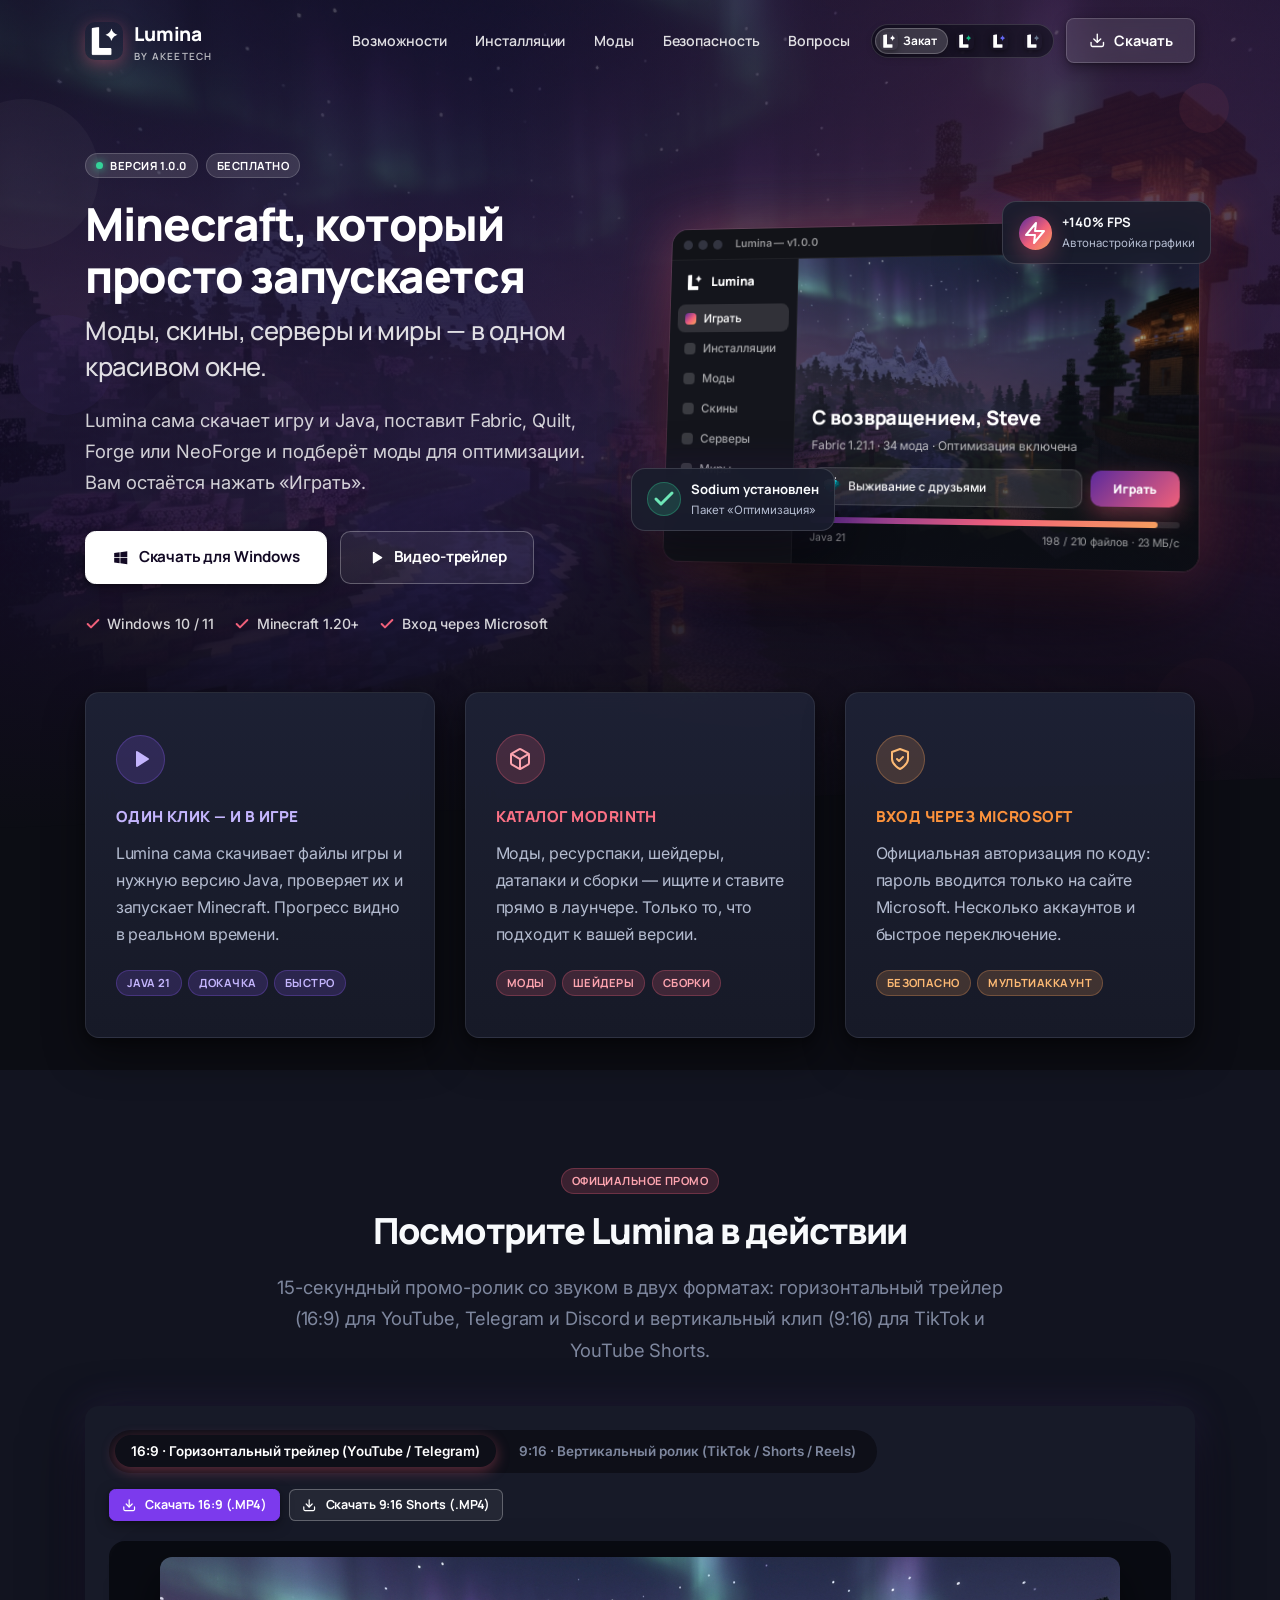
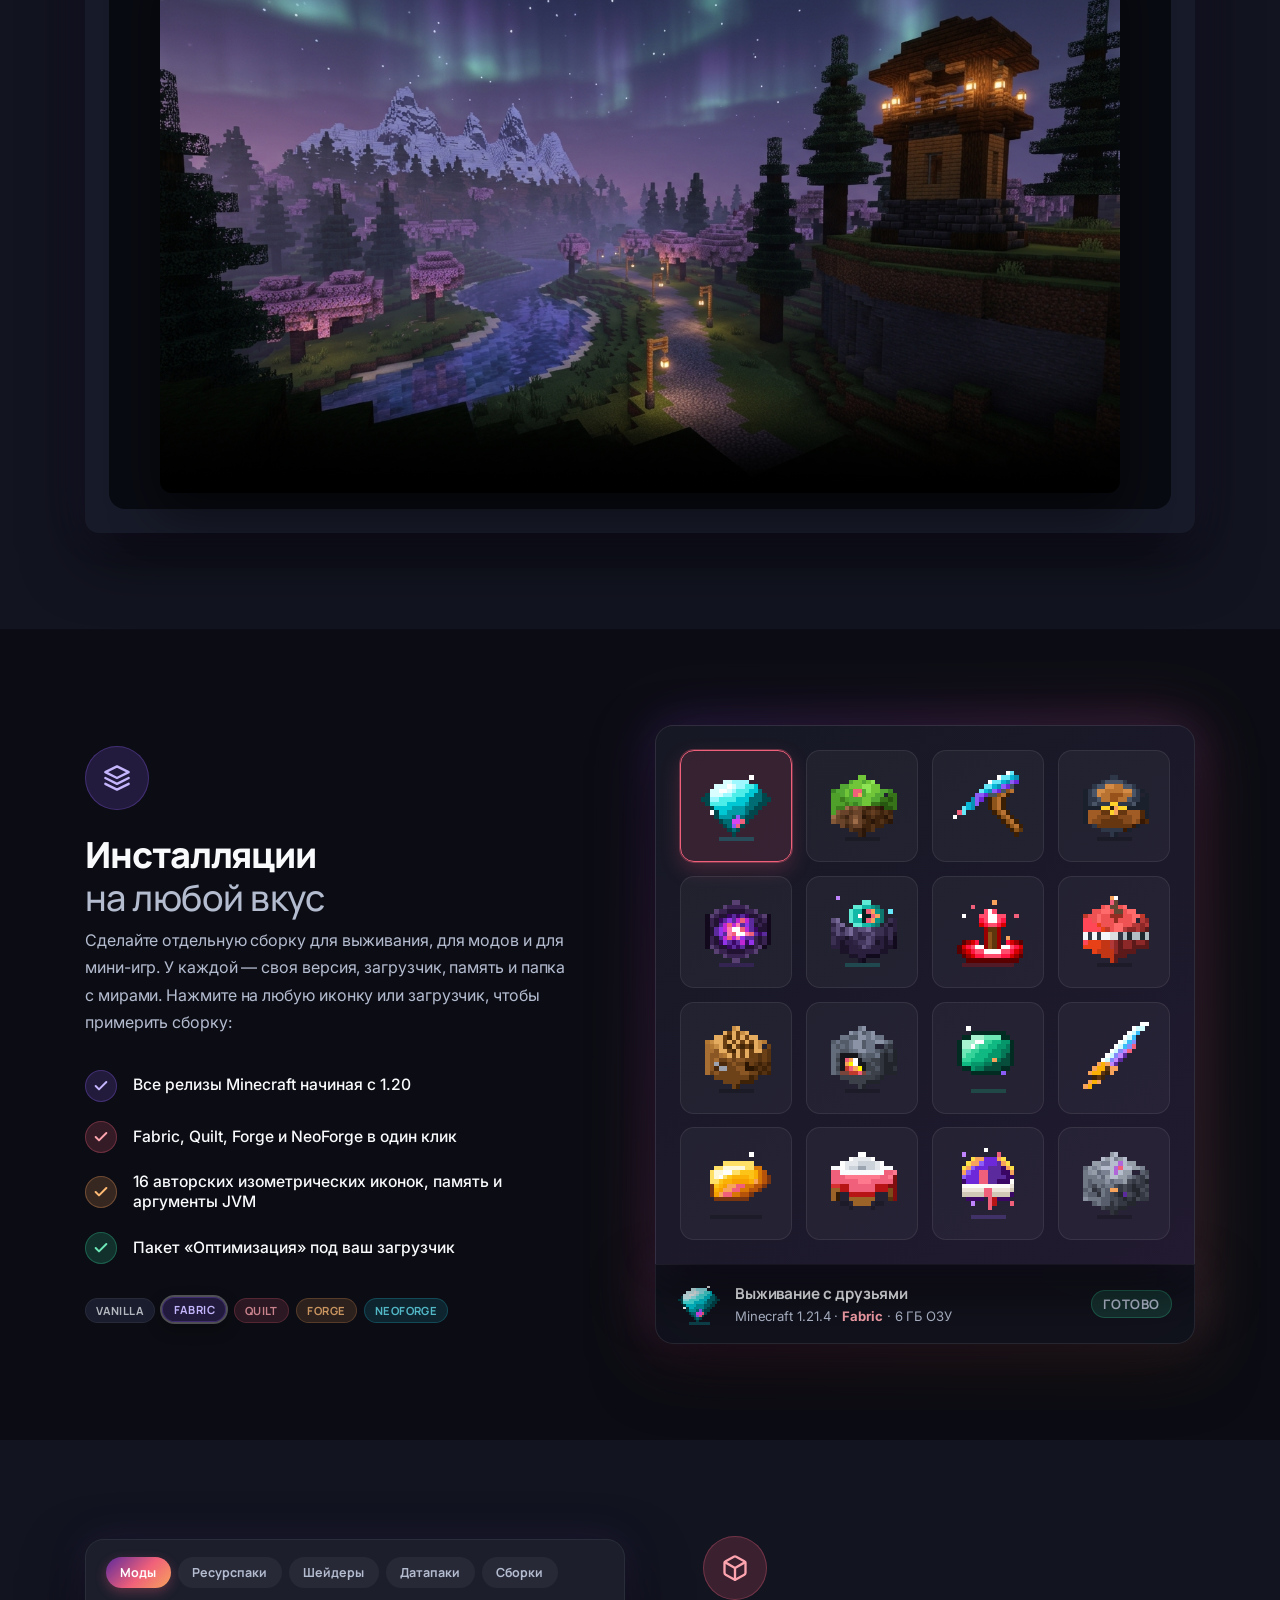
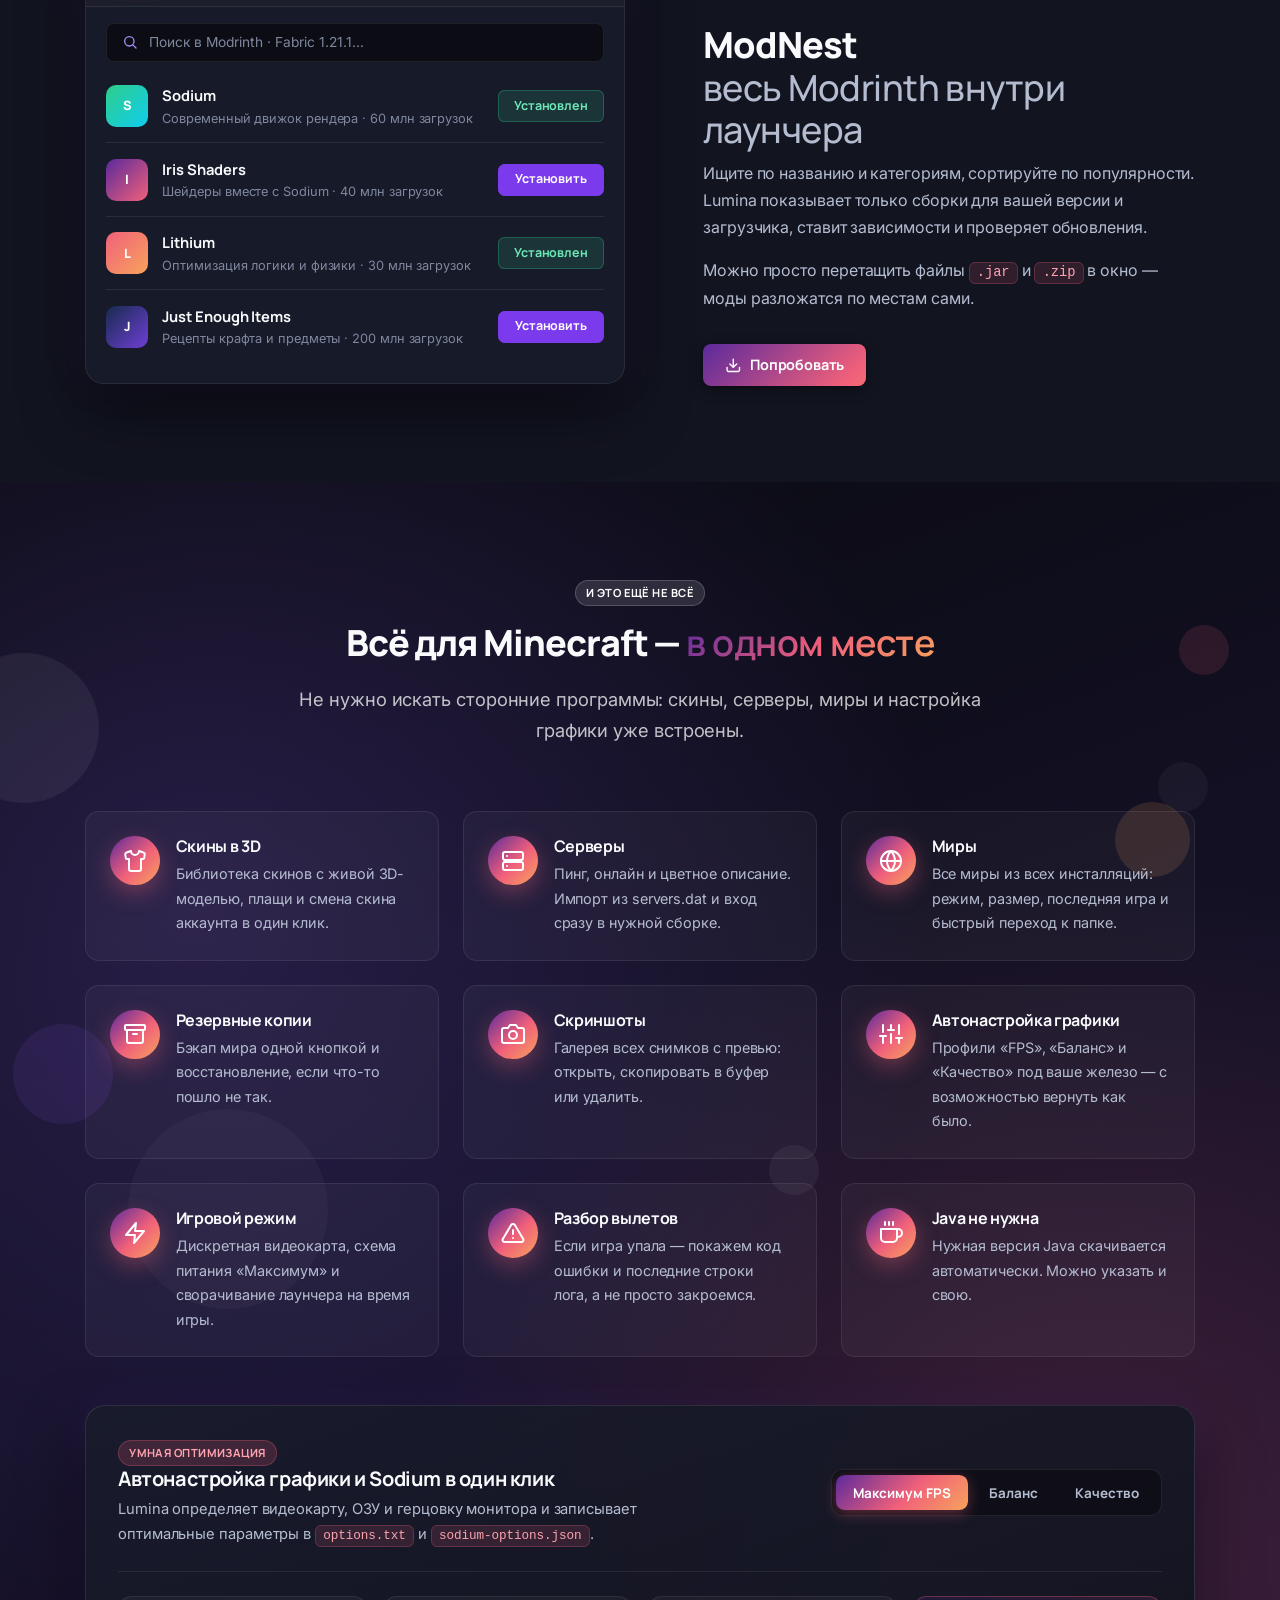
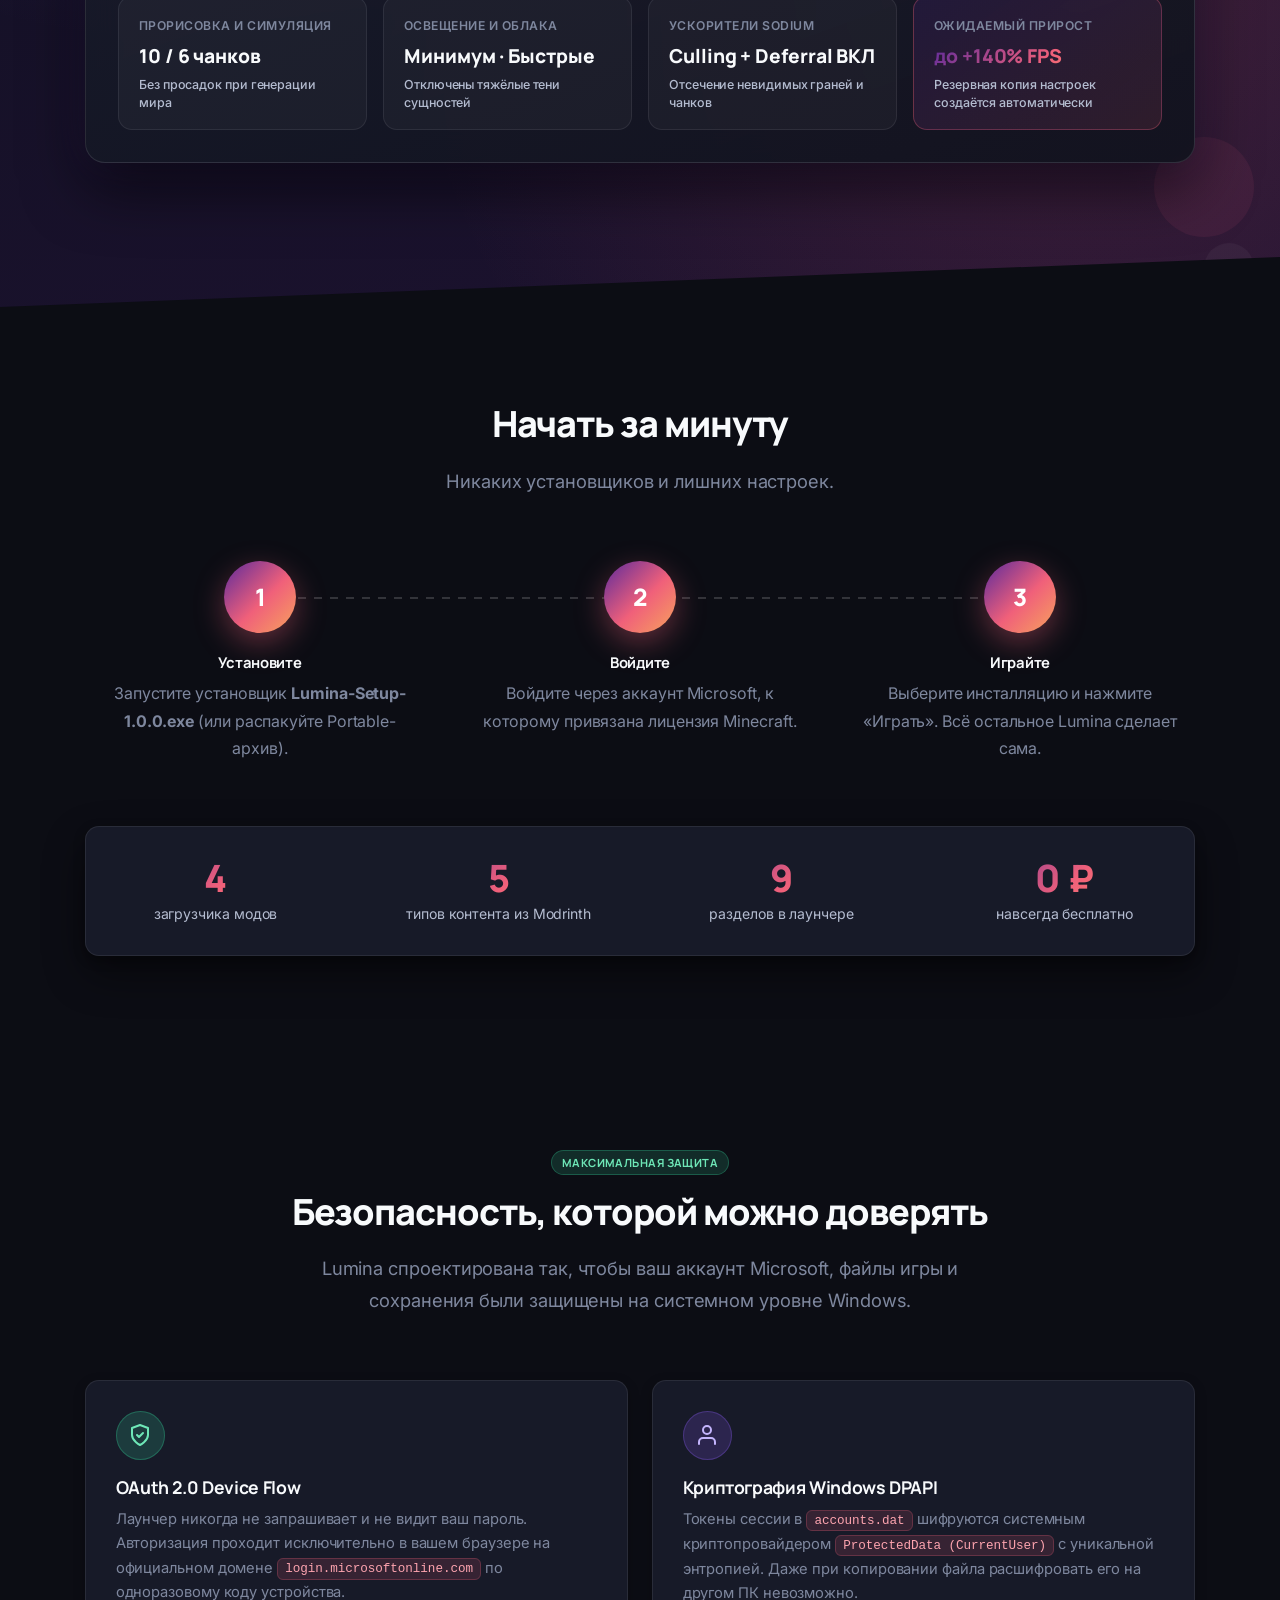
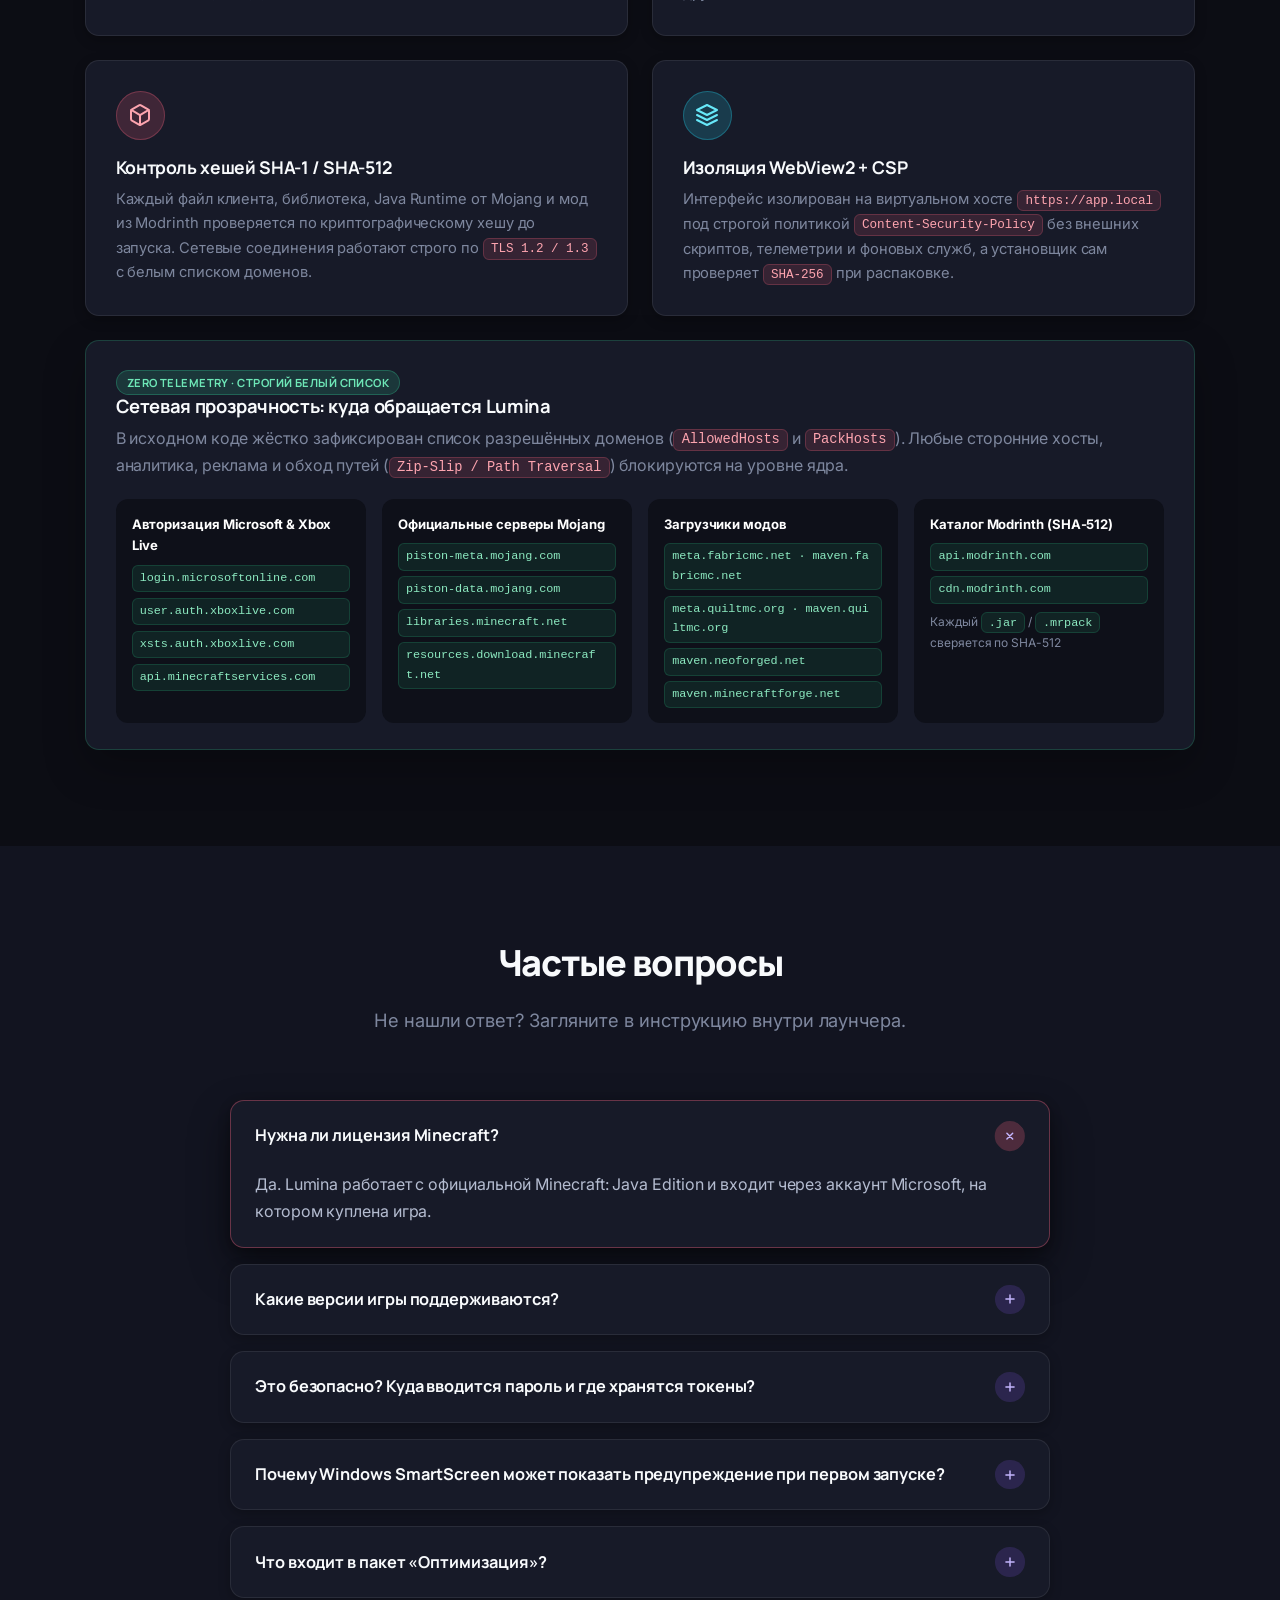
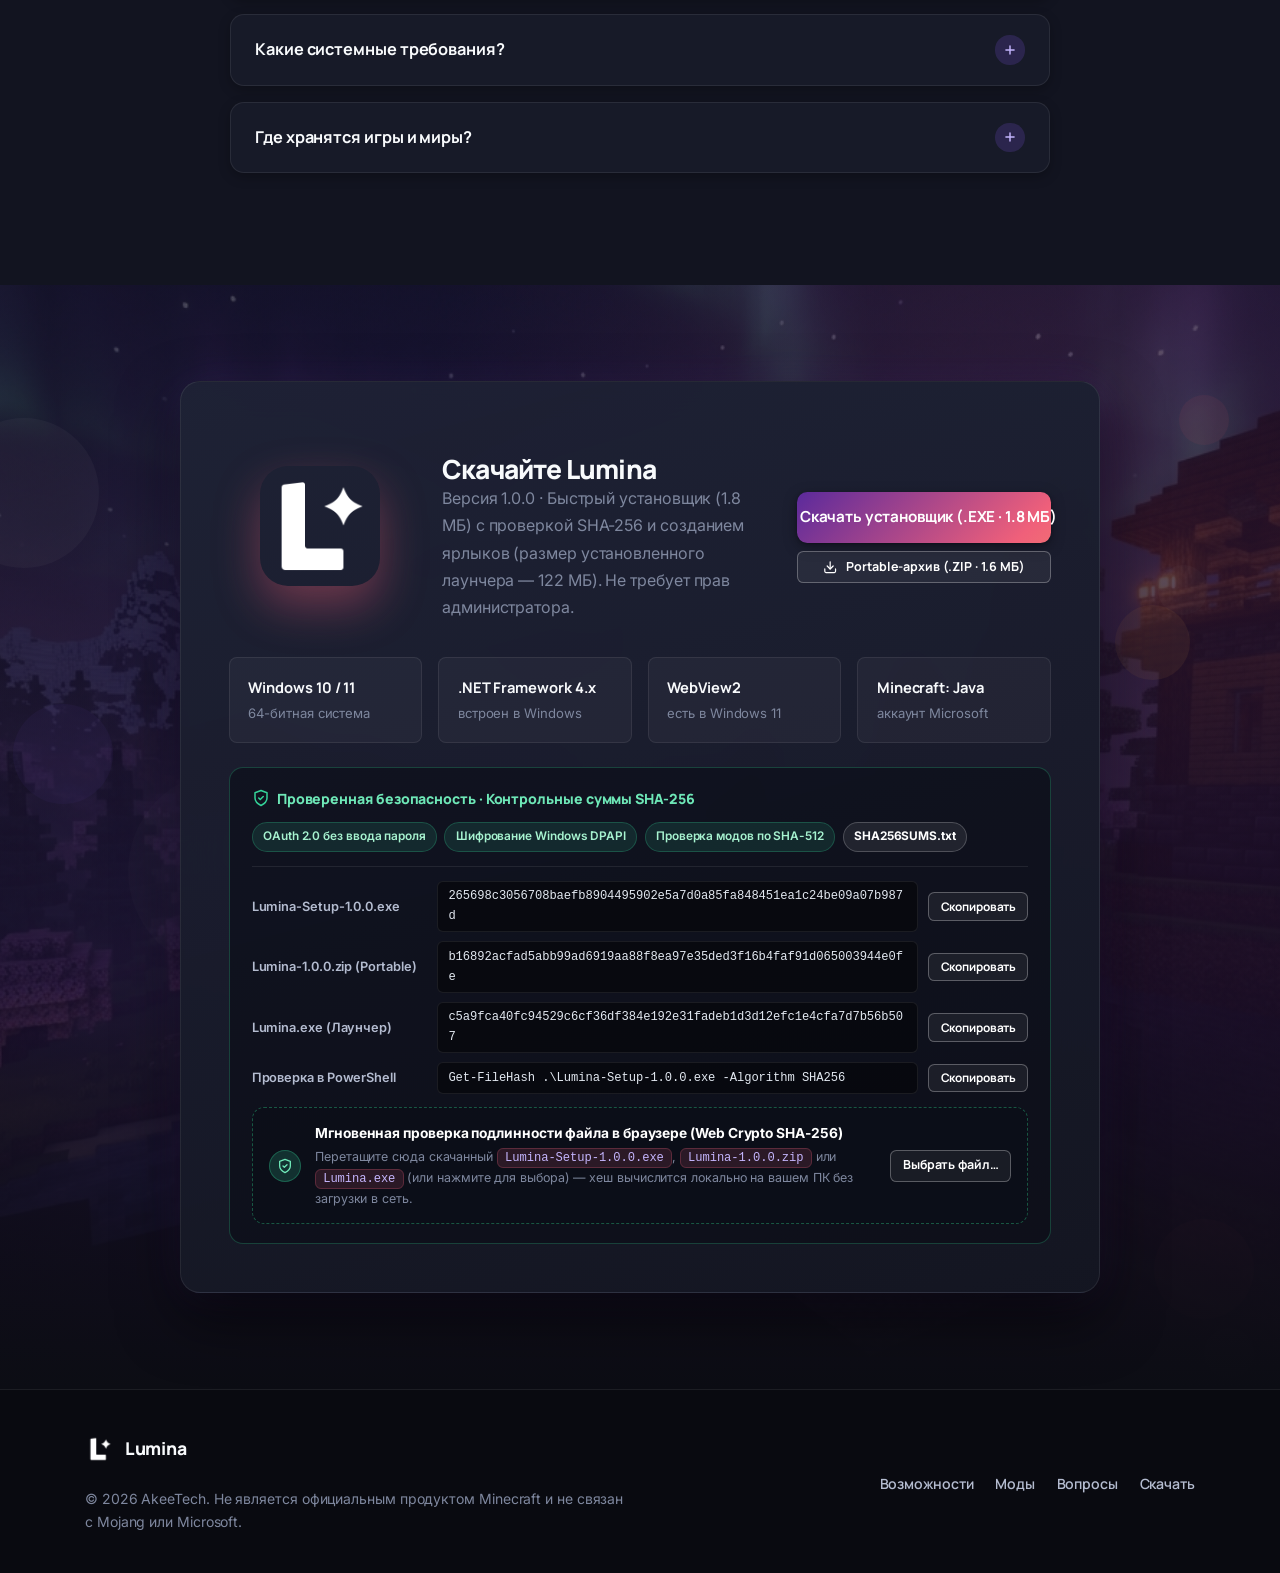
<file: index.html>
<!DOCTYPE html>
<html lang="ru">
<head>
  <meta charset="utf-8">
  <meta name="viewport" content="width=device-width, initial-scale=1, shrink-to-fit=no">
  <title>Lumina — лаунчер Minecraft от AkeeTech</title>
  <meta name="description" content="Lumina — быстрый и красивый лаунчер Minecraft: Java Edition для Windows. Fabric, Quilt, Forge, NeoForge, моды из Modrinth, скины, серверы и миры в одном окне.">
  <meta name="theme-color" content="#0c0d14">
  <meta property="og:title" content="Lumina — лаунчер Minecraft">
  <meta property="og:description" content="Моды, скины, серверы и миры — в одном окне. Бесплатно для Windows.">
  <meta property="og:image" content="assets/img/lumina-512.png">
  <link rel="icon" id="site-favicon" href="assets/img/lumina-512.png" type="image/png">
  <link rel="apple-touch-icon" id="site-apple-icon" href="assets/img/lumina-512.png">
  <!-- Manrope (заголовки) и Inter (текст) с поддержкой кириллицы -->
  <link rel="preconnect" href="https://fonts.googleapis.com">
  <link rel="preconnect" href="https://fonts.gstatic.com" crossorigin>
  <link href="https://fonts.googleapis.com/css2?family=Inter:wght@400;500;600;700&family=Manrope:wght@600;700;800&display=swap" rel="stylesheet">
  <script src="assets/js/theme-init.js"></script>
  <link rel="stylesheet" href="assets/css/argon-lumina.css">
</head>
<body>

  <!-- SVG-иконки -->
  <svg width="0" height="0" style="position:absolute" aria-hidden="true">
    <defs>
      <symbol id="i-download" viewBox="0 0 24 24" fill="none" stroke="currentColor" stroke-width="2" stroke-linecap="round" stroke-linejoin="round"><path d="M21 15v4a2 2 0 0 1-2 2H5a2 2 0 0 1-2-2v-4"/><path d="m7 10 5 5 5-5"/><path d="M12 15V3"/></symbol>
      <symbol id="i-play" viewBox="0 0 24 24" fill="currentColor"><path d="M8 5.14v13.72a1 1 0 0 0 1.5.86l11-6.86a1 1 0 0 0 0-1.72l-11-6.86A1 1 0 0 0 8 5.14Z"/></symbol>
      <symbol id="i-box" viewBox="0 0 24 24" fill="none" stroke="currentColor" stroke-width="2" stroke-linecap="round" stroke-linejoin="round"><path d="M21 16V8a2 2 0 0 0-1-1.73l-7-4a2 2 0 0 0-2 0l-7 4A2 2 0 0 0 3 8v8a2 2 0 0 0 1 1.73l7 4a2 2 0 0 0 2 0l7-4A2 2 0 0 0 21 16z"/><path d="M3.27 6.96 12 12.01l8.73-5.05M12 22.08V12"/></symbol>
      <symbol id="i-shield" viewBox="0 0 24 24" fill="none" stroke="currentColor" stroke-width="2" stroke-linecap="round" stroke-linejoin="round"><path d="M12 22s8-4 8-10V5l-8-3-8 3v7c0 6 8 10 8 10z"/><path d="m9 12 2 2 4-4"/></symbol>
      <symbol id="i-layers" viewBox="0 0 24 24" fill="none" stroke="currentColor" stroke-width="2" stroke-linecap="round" stroke-linejoin="round"><path d="m12 2 10 5-10 5L2 7l10-5z"/><path d="m2 17 10 5 10-5M2 12l10 5 10-5"/></symbol>
      <symbol id="i-search" viewBox="0 0 24 24" fill="none" stroke="currentColor" stroke-width="2" stroke-linecap="round"><circle cx="11" cy="11" r="7"/><path d="m21 21-4.35-4.35"/></symbol>
      <symbol id="i-user" viewBox="0 0 24 24" fill="none" stroke="currentColor" stroke-width="2" stroke-linecap="round" stroke-linejoin="round"><path d="M20 21v-2a4 4 0 0 0-4-4H8a4 4 0 0 0-4 4v2"/><circle cx="12" cy="7" r="4"/></symbol>
      <symbol id="i-server" viewBox="0 0 24 24" fill="none" stroke="currentColor" stroke-width="2" stroke-linecap="round" stroke-linejoin="round"><rect x="2" y="3" width="20" height="8" rx="2"/><rect x="2" y="13" width="20" height="8" rx="2"/><path d="M6 7h.01M6 17h.01"/></symbol>
      <symbol id="i-globe" viewBox="0 0 24 24" fill="none" stroke="currentColor" stroke-width="2" stroke-linecap="round" stroke-linejoin="round"><circle cx="12" cy="12" r="10"/><path d="M2 12h20M12 2a15.3 15.3 0 0 1 4 10 15.3 15.3 0 0 1-4 10 15.3 15.3 0 0 1-4-10 15.3 15.3 0 0 1 4-10z"/></symbol>
      <symbol id="i-archive" viewBox="0 0 24 24" fill="none" stroke="currentColor" stroke-width="2" stroke-linecap="round" stroke-linejoin="round"><rect x="2" y="3" width="20" height="5" rx="1"/><path d="M4 8v11a2 2 0 0 0 2 2h12a2 2 0 0 0 2-2V8M10 12h4"/></symbol>
      <symbol id="i-camera" viewBox="0 0 24 24" fill="none" stroke="currentColor" stroke-width="2" stroke-linecap="round" stroke-linejoin="round"><path d="M23 19a2 2 0 0 1-2 2H3a2 2 0 0 1-2-2V8a2 2 0 0 1 2-2h4l2-3h6l2 3h4a2 2 0 0 1 2 2z"/><circle cx="12" cy="13" r="4"/></symbol>
      <symbol id="i-sliders" viewBox="0 0 24 24" fill="none" stroke="currentColor" stroke-width="2" stroke-linecap="round"><path d="M4 21v-7M4 10V3M12 21v-9M12 8V3M20 21v-5M20 12V3M1 14h6M9 8h6M17 16h6"/></symbol>
      <symbol id="i-zap" viewBox="0 0 24 24" fill="none" stroke="currentColor" stroke-width="2" stroke-linecap="round" stroke-linejoin="round"><path d="M13 2 3 14h9l-1 8 10-12h-9l1-8z"/></symbol>
      <symbol id="i-alert" viewBox="0 0 24 24" fill="none" stroke="currentColor" stroke-width="2" stroke-linecap="round" stroke-linejoin="round"><path d="M10.29 3.86 1.82 18a2 2 0 0 0 1.71 3h16.94a2 2 0 0 0 1.71-3L13.71 3.86a2 2 0 0 0-3.42 0z"/><path d="M12 9v4M12 17h.01"/></symbol>
      <symbol id="i-coffee" viewBox="0 0 24 24" fill="none" stroke="currentColor" stroke-width="2" stroke-linecap="round" stroke-linejoin="round"><path d="M18 8h1a4 4 0 0 1 0 8h-1M2 8h16v9a4 4 0 0 1-4 4H6a4 4 0 0 1-4-4V8zM6 1v3M10 1v3M14 1v3"/></symbol>
      <symbol id="i-shirt" viewBox="0 0 24 24" fill="none" stroke="currentColor" stroke-width="2" stroke-linecap="round" stroke-linejoin="round"><path d="M20.38 3.46 16 2a4 4 0 0 1-8 0L3.62 3.46a2 2 0 0 0-1.34 2.23l.58 3.47a1 1 0 0 0 .99.84H6v10c0 1.1.9 2 2 2h8a2 2 0 0 0 2-2V10h2.15a1 1 0 0 0 .99-.84l.58-3.47a2 2 0 0 0-1.34-2.23z"/></symbol>
      <symbol id="i-check" viewBox="0 0 24 24" fill="none" stroke="currentColor" stroke-width="3" stroke-linecap="round" stroke-linejoin="round"><path d="M20 6 9 17l-5-5"/></symbol>
      <symbol id="i-windows" viewBox="0 0 24 24" fill="currentColor"><path d="M3 5.5 10.5 4.5v7H3zM11.5 4.4 21 3v8.5h-9.5zM3 12.5h7.5v7L3 18.5zM11.5 12.5H21V21l-9.5-1.4z"/></symbol>
      <symbol id="i-gift" viewBox="0 0 24 24" fill="none" stroke="currentColor" stroke-width="2" stroke-linecap="round" stroke-linejoin="round"><path d="M20 12v10H4V12M2 7h20v5H2zM12 22V7M12 7H7.5a2.5 2.5 0 0 1 0-5C11 2 12 7 12 7zM12 7h4.5a2.5 2.5 0 0 0 0-5C13 2 12 7 12 7z"/></symbol>
      <symbol id="i-menu" viewBox="0 0 24 24" fill="none" stroke="currentColor" stroke-width="2" stroke-linecap="round"><path d="M4 7h16M4 12h16M4 17h16"/></symbol>
      <symbol id="i-sparkle" viewBox="0 0 24 24" fill="currentColor"><path d="M12 2C12 7.5 7.5 12 2 12c5.5 0 10 4.5 10 10 0-5.5 4.5-10 10-10-5.5 0-10-4.5-10-10Z"/></symbol>
    </defs>
  </svg>

  <!-- ===================== Навигация ===================== -->
  <nav class="navbar" id="navbar">
    <div class="container">
      <a class="navbar-brand" href="#top">
        <img src="assets/img/lumina-512.png" data-theme-logo alt="Lumina">
        <span>Lumina<small>by AkeeTech</small></span>
      </a>
      <button class="navbar-toggler" id="nav-toggle" aria-label="Меню" aria-expanded="false">
        <svg><use href="#i-menu"/></svg>
      </button>
      <div class="navbar-collapse">
        <ul class="navbar-nav">
          <li><a class="nav-link" href="#features">Возможности</a></li>
          <li><a class="nav-link" href="#instances">Инсталляции</a></li>
          <li><a class="nav-link" href="#modnest">Моды</a></li>
          <li><a class="nav-link" href="#security">Безопасность</a></li>
          <li><a class="nav-link" href="#faq">Вопросы</a></li>
          <li class="theme-switcher-item">
            <div class="theme-switcher" role="group" aria-label="Выбор темы">
              <button type="button" class="theme-btn active" data-set-theme="lumina" title="Классика (Закат)">
                <img src="assets/img/lumina-512.png" alt="">
                <span>Закат</span>
              </button>
              <button type="button" class="theme-btn" data-set-theme="emerald" title="Зелёный градиент">
                <img src="assets/img/lumina-emerald.png" alt="">
                <span>Зелёный</span>
              </button>
              <button type="button" class="theme-btn" data-set-theme="indigo" title="Индиго">
                <img src="assets/img/lumina-indigo.png" alt="">
                <span>Индиго</span>
              </button>
              <button type="button" class="theme-btn" data-set-theme="dark" title="Тёмный градиент">
                <img src="assets/img/lumina-dark.png" alt="">
                <span>Тёмный</span>
              </button>
            </div>
          </li>
          <li><a class="btn btn-neutral btn-icon" href="#download"><svg><use href="#i-download"/></svg>Скачать</a></li>
        </ul>
      </div>
    </div>
  </nav>

  <main id="top">

    <!-- ===================== Герой ===================== -->
    <section class="section section-shaped hero">
      <div class="shape shape-lumina">
        <span class="span-150"></span><span class="span-50"></span><span class="span-50"></span>
        <span class="span-75"></span><span class="span-100"></span><span class="span-75"></span>
        <span class="span-50"></span><span class="span-100"></span><span class="span-50"></span>
      </div>
      <div class="container">
        <div class="row align-items-center">
          <div class="col-lg-6">
            <div class="hero-badges">
              <span class="badge badge-pill badge-white badge-dot">Версия 1.0.0</span>
              <span class="badge badge-pill badge-white">Бесплатно</span>
            </div>
            <h1 class="display-2">Minecraft, который просто запускается
              <span>Моды, скины, серверы и миры — в одном красивом окне.</span>
            </h1>
            <p class="lead">Lumina сама скачает игру и Java, поставит Fabric, Quilt, Forge или NeoForge и подберёт моды для оптимизации. Вам остаётся нажать «Играть».</p>
            <div class="hero-actions">
              <a href="#download" class="btn btn-white btn-lg btn-icon"><svg><use href="#i-windows"/></svg>Скачать для Windows</a>
              <a href="#trailer" class="btn btn-outline-white btn-lg btn-icon"><svg><use href="#i-play"/></svg>Видео-трейлер</a>
            </div>
            <div class="hero-meta">
              <span><svg><use href="#i-check"/></svg>Windows 10 / 11</span>
              <span><svg><use href="#i-check"/></svg>Minecraft 1.20+</span>
              <span><svg><use href="#i-check"/></svg>Вход через Microsoft</span>
            </div>
          </div>
          <div class="col-lg-6">
            <div class="mockup-wrap reveal">
              <div class="mockup" id="hero-mockup">
                <div class="mockup-bar"><i></i><i></i><i></i><b>Lumina — v1.0.0</b></div>
                <div class="mockup-body">
                  <div class="mockup-side">
                    <div class="m-logo"><img src="assets/img/lumina-512.png" data-theme-logo alt="">Lumina</div>
                    <button type="button" class="m-item active" data-m-view="play"><i></i>Играть</button>
                    <button type="button" class="m-item" data-m-view="instances"><i></i>Инсталляции</button>
                    <button type="button" class="m-item" data-m-view="mods"><i></i>Моды</button>
                    <button type="button" class="m-item" data-m-view="skins"><i></i>Скины</button>
                    <button type="button" class="m-item" data-m-view="servers"><i></i>Серверы</button>
                    <button type="button" class="m-item" data-m-view="worlds"><i></i>Миры</button>
                    <button type="button" class="m-item" data-m-view="settings"><i></i>Настройки</button>
                  </div>
                  <div class="mockup-main" id="m-screen">
                    <div class="m-view active" data-m-panel="play">
                      <div class="m-title">С возвращением, Steve</div>
                      <div class="m-sub" id="m-sub">Fabric 1.21.1 · 34 мода · Оптимизация включена</div>
                      <div class="m-row">
                        <button type="button" class="m-select" id="m-instance-cycle" title="Нажмите, чтобы переключить сборку">
                          <img id="m-inst-icon" src="assets/img/icons/diamond.svg" alt="">
                          <span id="m-inst-name">Выживание с друзьями</span>
                        </button>
                        <button type="button" class="m-play" id="m-play-btn">Играть</button>
                      </div>
                      <div class="m-progress"><span id="m-bar"></span></div>
                      <div class="m-progress-text"><span id="m-label">Ресурсы игры</span><span id="m-text">0 / 3900 файлов</span></div>
                    </div>
                    <div class="m-view" data-m-panel="instances">
                      <div class="m-title">Инсталляции</div>
                      <div class="m-sub">3 сборки · кликните для быстрого запуска</div>
                      <div class="m-mini-list">
                        <div class="m-mini-row"><img src="assets/img/icons/diamond.svg" alt=""><div><b>Выживание с друзьями</b><small>Fabric 1.21.1 · 6 ГБ ОЗУ</small></div><span class="m-tag">Готово</span></div>
                        <div class="m-mini-row"><img src="assets/img/icons/nether.svg" alt=""><div><b>Тест шейдеров</b><small>Iris + Sodium 1.21.1 · 8 ГБ ОЗУ</small></div><span class="m-tag">34 мода</span></div>
                        <div class="m-mini-row"><img src="assets/img/icons/crafting.svg" alt=""><div><b>Техно-сборка Create</b><small>NeoForge 1.20.4 · 8 ГБ ОЗУ</small></div><span class="m-tag">68 модов</span></div>
                      </div>
                    </div>
                    <div class="m-view" data-m-panel="mods">
                      <div class="m-title">ModNest · Каталог</div>
                      <div class="m-sub">Подборка под Fabric 1.21.1 · Пакет «Оптимизация» активен</div>
                      <div class="m-mini-list">
                        <div class="m-mini-row"><span class="m-dot ok"></span><div><b>Sodium + Lithium</b><small>Ускорение рендера и тиков</small></div><span class="m-tag ok">Вкл</span></div>
                        <div class="m-mini-row"><span class="m-dot ok"></span><div><b>Iris Shaders</b><small>Поддержка шейдеров</small></div><span class="m-tag ok">Вкл</span></div>
                        <div class="m-mini-row"><span class="m-dot"></span><div><b>FerriteCore + ImmediatelyFast</b><small>Экономия ОЗУ до 45%</small></div><span class="m-tag ok">Вкл</span></div>
                      </div>
                    </div>
                    <div class="m-view" data-m-panel="skins">
                      <div class="m-title">Библиотека скинов</div>
                      <div class="m-sub">3D-предпросмотр, модели Classic / Slim и плащи</div>
                      <div class="m-mini-list">
                        <div class="m-mini-row"><img src="assets/img/icons/emerald.svg" alt=""><div><b>Steve · Основной скин</b><small>Классические руки (4px) · Плащ Migrator</small></div><span class="m-tag ok">Надет</span></div>
                        <div class="m-mini-row"><img src="assets/img/icons/gold.svg" alt=""><div><b>Рыцарь Незера</b><small>Тонкие руки (3px) · В библиотеке</small></div><span class="m-tag">Выбрать</span></div>
                      </div>
                    </div>
                    <div class="m-view" data-m-panel="servers">
                      <div class="m-title">Серверы</div>
                      <div class="m-sub">Живой пинг и вход сразу с нужной сборкой</div>
                      <div class="m-mini-list">
                        <div class="m-mini-row"><img src="assets/img/icons/grass.svg" alt=""><div><b>Hypixel Network</b><small>mc.hypixel.net · 42 810 игроков</small></div><span class="m-tag ok">38 мс</span></div>
                        <div class="m-mini-row"><img src="assets/img/icons/sword.svg" alt=""><div><b>Наш приватный SMP</b><small>smp.akee.tech · 12 / 30 игроков</small></div><span class="m-tag ok">14 мс</span></div>
                      </div>
                    </div>
                    <div class="m-view" data-m-panel="worlds">
                      <div class="m-title">Миры и бэкапы</div>
                      <div class="m-sub">Все сохранения и скриншоты в одном окне</div>
                      <div class="m-mini-list">
                        <div class="m-mini-row"><img src="assets/img/icons/grass.svg" alt=""><div><b>Основной мир 1.21</b><small>Выживание · 412 МБ · Бэкап сегодня</small></div><span class="m-tag ok">Бэкап</span></div>
                        <div class="m-mini-row"><img src="assets/img/icons/redstone.svg" alt=""><div><b>Тест механизмов</b><small>Творческий · 86 МБ</small></div><span class="m-tag">Папка</span></div>
                      </div>
                    </div>
                    <div class="m-view" data-m-panel="settings">
                      <div class="m-title">Настройки и Игровой режим</div>
                      <div class="m-sub">Автовыбор Java 21 · Высокий приоритет GPU</div>
                      <div class="m-mini-list">
                        <div class="m-mini-row"><img src="assets/img/icons/furnace.svg" alt=""><div><b>Память JVM: 6144 МБ</b><small>Рекомендовано для 16 ГБ ОЗУ</small></div><span class="m-tag ok">Авто</span></div>
                        <div class="m-mini-row"><img src="assets/img/icons/tnt.svg" alt=""><div><b>Игровой режим</b><small>Дискретная GPU + питание «Максимум»</small></div><span class="m-tag ok">Активен</span></div>
                      </div>
                    </div>
                  </div>
                </div>
              </div>
              <div class="floating-chip chip-1">
                <span class="icon icon-shape icon-shape-success"><svg><use href="#i-check"/></svg></span>
                <div>Sodium установлен<small>Пакет «Оптимизация»</small></div>
              </div>
              <div class="floating-chip chip-2">
                <span class="icon icon-shape icon-shape-gradient"><svg><use href="#i-zap"/></svg></span>
                <div>+140% FPS<small>Автонастройка графики</small></div>
              </div>
            </div>
          </div>
        </div>
      </div>
      <div class="separator separator-bottom separator-skew">
        <svg x="0" y="0" viewBox="0 0 2560 100" preserveAspectRatio="none" xmlns="http://www.w3.org/2000/svg"><polygon class="fill-white" points="2560 0 2560 100 0 100"/></svg>
      </div>
    </section>

    <!-- ===================== Три главные карточки ===================== -->
    <section class="section section-lg section-features" id="features">
      <div class="container">
        <div class="row justify-content-center">
          <div class="col-lg-12">
            <div class="row row-grid row-cards">
              <div class="col-lg-4 reveal">
                <div class="card card-lift--hover shadow border-0 feature-card h-100">
                  <div class="card-body">
                    <div class="icon icon-shape icon-shape-primary"><svg><use href="#i-play"/></svg></div>
                    <h6 class="text-primary">Один клик — и в игре</h6>
                    <p>Lumina сама скачивает файлы игры и нужную версию Java, проверяет их и запускает Minecraft. Прогресс видно в реальном времени.</p>
                    <div class="badges">
                      <span class="badge badge-pill badge-primary">Java 21</span>
                      <span class="badge badge-pill badge-primary">Докачка</span>
                      <span class="badge badge-pill badge-primary">Быстро</span>
                    </div>
                  </div>
                </div>
              </div>
              <div class="col-lg-4 reveal" data-delay="1">
                <div class="card card-lift--hover shadow border-0 feature-card h-100">
                  <div class="card-body">
                    <div class="icon icon-shape icon-shape-coral"><svg><use href="#i-box"/></svg></div>
                    <h6 class="h6-coral">Каталог Modrinth</h6>
                    <p>Моды, ресурспаки, шейдеры, датапаки и сборки — ищите и ставите прямо в лаунчере. Только то, что подходит к вашей версии.</p>
                    <div class="badges">
                      <span class="badge badge-pill badge-coral">Моды</span>
                      <span class="badge badge-pill badge-coral">Шейдеры</span>
                      <span class="badge badge-pill badge-coral">Сборки</span>
                    </div>
                  </div>
                </div>
              </div>
              <div class="col-lg-4 reveal" data-delay="2">
                <div class="card card-lift--hover shadow border-0 feature-card h-100">
                  <div class="card-body">
                    <div class="icon icon-shape icon-shape-orange"><svg><use href="#i-shield"/></svg></div>
                    <h6 class="h6-orange">Вход через Microsoft</h6>
                    <p>Официальная авторизация по коду: пароль вводится только на сайте Microsoft. Несколько аккаунтов и быстрое переключение.</p>
                    <div class="badges">
                      <span class="badge badge-pill badge-orange">Безопасно</span>
                      <span class="badge badge-pill badge-orange">Мультиаккаунт</span>
                    </div>
                  </div>
                </div>
              </div>
            </div>
          </div>
        </div>
      </div>
    </section>

    <!-- ===================== Видео-трейлер и рекламные ролики ===================== -->
    <section class="section section-lg bg-secondary" id="trailer">
      <div class="container">
        <div class="row justify-content-center text-center mb-4">
          <div class="col-lg-8 reveal">
            <span class="badge badge-pill badge-coral mb-3">Официальное промо</span>
            <h2 class="display-3">Посмотрите Lumina в действии</h2>
            <p class="lead text-muted">15-секундный промо-ролик со звуком в двух форматах: горизонтальный трейлер (16:9) для YouTube, Telegram и Discord и вертикальный клип (9:16) для TikTok и YouTube Shorts.</p>
          </div>
        </div>
        <div class="trailer-showcase reveal" id="trailer-showcase">
          <div class="trailer-toolbar">
            <div class="trailer-tabs" role="tablist" aria-label="Формат промо-видео">
              <button type="button" class="trailer-tab active" data-video-mode="wide">16:9 · Горизонтальный трейлер (YouTube / Telegram)</button>
              <button type="button" class="trailer-tab" data-video-mode="vertical">9:16 · Вертикальный ролик (TikTok / Shorts / Reels)</button>
            </div>
            <div class="trailer-downloads">
              <a href="assets/video/Lumina-Promo-16x9.mp4" download class="btn btn-sm btn-primary btn-icon"><svg><use href="#i-download"/></svg>Скачать 16:9 (.MP4)</a>
              <a href="assets/video/Lumina-Shorts-9x16.mp4" download class="btn btn-sm btn-outline-white btn-icon"><svg><use href="#i-download"/></svg>Скачать 9:16 Shorts (.MP4)</a>
            </div>
          </div>
          <div class="trailer-stage">
            <div class="trailer-frame active" data-video-panel="wide">
              <video id="video-wide" src="assets/video/Lumina-Promo-16x9.mp4" poster="assets/img/minecraft-hero.jpg" controls playsinline preload="metadata"></video>
            </div>
            <div class="trailer-frame trailer-frame-vertical" data-video-panel="vertical">
              <video id="video-vertical" src="assets/video/Lumina-Shorts-9x16.mp4" poster="assets/img/minecraft-hero.jpg" controls playsinline preload="metadata"></video>
            </div>
          </div>
        </div>
      </div>
    </section>

    <!-- ===================== Инсталляции ===================== -->
    <section class="section section-lg" id="instances">
      <div class="container">
        <div class="row row-grid align-items-center">
          <div class="col-md-6 order-md-2 reveal">
            <div class="icons-board-wrap">
              <div class="icons-board" id="icons-board">
                <button type="button" class="tile active" data-icon="assets/img/icons/diamond.svg" data-title="Выживание с друзьями"><img src="assets/img/icons/diamond.svg" alt="Алмаз"></button>
                <button type="button" class="tile" data-icon="assets/img/icons/grass.svg" data-title="Классический мир"><img src="assets/img/icons/grass.svg" alt="Трава"></button>
                <button type="button" class="tile" data-icon="assets/img/icons/pickaxe.svg" data-title="Шахтёрский поход"><img src="assets/img/icons/pickaxe.svg" alt="Кирка"></button>
                <button type="button" class="tile" data-icon="assets/img/icons/chest.svg" data-title="Склад сокровищ"><img src="assets/img/icons/chest.svg" alt="Сундук"></button>
                <button type="button" class="tile" data-icon="assets/img/icons/nether.svg" data-title="Экспедиция в Незер"><img src="assets/img/icons/nether.svg" alt="Незер"></button>
                <button type="button" class="tile" data-icon="assets/img/icons/end.svg" data-title="Поход в Энд"><img src="assets/img/icons/end.svg" alt="Энд"></button>
                <button type="button" class="tile" data-icon="assets/img/icons/redstone.svg" data-title="Лаборатория редстоуна"><img src="assets/img/icons/redstone.svg" alt="Редстоун"></button>
                <button type="button" class="tile" data-icon="assets/img/icons/tnt.svg" data-title="Полигон испытаний"><img src="assets/img/icons/tnt.svg" alt="TNT"></button>
                <button type="button" class="tile" data-icon="assets/img/icons/crafting.svg" data-title="Техно-сборка Create"><img src="assets/img/icons/crafting.svg" alt="Верстак"></button>
                <button type="button" class="tile" data-icon="assets/img/icons/furnace.svg" data-title="Индустриальный мир"><img src="assets/img/icons/furnace.svg" alt="Печь"></button>
                <button type="button" class="tile" data-icon="assets/img/icons/emerald.svg" data-title="Торговая империя"><img src="assets/img/icons/emerald.svg" alt="Изумруд"></button>
                <button type="button" class="tile" data-icon="assets/img/icons/sword.svg" data-title="PvP и мини-игры"><img src="assets/img/icons/sword.svg" alt="Меч"></button>
                <button type="button" class="tile" data-icon="assets/img/icons/gold.svg" data-title="Золотая лихорадка"><img src="assets/img/icons/gold.svg" alt="Золото"></button>
                <button type="button" class="tile" data-icon="assets/img/icons/bed.svg" data-title="Уютный сервер"><img src="assets/img/icons/bed.svg" alt="Кровать"></button>
                <button type="button" class="tile" data-icon="assets/img/icons/book.svg" data-title="Магия и чары"><img src="assets/img/icons/book.svg" alt="Книга"></button>
                <button type="button" class="tile" data-icon="assets/img/icons/stone.svg" data-title="Хардкор на камне"><img src="assets/img/icons/stone.svg" alt="Камень"></button>
              </div>
              <div class="inst-preview-card" id="inst-preview-card">
                <img id="ip-icon" src="assets/img/icons/diamond.svg" alt="">
                <div class="ip-meta">
                  <strong id="ip-title">Выживание с друзьями</strong>
                  <span id="ip-sub">Minecraft 1.21.4 · <b id="ip-loader">Fabric</b> · 6 ГБ ОЗУ</span>
                </div>
                <span class="badge badge-pill badge-success badge-dot">Готово</span>
              </div>
            </div>
          </div>
          <div class="col-md-6 order-md-1 reveal" data-delay="1">
            <div class="pr-md-5">
              <div class="icon icon-lg icon-shape icon-shape-primary shadow-sm mb-4"><svg><use href="#i-layers"/></svg></div>
              <h3 class="display-3">Инсталляции<span>на любой вкус</span></h3>
              <p>Сделайте отдельную сборку для выживания, для модов и для мини-игр. У каждой — своя версия, загрузчик, память и папка с мирами. Нажмите на любую иконку или загрузчик, чтобы примерить сборку:</p>
              <ul class="list-unstyled check-list mt-4">
                <li><span class="icon icon-sm icon-shape icon-shape-primary"><svg><use href="#i-check"/></svg></span><h6>Все релизы Minecraft начиная с 1.20</h6></li>
                <li><span class="icon icon-sm icon-shape icon-shape-coral"><svg><use href="#i-check"/></svg></span><h6>Fabric, Quilt, Forge и NeoForge в один клик</h6></li>
                <li><span class="icon icon-sm icon-shape icon-shape-orange"><svg><use href="#i-check"/></svg></span><h6>16 авторских изометрических иконок, память и аргументы JVM</h6></li>
                <li><span class="icon icon-sm icon-shape icon-shape-success"><svg><use href="#i-check"/></svg></span><h6>Пакет «Оптимизация» под ваш загрузчик</h6></li>
              </ul>
              <div class="mt-4 loader-pills" id="loader-pills">
                <button type="button" class="badge badge-pill badge-default loader-pill" data-loader="Vanilla">Vanilla</button>
                <button type="button" class="badge badge-pill badge-primary loader-pill active" data-loader="Fabric">Fabric</button>
                <button type="button" class="badge badge-pill badge-coral loader-pill" data-loader="Quilt">Quilt</button>
                <button type="button" class="badge badge-pill badge-orange loader-pill" data-loader="Forge">Forge</button>
                <button type="button" class="badge badge-pill badge-info loader-pill" data-loader="NeoForge">NeoForge</button>
              </div>
            </div>
          </div>
        </div>
      </div>
    </section>

    <!-- ===================== ModNest ===================== -->
    <section class="section section-lg bg-secondary" id="modnest">
      <div class="container">
        <div class="row row-grid align-items-center">
          <div class="col-md-6 reveal">
            <div class="catalog" id="modnest-demo">
              <div class="catalog-head" role="tablist" aria-label="Категории ModNest">
                <button type="button" class="catalog-tab active" data-cat="mods">Моды</button>
                <button type="button" class="catalog-tab" data-cat="resourcepacks">Ресурспаки</button>
                <button type="button" class="catalog-tab" data-cat="shaders">Шейдеры</button>
                <button type="button" class="catalog-tab" data-cat="datapacks">Датапаки</button>
                <button type="button" class="catalog-tab" data-cat="modpacks">Сборки</button>
              </div>
              <label class="catalog-search">
                <svg><use href="#i-search"/></svg>
                <input type="search" id="catalog-filter" placeholder="Поиск в Modrinth · Fabric 1.21.1…" autocomplete="off">
              </label>
              <ul class="catalog-list" id="catalog-list">
                <li class="catalog-item">
                  <span class="ci-icon" style="background:linear-gradient(135deg,#2dce89,#11cdef)">S</span>
                  <span class="ci-text"><strong>Sodium</strong><span>Современный движок рендера · 60 млн загрузок</span></span>
                  <button type="button" class="btn btn-sm btn-installed" data-installed="true">Установлен</button>
                </li>
                <li class="catalog-item">
                  <span class="ci-icon" style="background:linear-gradient(135deg,#5b2a9c,#f0607a)">I</span>
                  <span class="ci-text"><strong>Iris Shaders</strong><span>Шейдеры вместе с Sodium · 40 млн загрузок</span></span>
                  <button type="button" class="btn btn-sm btn-primary" data-installed="false">Установить</button>
                </li>
                <li class="catalog-item">
                  <span class="ci-icon" style="background:linear-gradient(135deg,#f0607a,#f7a35c)">L</span>
                  <span class="ci-text"><strong>Lithium</strong><span>Оптимизация логики сервера · 30 млн загрузок</span></span>
                  <button type="button" class="btn btn-sm btn-installed" data-installed="true">Установлен</button>
                </li>
                <li class="catalog-item">
                  <span class="ci-icon" style="background:linear-gradient(135deg,#172b4d,#6f3fd6)">J</span>
                  <span class="ci-text"><strong>Just Enough Items</strong><span>Рецепты и предметы · 200 млн загрузок</span></span>
                  <button type="button" class="btn btn-sm btn-primary" data-installed="false">Установить</button>
                </li>
              </ul>
            </div>
          </div>
          <div class="col-md-6 reveal" data-delay="1">
            <div class="pl-md-5">
              <div class="icon icon-lg icon-shape icon-shape-coral shadow-sm mb-4"><svg><use href="#i-box"/></svg></div>
              <h3 class="display-3">ModNest<span>весь Modrinth внутри лаунчера</span></h3>
              <p>Ищите по названию и категориям, сортируйте по популярности. Lumina показывает только сборки для вашей версии и загрузчика, ставит зависимости и проверяет обновления.</p>
              <p>Можно просто перетащить файлы <code>.jar</code> и <code>.zip</code> в окно — моды разложатся по местам сами.</p>
              <a href="#download" class="btn btn-gradient btn-icon mt-3"><svg><use href="#i-download"/></svg>Попробовать</a>
            </div>
          </div>
        </div>
      </div>
    </section>

    <!-- ===================== Тёмная секция: всё остальное ===================== -->
    <section class="section section-lg section-shaped section-dark" id="more">
      <div class="shape shape-dark">
        <span class="span-150"></span><span class="span-50"></span><span class="span-50"></span>
        <span class="span-75"></span><span class="span-100"></span><span class="span-75"></span>
        <span class="span-50"></span><span class="span-100"></span><span class="span-50"></span>
      </div>
      <div class="container" style="padding-bottom:3rem">
        <div class="row justify-content-center text-center">
          <div class="col-lg-8 reveal">
            <span class="badge badge-pill badge-white mb-3">И это ещё не всё</span>
            <h2 class="display-3">Всё для Minecraft — <span class="text-gradient" style="display:inline;font-weight:600">в одном месте</span></h2>
            <p class="lead text-white-50">Не нужно искать сторонние программы: скины, серверы, миры и настройка графики уже встроены.</p>
          </div>
        </div>
        <div class="grid-features">
          <div class="mini-feature reveal">
            <span class="icon icon-shape icon-shape-gradient"><svg><use href="#i-shirt"/></svg></span>
            <div><h5>Скины в 3D</h5><p>Библиотека скинов с живой 3D-моделью, плащи и смена скина аккаунта в один клик.</p></div>
          </div>
          <div class="mini-feature reveal" data-delay="1">
            <span class="icon icon-shape icon-shape-gradient"><svg><use href="#i-server"/></svg></span>
            <div><h5>Серверы</h5><p>Пинг, онлайн и цветное описание. Импорт из servers.dat и вход сразу в нужной сборке.</p></div>
          </div>
          <div class="mini-feature reveal" data-delay="2">
            <span class="icon icon-shape icon-shape-gradient"><svg><use href="#i-globe"/></svg></span>
            <div><h5>Миры</h5><p>Все миры из всех инсталляций: режим, размер, последняя игра и быстрый переход к папке.</p></div>
          </div>
          <div class="mini-feature reveal">
            <span class="icon icon-shape icon-shape-gradient"><svg><use href="#i-archive"/></svg></span>
            <div><h5>Резервные копии</h5><p>Бэкап мира одной кнопкой и восстановление, если что-то пошло не так.</p></div>
          </div>
          <div class="mini-feature reveal" data-delay="1">
            <span class="icon icon-shape icon-shape-gradient"><svg><use href="#i-camera"/></svg></span>
            <div><h5>Скриншоты</h5><p>Галерея всех снимков с превью: открыть, скопировать в буфер или удалить.</p></div>
          </div>
          <div class="mini-feature reveal" data-delay="2">
            <span class="icon icon-shape icon-shape-gradient"><svg><use href="#i-sliders"/></svg></span>
            <div><h5>Автонастройка графики</h5><p>Профили «FPS», «Баланс» и «Качество» под ваше железо — с возможностью вернуть как было.</p></div>
          </div>
          <div class="mini-feature reveal">
            <span class="icon icon-shape icon-shape-gradient"><svg><use href="#i-zap"/></svg></span>
            <div><h5>Игровой режим</h5><p>Дискретная видеокарта, схема питания «Максимум» и сворачивание лаунчера на время игры.</p></div>
          </div>
          <div class="mini-feature reveal" data-delay="1">
            <span class="icon icon-shape icon-shape-gradient"><svg><use href="#i-alert"/></svg></span>
            <div><h5>Разбор вылетов</h5><p>Если игра упала — покажем код ошибки и последние строки лога, а не просто закроемся.</p></div>
          </div>
          <div class="mini-feature reveal" data-delay="2">
            <span class="icon icon-shape icon-shape-gradient"><svg><use href="#i-coffee"/></svg></span>
            <div><h5>Java не нужна</h5><p>Нужная версия Java скачивается автоматически. Можно указать и свою.</p></div>
          </div>
        </div>

        <!-- Интерактивный стенд автонастройки графики -->
        <div class="gfx-showcase reveal mt-5" id="gfx-showcase">
          <div class="gfx-showcase-head">
            <div>
              <span class="badge badge-pill badge-coral mb-2">Умная оптимизация</span>
              <h4>Автонастройка графики и Sodium в один клик</h4>
              <p class="mb-0">Lumina определяет видеокарту, ОЗУ и герцовку монитора и записывает оптимальные параметры в <code>options.txt</code> и <code>sodium-options.json</code>.</p>
            </div>
            <div class="gfx-presets" role="tablist" aria-label="Профили графики">
              <button type="button" class="gfx-preset-btn active" data-preset="fps">Максимум FPS</button>
              <button type="button" class="gfx-preset-btn" data-preset="balance">Баланс</button>
              <button type="button" class="gfx-preset-btn" data-preset="quality">Качество</button>
            </div>
          </div>
          <div class="gfx-showcase-grid">
            <div class="gfx-stat-box">
              <span>Прорисовка и симуляция</span>
              <strong id="gfx-val-chunks">10 / 6 чанков</strong>
              <small id="gfx-sub-chunks">Без просадок при генерации мира</small>
            </div>
            <div class="gfx-stat-box">
              <span>Освещение и облака</span>
              <strong id="gfx-val-light">Минимум · Быстрые</strong>
              <small id="gfx-sub-light">Отключены тяжёлые тени сущностей</small>
            </div>
            <div class="gfx-stat-box">
              <span>Ускорители Sodium</span>
              <strong id="gfx-val-sodium">Culling + Deferral ВКЛ</strong>
              <small id="gfx-sub-sodium">Отсечение невидимых граней и чанков</small>
            </div>
            <div class="gfx-stat-box highlight">
              <span>Ожидаемый прирост</span>
              <strong class="text-gradient" id="gfx-val-fps">до +140% FPS</strong>
              <small id="gfx-sub-fps">Резервная копия настроек создаётся автоматически</small>
            </div>
          </div>
        </div>
      </div>
      <div class="separator separator-bottom separator-skew">
        <svg x="0" y="0" viewBox="0 0 2560 100" preserveAspectRatio="none" xmlns="http://www.w3.org/2000/svg"><polygon class="fill-white" points="2560 0 2560 100 0 100"/></svg>
      </div>
    </section>

    <!-- ===================== Как начать ===================== -->
    <section class="section section-lg">
      <div class="container">
        <div class="row justify-content-center text-center mb-5">
          <div class="col-lg-8 reveal">
            <h2 class="display-3">Начать за минуту</h2>
            <p class="lead text-muted">Никаких установщиков и лишних настроек.</p>
          </div>
        </div>
        <div class="row row-grid steps">
          <div class="col-md-4 reveal">
            <div class="step"><div class="step-num">1</div><h5>Установите</h5><p class="text-muted">Запустите установщик <b>Lumina-Setup-1.0.0.exe</b> (или распакуйте Portable-архив).</p></div>
          </div>
          <div class="col-md-4 reveal" data-delay="1">
            <div class="step"><div class="step-num">2</div><h5>Войдите</h5><p class="text-muted">Войдите через аккаунт Microsoft, к которому привязана лицензия Minecraft.</p></div>
          </div>
          <div class="col-md-4 reveal" data-delay="2">
            <div class="step"><div class="step-num">3</div><h5>Играйте</h5><p class="text-muted">Выберите инсталляцию и нажмите «Играть». Всё остальное Lumina сделает сама.</p></div>
          </div>
        </div>

        <div class="card shadow border-0 mt-5 reveal">
          <div class="stats">
            <div class="stat"><strong class="text-gradient" data-count="4">4</strong><span>загрузчика модов</span></div>
            <div class="stat"><strong class="text-gradient" data-count="5">5</strong><span>типов контента из Modrinth</span></div>
            <div class="stat"><strong class="text-gradient" data-count="9">9</strong><span>разделов в лаунчере</span></div>
            <div class="stat"><strong class="text-gradient">0 ₽</strong><span>навсегда бесплатно</span></div>
          </div>
        </div>
      </div>
    </section>

    <!-- ===================== Архитектура безопасности ===================== -->
    <section class="section section-lg" id="security">
      <div class="container">
        <div class="row justify-content-center text-center mb-5">
          <div class="col-lg-8 reveal">
            <span class="badge badge-pill badge-success mb-3">Максимальная защита</span>
            <h2 class="display-3">Безопасность, которой можно доверять</h2>
            <p class="lead text-muted">Lumina спроектирована так, чтобы ваш аккаунт Microsoft, файлы игры и сохранения были защищены на системном уровне Windows.</p>
          </div>
        </div>
        <div class="security-arch-grid">
          <div class="sec-arch-card reveal">
            <div class="icon icon-shape icon-shape-success mb-3"><svg><use href="#i-shield"/></svg></div>
            <h5>OAuth 2.0 Device Flow</h5>
            <p class="text-muted">Лаунчер никогда не запрашивает и не видит ваш пароль. Авторизация проходит исключительно в вашем браузере на официальном домене <code>login.microsoftonline.com</code> по одноразовому коду устройства.</p>
          </div>
          <div class="sec-arch-card reveal" data-delay="1">
            <div class="icon icon-shape icon-shape-primary mb-3"><svg><use href="#i-user"/></svg></div>
            <h5>Криптография Windows DPAPI</h5>
            <p class="text-muted">Токены сессии в <code>accounts.dat</code> шифруются системным криптопровайдером <code>ProtectedData (CurrentUser)</code> с уникальной энтропией. Даже при копировании файла расшифровать его на другом ПК невозможно.</p>
          </div>
          <div class="sec-arch-card reveal" data-delay="2">
            <div class="icon icon-shape icon-shape-coral mb-3"><svg><use href="#i-box"/></svg></div>
            <h5>Контроль хешей SHA-1 / SHA-512</h5>
            <p class="text-muted">Каждый файл клиента, библиотека, Java Runtime от Mojang и мод из Modrinth проверяется по криптографическому хешу до запуска. Сетевые соединения работают строго по <code>TLS 1.2 / 1.3</code> с белым списком доменов.</p>
          </div>
          <div class="sec-arch-card reveal" data-delay="3">
            <div class="icon icon-shape icon-shape-info mb-3"><svg><use href="#i-layers"/></svg></div>
            <h5>Изоляция WebView2 + CSP</h5>
            <p class="text-muted">Интерфейс изолирован на виртуальном хосте <code>https://app.local</code> под строгой политикой <code>Content-Security-Policy</code> без внешних скриптов, телеметрии и фоновых служб, а установщик сам проверяет <code>SHA-256</code> при распаковке.</p>
          </div>
        </div>

        <div class="sec-allowlist-box reveal mt-4">
          <div class="sec-allowlist-head">
            <div>
              <span class="badge badge-pill badge-success mb-2">Zero Telemetry · Строгий белый список</span>
              <h5>Сетевая прозрачность: куда обращается Lumina</h5>
              <p class="text-muted mb-0">В исходном коде жёстко зафиксирован список разрешённых доменов (<code>AllowedHosts</code> и <code>PackHosts</code>). Любые сторонние хосты, аналитика, реклама и обход путей (<code>Zip-Slip / Path Traversal</code>) блокируются на уровне ядра.</p>
            </div>
          </div>
          <div class="sec-domains-grid">
            <div class="sec-domain-group">
              <strong>Авторизация Microsoft &amp; Xbox Live</strong>
              <code>login.microsoftonline.com</code>
              <code>user.auth.xboxlive.com</code>
              <code>xsts.auth.xboxlive.com</code>
              <code>api.minecraftservices.com</code>
            </div>
            <div class="sec-domain-group">
              <strong>Официальные серверы Mojang</strong>
              <code>piston-meta.mojang.com</code>
              <code>piston-data.mojang.com</code>
              <code>libraries.minecraft.net</code>
              <code>resources.download.minecraft.net</code>
            </div>
            <div class="sec-domain-group">
              <strong>Загрузчики модов</strong>
              <code>meta.fabricmc.net · maven.fabricmc.net</code>
              <code>meta.quiltmc.org · maven.quiltmc.org</code>
              <code>maven.neoforged.net</code>
              <code>maven.minecraftforge.net</code>
            </div>
            <div class="sec-domain-group">
              <strong>Каталог Modrinth (SHA-512)</strong>
              <code>api.modrinth.com</code>
              <code>cdn.modrinth.com</code>
              <span>Каждый <code>.jar</code> / <code>.mrpack</code> сверяется по SHA-512</span>
            </div>
          </div>
        </div>
      </div>
    </section>

    <!-- ===================== FAQ ===================== -->
    <section class="section section-lg bg-secondary" id="faq">
      <div class="container">
        <div class="row justify-content-center text-center">
          <div class="col-lg-8 reveal">
            <h2 class="display-3">Частые вопросы</h2>
            <p class="lead text-muted">Не нашли ответ? Загляните в инструкцию внутри лаунчера.</p>
          </div>
        </div>
        <div class="faq">
          <details class="reveal" open>
            <summary>Нужна ли лицензия Minecraft?</summary>
            <div class="faq-body"><p>Да. Lumina работает с официальной Minecraft: Java Edition и входит через аккаунт Microsoft, на котором куплена игра.</p></div>
          </details>
          <details class="reveal">
            <summary>Какие версии игры поддерживаются?</summary>
            <div class="faq-body"><p>Все релизные версии начиная с 1.20. Для каждой версии лаунчер сам показывает, какие загрузчики модов доступны.</p></div>
          </details>
          <details class="reveal">
            <summary>Это безопасно? Куда вводится пароль и где хранятся токены?</summary>
            <div class="faq-body"><p>Пароль вводится <b>только на официальном сайте Microsoft</b> в вашем браузере (протокол OAuth 2.0 Device Code). Сам лаунчер никогда не видит ваш логин и пароль. Токен сессии шифруется системным криптопровайдером <code>Windows DPAPI (CurrentUser)</code> — расшифровать файл <code>accounts.dat</code> на другом компьютере невозможно.</p></div>
          </details>
          <details class="reveal">
            <summary>Почему Windows SmartScreen может показать предупреждение при первом запуске?</summary>
            <div class="faq-body"><p>Lumina распространяется бесплатно без платного коммерческого сертификата подписи кода, поэтому фильтр SmartScreen при первом запуске может показать окно «Система Windows защитила ваш компьютер». Нажмите <b>«Подробнее» → «Выполнить в любом случае»</b>. Вы всегда можете сверить контрольную сумму <code>SHA-256</code> архива в блоке скачивания ниже через команду <code>certutil -hashfile Lumina-1.0.0.zip SHA256</code>.</p></div>
          </details>
          <details class="reveal">
            <summary>Что входит в пакет «Оптимизация»?</summary>
            <div class="faq-body"><p>Проверенные моды для ускорения игры (например, Sodium и Lithium или их аналоги), подобранные под ваш загрузчик и версию. Если для версии нет сборки — мод пропускается, и лаунчер об этом скажет.</p></div>
          </details>
          <details class="reveal">
            <summary>Какие системные требования?</summary>
            <div class="faq-body"><p>Windows 10 или 11 (64-бит), .NET Framework 4.x и Microsoft Edge WebView2 — оба обычно уже есть в системе. Для самой игры желательно от 4 ГБ свободной памяти.</p></div>
          </details>
          <details class="reveal">
            <summary>Где хранятся игры и миры?</summary>
            <div class="faq-body"><p>В папке данных лаунчера. Её можно сменить в «Настройках» и открыть одной кнопкой.</p></div>
          </details>
        </div>
      </div>
    </section>

    <!-- ===================== Скачать ===================== -->
    <section class="section section-lg section-shaped" id="download">
      <div class="shape shape-lumina">
        <span class="span-150"></span><span class="span-50"></span><span class="span-50"></span>
        <span class="span-75"></span><span class="span-100"></span><span class="span-75"></span>
        <span class="span-50"></span><span class="span-100"></span><span class="span-50"></span>
      </div>
      <div class="container">
        <div class="row justify-content-center">
          <div class="col-lg-10">
            <div class="card shadow-lg border-0 download-card reveal">
              <div class="card-body">
                <div class="row align-items-center">
                  <div class="col-lg-3 text-center">
                    <img class="download-logo" src="assets/img/lumina-512.png" data-theme-logo alt="Логотип Lumina">
                  </div>
                  <div class="col-lg-5">
                    <h3 class="display-4 mb-0 mt-4">Скачайте Lumina</h3>
                    <p class="text-muted mb-0">Версия 1.0.0 · Быстрый установщик (1.8 МБ) с проверкой SHA-256 и созданием ярлыков (размер установленного лаунчера — 122 МБ). Не требует прав администратора.</p>
                  </div>
                  <div class="col-lg-4 text-center download-actions-col">
                    <a href="downloads/Lumina-Setup-1.0.0.exe" download class="btn btn-gradient btn-lg btn-icon mt-4 w-100"><svg><use href="#i-windows"/></svg>Скачать установщик (.EXE · 1.8 МБ)</a>
                    <a href="downloads/Lumina-1.0.0.zip" download class="btn btn-outline-white btn-sm btn-icon mt-2 w-100"><svg><use href="#i-download"/></svg>Portable-архив (.ZIP · 1.6 МБ)</a>
                  </div>
                </div>
                <div class="sysreq">
                  <div><strong>Windows 10 / 11</strong><span>64-битная система</span></div>
                  <div><strong>.NET Framework 4.x</strong><span>встроен в Windows</span></div>
                  <div><strong>WebView2</strong><span>есть в Windows 11</span></div>
                  <div><strong>Minecraft: Java</strong><span>аккаунт Microsoft</span></div>
                </div>
                <div class="security-verify">
                  <div class="security-verify-head">
                    <span class="security-verify-badge"><svg><use href="#i-shield"/></svg>Проверенная безопасность · Контрольные суммы SHA-256</span>
                    <div class="security-pills">
                      <span>OAuth 2.0 без ввода пароля</span>
                      <span>Шифрование Windows DPAPI</span>
                      <span>Проверка модов по SHA-512</span>
                      <a href="downloads/SHA256SUMS.txt" target="_blank" rel="noopener">SHA256SUMS.txt</a>
                    </div>
                  </div>
                  <div class="security-hashes">
                    <div class="hash-row">
                      <span class="hash-label">Lumina-Setup-1.0.0.exe</span>
                      <code id="setup-sha256">265698c3056708baefb8904495902e5a7d0a85fa848451ea1c24be09a07b987d</code>
                      <button type="button" class="btn btn-sm btn-outline-white copy-hash-btn" data-copy-target="setup-sha256">Скопировать</button>
                    </div>
                    <div class="hash-row">
                      <span class="hash-label">Lumina-1.0.0.zip (Portable)</span>
                      <code id="zip-sha256">b16892acfad5abb99ad6919aa88f8ea97e35ded3f16b4faf91d065003944e0fe</code>
                      <button type="button" class="btn btn-sm btn-outline-white copy-hash-btn" data-copy-target="zip-sha256">Скопировать</button>
                    </div>
                    <div class="hash-row">
                      <span class="hash-label">Lumina.exe (Лаунчер)</span>
                      <code id="exe-sha256">c5a9fca40fc94529c6cf36df384e192e31fadeb1d3d12efc1e4cfa7d7b56b507</code>
                      <button type="button" class="btn btn-sm btn-outline-white copy-hash-btn" data-copy-target="exe-sha256">Скопировать</button>
                    </div>
                    <div class="hash-row">
                      <span class="hash-label">Проверка в PowerShell</span>
                      <code id="ps-verify-cmd">Get-FileHash .\Lumina-Setup-1.0.0.exe -Algorithm SHA256</code>
                      <button type="button" class="btn btn-sm btn-outline-white copy-hash-btn" data-copy-target="ps-verify-cmd">Скопировать</button>
                    </div>
                  </div>
                  <div class="local-verifier" id="local-verifier">
                    <input type="file" id="verify-file-input" accept=".exe,.zip" hidden>
                    <div class="local-verifier-body" id="verify-dropzone" role="button" tabindex="0" aria-label="Проверить скачанный файл по SHA-256">
                      <span class="icon icon-sm icon-shape icon-shape-success"><svg><use href="#i-shield"/></svg></span>
                      <div class="local-verifier-text">
                        <strong id="verify-title">Мгновенная проверка подлинности файла в браузере (Web Crypto SHA-256)</strong>
                        <span id="verify-status">Перетащите сюда скачанный <code>Lumina-Setup-1.0.0.exe</code>, <code>Lumina-1.0.0.zip</code> или <code>Lumina.exe</code> (или нажмите для выбора) — хеш вычислится локально на вашем ПК без загрузки в сеть.</span>
                      </div>
                      <button type="button" class="btn btn-sm btn-outline-white" id="verify-pick-btn">Выбрать файл…</button>
                    </div>
                  </div>
                </div>
              </div>
            </div>
          </div>
        </div>
      </div>
    </section>
  </main>

  <!-- ===================== Футер ===================== -->
  <footer class="footer">
    <div class="container">
      <div class="row">
        <div class="col-md-6">
          <a class="footer-brand" href="#top"><img src="assets/img/lumina-512.png" data-theme-logo alt="">Lumina</a>
          <div class="copyright mt-3">© <span id="year">2026</span> AkeeTech. Не является официальным продуктом Minecraft и не связан с Mojang или Microsoft.</div>
        </div>
        <div class="col-md-6">
          <ul class="nav-footer">
            <li><a href="#features">Возможности</a></li>
            <li><a href="#modnest">Моды</a></li>
            <li><a href="#faq">Вопросы</a></li>
            <li><a href="#download">Скачать</a></li>
          </ul>
        </div>
      </div>
    </div>
  </footer>

  <script src="assets/js/main.js"></script>
</body>
</html>
</file>
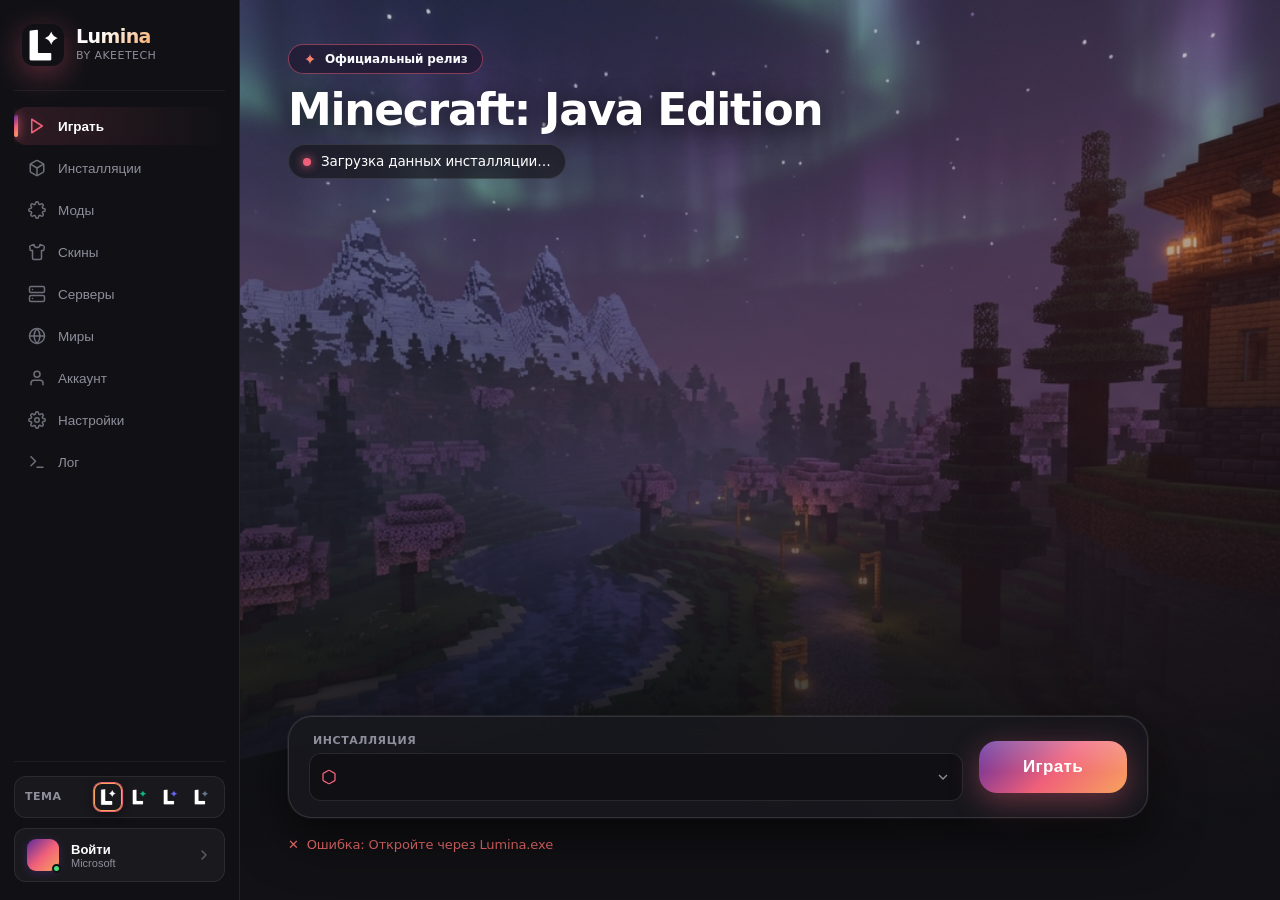
<file: ui/index.html>
<!doctype html>
<html lang="ru">
<head>
<meta charset="utf-8">
<meta name="viewport" content="width=device-width, initial-scale=1">
<meta http-equiv="Content-Security-Policy" content="default-src 'self' https://app.local; script-src 'self' 'unsafe-inline' https://app.local; style-src 'self' 'unsafe-inline' https://app.local; img-src 'self' https: data: blob:; font-src 'self' data:; connect-src 'self'; object-src 'none'; base-uri 'self';">
<title>Lumina</title>
<link rel="icon" id="ui-favicon" href="img/lumina-512.png" type="image/png">
<link rel="stylesheet" href="style.css">
</head>
<body data-screen="play">
  <!-- Боковая панель (навигация и профиль) -->
  <aside class="sidebar">
    <div class="brand">
      <div class="brand-logo-wrap">
        <img class="brand-logo" src="img/lumina-512.png" data-theme-logo alt="Lumina Logo">
        <span class="brand-sparkle-glow"></span>
      </div>
      <div class="brand-text">
        <span class="brand-name">Lumina</span>
        <span class="brand-sub">by AkeeTech</span>
      </div>
    </div>

    <nav class="nav" aria-label="Основное меню">
      <button class="nav-item active" data-screen="play" title="Главный экран запуска">
        <svg class="nav-icon" viewBox="0 0 24 24" fill="none" stroke="currentColor" stroke-width="2" stroke-linecap="round" stroke-linejoin="round">
          <polygon points="5 3 19 12 5 21 5 3"></polygon>
        </svg>
        <span class="nav-label">Играть</span>
      </button>

      <button class="nav-item" data-screen="instances" title="Управление сборками и версиями">
        <svg class="nav-icon" viewBox="0 0 24 24" fill="none" stroke="currentColor" stroke-width="2" stroke-linecap="round" stroke-linejoin="round">
          <path d="M21 16V8a2 2 0 0 0-1-1.73l-7-4a2 2 0 0 0-2 0l-7 4A2 2 0 0 0 3 8v8a2 2 0 0 0 1 1.73l7 4a2 2 0 0 0 2 0l7-4A2 2 0 0 0 21 16z"></path>
          <polyline points="3.27 6.96 12 12.01 20.73 6.96"></polyline>
          <line x1="12" y1="22.08" x2="12" y2="12"></line>
        </svg>
        <span class="nav-label">Инсталляции</span>
      </button>

      <button class="nav-item" data-screen="mods" title="Моды и оптимизация">
        <svg class="nav-icon" viewBox="0 0 24 24" fill="none" stroke="currentColor" stroke-width="2" stroke-linecap="round" stroke-linejoin="round">
          <path d="M19.4 15a1.65 1.65 0 0 0 .33 1.82l.06.06a2 2 0 0 1 0 2.83 2 2 0 0 1-2.83 0l-.06-.06a1.65 1.65 0 0 0-1.82-.33 1.65 1.65 0 0 0-1 1.51V21a2 2 0 0 1-2 2 2 2 0 0 1-2-2v-.09A1.65 1.65 0 0 0 9 19.4a1.65 1.65 0 0 0-1.82.33l-.06.06a2 2 0 0 1-2.83 0 2 2 0 0 1 0-2.83l.06-.06a1.65 1.65 0 0 0 .33-1.82 1.65 1.65 0 0 0-1.51-1H3a2 2 0 0 1-2-2 2 2 0 0 1 2-2h.09A1.65 1.65 0 0 0 4.6 9a1.65 1.65 0 0 0-.33-1.82l-.06-.06a2 2 0 0 1 0-2.83 2 2 0 0 1 2.83 0l.06.06a1.65 1.65 0 0 0 1.82.33H9a1.65 1.65 0 0 0 1-1.51V3a2 2 0 0 1 2-2 2 2 0 0 1 2 2v.09a1.65 1.65 0 0 0 1 1.51 1.65 1.65 0 0 0 1.82-.33l.06-.06a2 2 0 0 1 2.83 0 2 2 0 0 1 0 2.83l-.06.06a1.65 1.65 0 0 0-.33 1.82V9a1.65 1.65 0 0 0 1.51 1H21a2 2 0 0 1 2 2 2 2 0 0 1-2 2h-.09a1.65 1.65 0 0 0-1.51 1z"></path>
        </svg>
        <span class="nav-label">Моды</span>
      </button>

      <!-- Новые экраны: Скины, Серверы, Миры -->
      <button class="nav-item" data-screen="skins" title="Скины и плащи аккаунта">
        <svg class="nav-icon" viewBox="0 0 24 24" fill="none" stroke="currentColor" stroke-width="2" stroke-linecap="round" stroke-linejoin="round">
          <path d="M20.38 3.46L16 2a4 4 0 0 1-8 0L3.62 3.46a2 2 0 0 0-1.34 2.23l.58 3.47a1 1 0 0 0 .99.84H6v10c0 1.1.9 2 2 2h8a2 2 0 0 0 2-2V10h2.15a1 1 0 0 0 .99-.84l.58-3.47a2 2 0 0 0-1.34-2.23z"></path>
        </svg>
        <span class="nav-label">Скины</span>
      </button>

      <button class="nav-item" data-screen="servers" title="Избранные серверы">
        <svg class="nav-icon" viewBox="0 0 24 24" fill="none" stroke="currentColor" stroke-width="2" stroke-linecap="round" stroke-linejoin="round">
          <rect x="2" y="2" width="20" height="8" rx="2" ry="2"></rect><rect x="2" y="14" width="20" height="8" rx="2" ry="2"></rect>
          <line x1="6" y1="6" x2="6.01" y2="6"></line><line x1="6" y1="18" x2="6.01" y2="18"></line>
        </svg>
        <span class="nav-label">Серверы</span>
      </button>

      <button class="nav-item" data-screen="worlds" title="Миры, резервные копии и скриншоты">
        <svg class="nav-icon" viewBox="0 0 24 24" fill="none" stroke="currentColor" stroke-width="2" stroke-linecap="round" stroke-linejoin="round">
          <circle cx="12" cy="12" r="10"></circle><line x1="2" y1="12" x2="22" y2="12"></line>
          <path d="M12 2a15.3 15.3 0 0 1 4 10 15.3 15.3 0 0 1-4 10 15.3 15.3 0 0 1-4-10 15.3 15.3 0 0 1 4-10z"></path>
        </svg>
        <span class="nav-label">Миры</span>
      </button>

      <button class="nav-item" data-screen="account" title="Управление аккаунтом">
        <svg class="nav-icon" viewBox="0 0 24 24" fill="none" stroke="currentColor" stroke-width="2" stroke-linecap="round" stroke-linejoin="round">
          <path d="M20 21v-2a4 4 0 0 0-4-4H8a4 4 0 0 0-4 4v2"></path>
          <circle cx="12" cy="7" r="4"></circle>
        </svg>
        <span class="nav-label">Аккаунт</span>
      </button>

      <button class="nav-item" data-screen="settings" title="Настройки лаунчера и игры">
        <svg class="nav-icon" viewBox="0 0 24 24" fill="none" stroke="currentColor" stroke-width="2" stroke-linecap="round" stroke-linejoin="round">
          <circle cx="12" cy="12" r="3"></circle>
          <path d="M19.4 15a1.65 1.65 0 0 0 .33 1.82l.06.06a2 2 0 0 1 0 2.83 2 2 0 0 1-2.83 0l-.06-.06a1.65 1.65 0 0 0-1.82-.33 1.65 1.65 0 0 0-1 1.51V21a2 2 0 0 1-2 2 2 2 0 0 1-2-2v-.09A1.65 1.65 0 0 0 9 19.4a1.65 1.65 0 0 0-1.82.33l-.06.06a2 2 0 0 1-2.83 0 2 2 0 0 1 0-2.83l.06-.06a1.65 1.65 0 0 0 .33-1.82 1.65 1.65 0 0 0-1.51-1H3a2 2 0 0 1-2-2 2 2 0 0 1 2-2h.09A1.65 1.65 0 0 0 4.6 9a1.65 1.65 0 0 0-.33-1.82l-.06-.06a2 2 0 0 1 0-2.83 2 2 0 0 1 2.83 0l.06.06a1.65 1.65 0 0 0 1.82.33H9a1.65 1.65 0 0 0 1-1.51V3a2 2 0 0 1 2-2 2 2 0 0 1 2 2v.09a1.65 1.65 0 0 0 1 1.51 1.65 1.65 0 0 0 1.82-.33l.06-.06a2 2 0 0 1 2.83 0 2 2 0 0 1 0 2.83l-.06.06a1.65 1.65 0 0 0-.33 1.82V9a1.65 1.65 0 0 0 1.51 1H21a2 2 0 0 1 2 2 2 2 0 0 1-2 2h-.09a1.65 1.65 0 0 0-1.51 1z"></path>
        </svg>
        <span class="nav-label">Настройки</span>
      </button>

      <button class="nav-item" data-screen="log" title="Консоль и журнал игры">
        <svg class="nav-icon" viewBox="0 0 24 24" fill="none" stroke="currentColor" stroke-width="2" stroke-linecap="round" stroke-linejoin="round">
          <polyline points="4 17 10 11 4 5"></polyline>
          <line x1="12" y1="19" x2="20" y2="19"></line>
        </svg>
        <span class="nav-label">Лог</span>
      </button>
    </nav>

    <!-- Нижняя плашка профиля -->
    <div class="sidebar-footer">
      <div class="sidebar-theme-bar" role="group" aria-label="Тема оформления">
        <span class="sidebar-theme-label">Тема</span>
        <div class="sidebar-theme-pills">
          <button type="button" class="sidebar-theme-btn active" data-ui-theme="lumina" title="Классика (Закат)"><img src="img/lumina-512.png" alt=""></button>
          <button type="button" class="sidebar-theme-btn" data-ui-theme="emerald" title="Зелёный градиент"><img src="img/lumina-emerald.png" alt=""></button>
          <button type="button" class="sidebar-theme-btn" data-ui-theme="indigo" title="Индиго"><img src="img/lumina-indigo.png" alt=""></button>
          <button type="button" class="sidebar-theme-btn" data-ui-theme="dark" title="Тёмный градиент"><img src="img/lumina-dark.png" alt=""></button>
        </div>
      </div>
      <button id="account-chip" class="account-chip" data-screen="account" title="Профиль игрока">
        <span class="account-avatar-wrapper">
          <span class="account-avatar"></span>
          <span class="account-status-dot"></span>
        </span>
        <div class="account-chip-info">
          <span id="account-chip-name" class="account-chip-name">Войти</span>
          <span class="account-chip-sub">Microsoft</span>
        </div>
        <svg class="account-chip-arrow" viewBox="0 0 24 24" fill="none" stroke="currentColor" stroke-width="2" stroke-linecap="round" stroke-linejoin="round">
          <polyline points="9 18 15 12 9 6"></polyline>
        </svg>
      </button>
    </div>
  </aside>

  <!-- Основная рабочая область -->
  <main class="content">

    <!-- 1. ЭКРАН ИГРАТЬ -->
    <section id="screen-play" class="screen active">
      <div class="hero-art-backdrop">
        <div class="hero-gradient-overlay"></div>
      </div>

      <div class="hero-content">
        <div class="hero-header">
          <div class="hero-badge">
            <svg class="sparkle-icon" viewBox="0 0 24 24" fill="none">
              <path d="M12 2C12 7.5 7.5 12 2 12C7.5 12 12 16.5 12 22C12 16.5 16.5 12 22 12C16.5 12 12 7.5 12 2Z" fill="url(#heroSparkleGrad)"/>
              <defs>
                <linearGradient id="heroSparkleGrad" x1="2" y1="2" x2="22" y2="22" gradientUnits="userSpaceOnUse">
                  <stop offset="0%" stop-color="#f0607a"/>
                  <stop offset="100%" stop-color="#f7a35c"/>
                </linearGradient>
              </defs>
            </svg>
            <span>Официальный релиз</span>
          </div>
          <h1 class="hero-title">Minecraft: Java Edition</h1>
          <div class="hero-sub-wrap">
            <span class="pulse-indicator"></span>
            <p id="instance-info" class="hero-sub">Загрузка данных инсталляции…</p>
          </div>
        </div>

        <div class="hero-bottom-panel">
          <!-- Панель запуска -->
          <div class="play-dock">
            <div class="instance-select-wrap">
              <label class="dock-field-label" for="instance-select">Инсталляция</label>
              <div class="select-styled-wrap">
                <svg class="select-icon" viewBox="0 0 24 24" fill="none" stroke="currentColor" stroke-width="2">
                  <path d="M21 16V8a2 2 0 0 0-1-1.73l-7-4a2 2 0 0 0-2 0l-7 4A2 2 0 0 0 3 8v8a2 2 0 0 0 1 1.73l7 4a2 2 0 0 0 2 0l7-4A2 2 0 0 0 21 16z"></path>
                </svg>
                <select id="instance-select" title="Инсталляция"></select>
                <svg class="select-chevron" viewBox="0 0 24 24" fill="none" stroke="currentColor" stroke-width="2">
                  <polyline points="6 9 12 15 18 9"></polyline>
                </svg>
              </div>
            </div>

            <div class="play-actions-group">
              <button id="play-btn" class="btn play">Играть</button>
              <button id="cancel-btn" class="btn ghost danger" hidden>Отмена</button>
              <button id="kill-btn" class="btn danger" hidden>Закрыть игру</button>
            </div>
          </div>

          <!-- Индикатор загрузки и прогресса -->
          <div id="progress" class="progress card" data-state="idle" style="--progress:0">
            <div class="progress-top-row">
              <div class="progress-title-col">
                <span class="progress-spin-sparkle">✦</span>
                <span id="progress-label" class="progress-label"></span>
              </div>
              <span id="progress-text" class="progress-text"></span>
            </div>
            <div class="progress-track">
              <div class="progress-fill">
                <div class="progress-shimmer"></div>
              </div>
            </div>
          </div>

          <!-- Строка состояния -->
          <div class="status-container">
            <p id="play-status" class="status" data-kind=""></p>
          </div>

          <!-- Панель вылета / ошибки -->
          <div id="crash-panel" class="crash card" hidden>
            <div class="crash-head">
              <svg class="crash-icon" viewBox="0 0 24 24" fill="none" stroke="currentColor" stroke-width="2">
                <polygon points="7.86 2 16.14 2 22 7.86 22 16.14 16.14 22 7.86 22 2 16.14 2 7.86 7.86 2"></polygon>
                <line x1="12" y1="8" x2="12" y2="12"></line>
                <line x1="12" y1="16" x2="12.01" y2="16"></line>
              </svg>
              <h3>Игра завершилась с ошибкой <span id="crash-code"></span></h3>
            </div>
            <p class="crash-desc">Произошёл непредвиденный сбой во время работы игры. Ниже представлены последние строки журнала:</p>
            <pre id="crash-tail" class="crash-tail"></pre>
            <div class="row">
              <button id="crash-log" class="btn primary">Открыть лог</button>
              <button id="crash-folder" class="btn ghost">Папка логов</button>
              <button class="btn ghost" data-close-crash>Скрыть</button>
            </div>
          </div>
        </div>
      </div>
    </section>

    <!-- 2. ЭКРАН ИНСТАЛЛЯЦИИ -->
    <section id="screen-instances" class="screen">
      <header class="screen-head">
        <div>
          <h2>Инсталляции</h2>
          <p class="muted">Версии игры Minecraft, профили загрузчиков Fabric и Vanilla</p>
        </div>
        <button id="new-instance-btn" class="btn primary icon-btn">
          <svg viewBox="0 0 24 24" fill="none" stroke="currentColor" stroke-width="2.5"><line x1="12" y1="5" x2="12" y2="19"></line><line x1="5" y1="12" x2="19" y2="12"></line></svg>
          <span>Создать инсталляцию</span>
        </button>
      </header>

      <div id="instance-list" class="instance-list"></div>

      <div id="instances-empty" class="empty-state card" hidden>
        <img class="empty-icon" src="img/cube-grass.svg" alt="Блок Minecraft">
        <h3>Нет ни одной инсталляции</h3>
        <p class="muted">Создайте первую инсталляцию, выберите версию Minecraft и настройте загрузчик модов.</p>
      </div>
    </section>

    <!-- 3. ЭКРАН МОДЫ -->
    <section id="screen-mods" class="screen">
      <header class="screen-head">
        <div>
          <h2>Моды и оптимизация</h2>
          <p class="muted">Увеличение частоты кадров (FPS), стабильность и плавность картинки</p>
        </div>
        <div class="select-styled-wrap header-select">
          <select id="mods-instance" title="Выбор инсталляции"></select>
          <svg class="select-chevron" viewBox="0 0 24 24" fill="none" stroke="currentColor" stroke-width="2">
            <polyline points="6 9 12 15 18 9"></polyline>
          </svg>
        </div>
      </header>

      <!-- Карточка оптимизации -->
      <div class="card optimize-card">
        <div class="optimize-info">
          <div class="optimize-badge">
            <svg viewBox="0 0 24 24" fill="none" stroke="currentColor" stroke-width="2"><polygon points="13 2 3 14 12 14 11 22 21 10 12 10 13 2"></polygon></svg>
            <span>Lumina Boost Pack</span>
          </div>
          <h3>Оптимизация в один клик</h3>
          <p id="mods-summary" class="muted optimize-summary">Sodium, Lithium, FerriteCore и лучшие моды для гладкого и высокого FPS.</p>
          <ul id="mods-pack-list" class="pack-list"></ul>
        </div>
        <div class="optimize-action">
          <button id="optimize-btn" class="btn primary play-pulse">Установить</button>
        </div>
      </div>

      <div id="mods-skipped" class="status-alert card warn" data-kind="warn" hidden></div>

      <div class="section-subhead">
        <div>
          <h3>Файлы в папке mods</h3>
          <p class="muted">Включайте и выключайте отдельные модификации</p>
        </div>
        <button id="open-mods-btn" class="btn ghost icon-btn">
          <svg viewBox="0 0 24 24" fill="none" stroke="currentColor" stroke-width="2"><path d="M22 19a2 2 0 0 1-2 2H4a2 2 0 0 1-2-2V5a2 2 0 0 1 2-2h5l2 3h9a2 2 0 0 1 2 2z"></path></svg>
          <span>Открыть папку mods</span>
        </button>
      </div>

      <div id="mods-list" class="mods-list"></div>

      <div id="mods-empty" class="empty-state card" hidden>
        <svg class="empty-svg" viewBox="0 0 24 24" fill="none" stroke="currentColor" stroke-width="1.5">
          <path d="M21 16V8a2 2 0 0 0-1-1.73l-7-4a2 2 0 0 0-2 0l-7 4A2 2 0 0 0 3 8v8a2 2 0 0 0 1 1.73l7 4a2 2 0 0 0 2 0l7-4A2 2 0 0 0 21 16z"></path>
        </svg>
        <h3>Папка mods пуста</h3>
        <p class="muted">Нажмите «Установить» в блоке оптимизации выше или добавьте файлы .jar вручную.</p>
      </div>

      <!-- ModNest: каталог Modrinth для выбранной инсталляции (логика — app.js, раздел «ModNest») -->
      <div class="section-subhead mn-head">
        <div>
          <h3>Каталог Modrinth</h3>
          <p id="mn-filter-note" class="muted">Только то, что подходит версии игры и загрузчику инсталляции</p>
        </div>
        <div class="row">
          <button id="mn-import-btn" class="btn ghost icon-btn" title="Или перетащите файлы на эту страницу">
            <svg viewBox="0 0 24 24" fill="none" stroke="currentColor" stroke-width="2"><path d="M21 15v4a2 2 0 0 1-2 2H5a2 2 0 0 1-2-2v-4"></path><polyline points="17 8 12 3 7 8"></polyline><line x1="12" y1="3" x2="12" y2="15"></line></svg>
            <span>Импорт файлов</span>
          </button>
          <button id="mn-updates-btn" class="btn ghost icon-btn">
            <svg viewBox="0 0 24 24" fill="none" stroke="currentColor" stroke-width="2"><polyline points="23 4 23 10 17 10"></polyline><path d="M20.49 15a9 9 0 1 1-2.12-9.36L23 10"></path></svg>
            <span>Проверить обновления</span>
          </button>
        </div>
      </div>

      <div id="mn-updates" class="card mn-updates" hidden>
        <div class="mn-updates-head">
          <strong id="mn-updates-title">Обновления</strong>
          <button id="mn-update-all" class="btn primary">Обновить всё</button>
        </div>
        <ul id="mn-updates-list" class="mn-updates-list"></ul>
      </div>

      <div id="mn-catalog" class="card mn-catalog">
        <div class="mn-kinds" role="tablist">
          <button class="mn-kind active" data-mn-kind="mod" role="tab">Моды</button>
          <button class="mn-kind" data-mn-kind="resourcepack" role="tab">Ресурс-паки</button>
          <button class="mn-kind" data-mn-kind="shader" role="tab">Шейдеры</button>
          <button class="mn-kind" data-mn-kind="datapack" role="tab">Датапаки</button>
          <button class="mn-kind" data-mn-kind="modpack" role="tab">Сборки</button>
        </div>
        <div class="row mn-filters">
          <input id="mn-query" type="text" placeholder="Поиск на Modrinth: sodium, карта, мебель…">
          <div class="select-styled-wrap">
            <select id="mn-sort" title="Сортировка">
              <option value="relevance">По релевантности</option>
              <option value="downloads">По загрузкам</option>
              <option value="updated">По обновлению</option>
            </select>
            <svg class="select-chevron" viewBox="0 0 24 24" fill="none" stroke="currentColor" stroke-width="2"><polyline points="6 9 12 15 18 9"></polyline></svg>
          </div>
          <div class="select-styled-wrap">
            <select id="mn-category" title="Категория"></select>
            <svg class="select-chevron" viewBox="0 0 24 24" fill="none" stroke="currentColor" stroke-width="2"><polyline points="6 9 12 15 18 9"></polyline></svg>
          </div>
        </div>
        <div id="mn-shader-hint" class="status-alert card warn mn-shader-hint" data-kind="warn" hidden>
          <span id="mn-shader-text">Для шейдеров нужен мод Iris.</span>
          <button id="mn-shader-loader-btn" class="btn primary">Установить</button>
        </div>
        <p id="mn-status" class="status" data-kind=""></p>
        <div id="mn-results" class="mn-results"></div>
        <div id="mn-results-empty" class="empty-state" hidden>
          <h3>Ничего не найдено</h3>
          <p class="muted">Попробуйте другой запрос или категорию.</p>
        </div>
        <div class="row end"><button id="mn-more" class="btn ghost" hidden>Показать ещё</button></div>
      </div>

      <div class="section-subhead">
        <div>
          <h3 id="mn-installed-title">Установлено в инсталляции</h3>
          <p class="muted">Включение, выключение и удаление (в Корзину)</p>
        </div>
      </div>
      <div id="mn-installed" class="mods-list mn-installed"></div>
      <div id="mn-installed-empty" class="empty-state card" hidden>
        <h3>Пока пусто</h3>
        <p class="muted">Установите что-нибудь из каталога или перетащите сюда .jar, .zip или .mrpack.</p>
      </div>
      <div id="mn-drop" class="mn-drop" hidden>Отпустите, чтобы импортировать .jar, .zip или .mrpack</div>
    </section>

    <!-- 7. ЭКРАН СКИНЫ (логика — app.js, раздел «Скины») -->
    <section id="screen-skins" class="screen">
      <header class="screen-head">
        <div>
          <h2>Скины</h2>
          <p class="muted">Библиотека скинов, предпросмотр и смена скина и плаща аккаунта Minecraft</p>
        </div>
        <div class="row">
          <button id="skin-studio-btn" class="btn ghost icon-btn" title="Веб-редактор скинов в браузере">
            <svg viewBox="0 0 24 24" fill="none" stroke="currentColor" stroke-width="2"><path d="M12 20h9"></path><path d="M16.5 3.5a2.121 2.121 0 0 1 3 3L7 19l-4 1 1-4L16.5 3.5z"></path></svg>
            <span>Открыть Skin Studio</span>
          </button>
          <button id="skin-add-btn" class="btn primary icon-btn" title="Или перетащите PNG на эту страницу">
            <svg viewBox="0 0 24 24" fill="none" stroke="currentColor" stroke-width="2.5"><line x1="12" y1="5" x2="12" y2="19"></line><line x1="5" y1="12" x2="19" y2="12"></line></svg>
            <span>Добавить PNG</span>
          </button>
        </div>
      </header>

      <div class="skins-layout">
        <div class="card skin-stage">
          <div class="skin-stage-scene">
            <div class="stage-backdrop-glow"></div>
            <div class="stage-light-beam"></div>
            <div class="skin-stage-view">
              <canvas id="skin-3d" width="360" height="440" title="Потяните, чтобы повернуть"></canvas>
              <canvas id="skin-2d" width="336" height="256" hidden></canvas>
            </div>
            <div class="stage-podium" aria-hidden="true">
              <div class="podium-halo"></div>
              <div class="podium-ring-outer"></div>
              <div class="podium-ring-inner"></div>
              <div class="podium-core"></div>
              <div class="podium-disc"></div>
              <div class="podium-floor-shadow"></div>
            </div>
          </div>
          <div class="skin-view-switch" role="tablist">
            <button class="skin-view active" data-skin-view="3d" role="tab">
              <svg viewBox="0 0 24 24" fill="none" stroke="currentColor" stroke-width="2"><path d="M21 16V8a2 2 0 0 0-1-1.73l-7-4a2 2 0 0 0-2 0l-7 4A2 2 0 0 0 3 8v8a2 2 0 0 0 1 1.73l7 4a2 2 0 0 0 2 0l7-4A2 2 0 0 0 21 16z"></path><polyline points="3.27 6.96 12 12.01 20.73 6.96"></polyline><line x1="12" y1="22.08" x2="12" y2="12"></line></svg>
              <span>3D</span>
            </button>
            <button class="skin-view" data-skin-view="2d" role="tab">
              <svg viewBox="0 0 24 24" fill="none" stroke="currentColor" stroke-width="2"><rect x="3" y="3" width="18" height="18" rx="2"></rect><line x1="12" y1="3" x2="12" y2="21"></line></svg>
              <span>Спереди и сзади</span>
            </button>
          </div>
          <div class="skin-stage-hint">
            <svg class="stage-hint-icon" viewBox="0 0 24 24" fill="none" stroke="currentColor" stroke-width="2"><circle cx="12" cy="12" r="10"></circle><line x1="12" y1="16" x2="12" y2="12"></line><line x1="12" y1="8" x2="12.01" y2="8"></line></svg>
            <p id="skin-stage-note" class="muted skin-stage-note">Выберите скин из библиотеки</p>
          </div>
        </div>

        <div class="skin-side">
          <div id="skin-editor" class="card skin-editor">
            <div class="skin-card-header">
              <div class="card-icon-badge">
                <svg viewBox="0 0 24 24" fill="none" stroke="currentColor" stroke-width="2"><path d="M11 4H4a2 2 0 0 0-2 2v14a2 2 0 0 0 2 2h14a2 2 0 0 0 2-2v-7"></path><path d="M18.5 2.5a2.121 2.121 0 0 1 3 3L12 15l-4 1 1-4 9.5-9.5z"></path></svg>
              </div>
              <h3 id="skin-editor-title">Скин не выбран</h3>
            </div>
            <label class="field-label">
              <span class="label-text">Название</span>
              <input id="skin-name" type="text" maxlength="40" placeholder="Мой скин">
            </label>
            <label class="field-label">
              <span class="label-text">Модель рук</span>
              <div class="select-styled-wrap">
                <select id="skin-variant">
                  <option value="classic">Классическая — Steve (руки 4 px)</option>
                  <option value="slim">Тонкая — Alex (руки 3 px)</option>
                </select>
                <svg class="select-chevron" viewBox="0 0 24 24" fill="none" stroke="currentColor" stroke-width="2"><polyline points="6 9 12 15 18 9"></polyline></svg>
              </div>
            </label>
            <div class="row skin-editor-actions">
              <button id="skin-apply" class="btn primary">
                <svg viewBox="0 0 24 24" fill="none" stroke="currentColor" stroke-width="2"><polyline points="20 6 9 17 4 12"></polyline></svg>
                <span>Надеть на аккаунт</span>
              </button>
              <button id="skin-duplicate" class="btn ghost">
                <svg viewBox="0 0 24 24" fill="none" stroke="currentColor" stroke-width="2"><rect x="9" y="9" width="13" height="13" rx="2" ry="2"></rect><path d="M5 15H4a2 2 0 0 1-2-2V4a2 2 0 0 1 2-2h9a2 2 0 0 1 2 2v1"></path></svg>
                <span>Дублировать</span>
              </button>
              <button id="skin-delete" class="btn ghost danger">
                <svg viewBox="0 0 24 24" fill="none" stroke="currentColor" stroke-width="2"><polyline points="3 6 5 6 21 6"></polyline><path d="M19 6v14a2 2 0 0 1-2 2H7a2 2 0 0 1-2-2V6m3 0V4a2 2 0 0 1 2-2h4a2 2 0 0 1 2 2v2"></path></svg>
                <span>Удалить</span>
              </button>
            </div>
          </div>

          <div id="skin-account" class="card skin-account">
            <div class="skin-account-head">
              <div class="skin-avatar-frame" title="Показать в предпросмотре">
                <canvas id="skin-current" width="64" height="128"></canvas>
              </div>
              <div class="skin-account-info">
                <div class="skin-account-badge">
                  <span class="pulse-indicator"></span>
                  <span>Текущий выбор</span>
                </div>
                <h3>Скин аккаунта</h3>
                <p id="skin-account-status" class="status" data-kind="">Загрузка…</p>
              </div>
            </div>
            <div class="row skin-account-actions">
              <button id="skin-refresh" class="btn ghost">
                <svg viewBox="0 0 24 24" fill="none" stroke="currentColor" stroke-width="2"><polyline points="23 4 23 10 17 10"></polyline><path d="M20.49 15a9 9 0 1 1-2.12-9.36L23 10"></path></svg>
                <span>Обновить</span>
              </button>
              <button id="skin-import-account" class="btn ghost">
                <svg viewBox="0 0 24 24" fill="none" stroke="currentColor" stroke-width="2"><path d="M19 21H5a2 2 0 0 1-2-2V5a2 2 0 0 1 2-2h11l5 5v11a2 2 0 0 1-2 2z"></path><polyline points="17 21 17 13 7 13 7 21"></polyline><polyline points="7 3 7 8 15 8"></polyline></svg>
                <span>В библиотеку</span>
              </button>
              <button id="skin-reset" class="btn ghost danger">
                <svg viewBox="0 0 24 24" fill="none" stroke="currentColor" stroke-width="2"><line x1="18" y1="6" x2="6" y2="18"></line><line x1="6" y1="6" x2="18" y2="18"></line></svg>
                <span>Сбросить скин</span>
              </button>
            </div>
            <div class="skin-capes-divider"></div>
            <div class="skin-capes-head">
              <div class="skin-capes-title-row">
                <svg class="section-icon" viewBox="0 0 24 24" fill="none" stroke="currentColor" stroke-width="2"><path d="M20.59 13.41l-7.17 7.17a2 2 0 0 1-2.83 0L2 12V2h10l8.59 8.59a2 2 0 0 1 0 2.82z"></path><line x1="7" y1="7" x2="7.01" y2="7"></line></svg>
                <h3>Плащи</h3>
              </div>
              <button id="cape-hide" class="btn ghost">Скрыть плащ</button>
            </div>
            <div id="cape-list" class="cape-list"></div>
            <p id="cape-empty" class="muted" hidden>У аккаунта нет плащей.</p>
          </div>
        </div>
      </div>

      <div class="section-subhead">
        <div>
          <h3>Библиотека</h3>
          <p class="muted">PNG 64×64 или 64×32 · файлы можно перетащить на эту страницу</p>
        </div>
      </div>
      <div id="skin-library" class="skin-library"></div>
      <div id="skin-empty" class="empty-state card" hidden>
        <div class="empty-icon-wrap">
          <img class="empty-icon" src="img/cube-grass.svg" alt="">
        </div>
        <h3>Библиотека пуста</h3>
        <p class="muted">Добавьте PNG-скин, перетащите файл сюда или импортируйте текущий скин аккаунта.</p>
      </div>
      <div id="skin-drop" class="mn-drop skin-drop" hidden>Отпустите PNG, чтобы добавить скины в библиотеку</div>
    </section>

    <!-- 8. ЭКРАН СЕРВЕРЫ (логика — app.js, раздел «Серверы») -->
    <section id="screen-servers" class="screen">
      <header class="screen-head">
        <div>
          <h2>Серверы</h2>
          <p class="muted">Избранные серверы: статус, онлайн, пинг и вход в один клик</p>
        </div>
        <button id="srv-refresh" class="btn ghost icon-btn">
          <svg viewBox="0 0 24 24" fill="none" stroke="currentColor" stroke-width="2"><polyline points="23 4 23 10 17 10"></polyline><path d="M20.49 15a9 9 0 1 1-2.12-9.36L23 10"></path></svg>
          <span>Обновить всё</span>
        </button>
      </header>

      <form id="srv-add-form" class="card srv-add" autocomplete="off">
        <div class="srv-add-inputs">
          <div class="srv-input-group">
            <svg class="srv-input-icon" viewBox="0 0 24 24" fill="none" stroke="currentColor" stroke-width="2"><path d="M12 20h9"></path><path d="M16.5 3.5a2.121 2.121 0 0 1 3 3L7 19l-4 1 1-4L16.5 3.5z"></path></svg>
            <input id="srv-name" type="text" maxlength="60" placeholder="Название сервера (необязательно)">
          </div>
          <div class="srv-input-group srv-addr-group">
            <svg class="srv-input-icon" viewBox="0 0 24 24" fill="none" stroke="currentColor" stroke-width="2"><circle cx="12" cy="12" r="10"></circle><line x1="2" y1="12" x2="22" y2="12"></line><path d="M12 2a15.3 15.3 0 0 1 4 10 15.3 15.3 0 0 1-4 10 15.3 15.3 0 0 1-4-10 15.3 15.3 0 0 1 4-10z"></path></svg>
            <input id="srv-address" type="text" maxlength="260" placeholder="mc.example.com или 1.2.3.4:25565" spellcheck="false" required>
          </div>
        </div>
        <button id="srv-add" type="submit" class="btn primary">
          <svg viewBox="0 0 24 24" fill="none" stroke="currentColor" stroke-width="2.5"><line x1="12" y1="5" x2="12" y2="19"></line><line x1="5" y1="12" x2="19" y2="12"></line></svg>
          <span>Добавить</span>
        </button>
      </form>

      <div class="section-subhead srv-subhead">
        <div>
          <h3>Играть через инсталляцию</h3>
          <p class="muted">«Играть» запускает выбранную инсталляцию и сразу подключается к серверу</p>
        </div>
        <div class="row">
          <div class="select-styled-wrap header-select">
            <select id="srv-instance" title="Инсталляция для входа на сервер"></select>
            <svg class="select-chevron" viewBox="0 0 24 24" fill="none" stroke="currentColor" stroke-width="2"><polyline points="6 9 12 15 18 9"></polyline></svg>
          </div>
          <button id="srv-import" class="btn ghost icon-btn" title="Добавить серверы из списка «Сетевая игра» этой инсталляции">
            <svg viewBox="0 0 24 24" fill="none" stroke="currentColor" stroke-width="2"><path d="M21 15v4a2 2 0 0 1-2 2H5a2 2 0 0 1-2-2v-4"></path><polyline points="7 10 12 15 17 10"></polyline><line x1="12" y1="15" x2="12" y2="3"></line></svg>
            <span>Импорт из servers.dat</span>
          </button>
        </div>
      </div>

      <div id="srv-list" class="srv-list"></div>
      <div id="srv-empty" class="empty-state card" hidden>
        <div class="empty-icon-wrap">
          <svg class="empty-svg" viewBox="0 0 24 24" fill="none" stroke="currentColor" stroke-width="1.5"><rect x="2" y="2" width="20" height="8" rx="2"></rect><rect x="2" y="14" width="20" height="8" rx="2"></rect><line x1="6" y1="6" x2="6.01" y2="6"></line><line x1="6" y1="18" x2="6.01" y2="18"></line></svg>
        </div>
        <h3>Нет избранных серверов</h3>
        <p class="muted">Добавьте адрес сервера выше или импортируйте список из игры.</p>
      </div>
    </section>

    <!-- 9. ЭКРАН МИРЫ (логика — app.js, раздел «Миры») -->
    <section id="screen-worlds" class="screen">
      <header class="screen-head">
        <div>
          <h2>Миры и скриншоты</h2>
          <p class="muted">Миры всех инсталляций, резервные копии и галерея скриншотов</p>
        </div>
        <div class="select-styled-wrap header-select">
          <select id="wr-instance" title="Инсталляция"></select>
          <svg class="select-chevron" viewBox="0 0 24 24" fill="none" stroke="currentColor" stroke-width="2"><polyline points="6 9 12 15 18 9"></polyline></svg>
        </div>
      </header>

      <div class="wr-nav-bar">
        <div class="wr-tabs" role="tablist">
          <button class="wr-tab active" data-wr-tab="worlds" role="tab">
            <svg viewBox="0 0 24 24" fill="none" stroke="currentColor" stroke-width="2"><circle cx="12" cy="12" r="10"></circle><path d="M2 12h20"></path><path d="M12 2a15.3 15.3 0 0 1 4 10 15.3 15.3 0 0 1-4 10 15.3 15.3 0 0 1-4-10 15.3 15.3 0 0 1 4-10z"></path></svg>
            <span>Миры</span>
          </button>
          <button class="wr-tab" data-wr-tab="backups" role="tab">
            <svg viewBox="0 0 24 24" fill="none" stroke="currentColor" stroke-width="2"><polyline points="21 8 21 21 3 21 3 8"></polyline><rect x="1" y="3" width="22" height="5"></rect><line x1="10" y1="12" x2="14" y2="12"></line></svg>
            <span>Резервные копии</span>
          </button>
          <button class="wr-tab" data-wr-tab="shots" role="tab">
            <svg viewBox="0 0 24 24" fill="none" stroke="currentColor" stroke-width="2"><rect x="3" y="3" width="18" height="18" rx="2" ry="2"></rect><circle cx="8.5" cy="8.5" r="1.5"></circle><polyline points="21 15 16 10 5 21"></polyline></svg>
            <span>Скриншоты</span>
          </button>
        </div>
        <p id="wr-status" class="status" data-kind=""></p>
      </div>

      <div id="wr-panel-worlds" class="wr-panel">
        <div id="world-list" class="world-list"></div>
        <div id="worlds-empty" class="empty-state card" hidden>
          <div class="empty-icon-wrap">
            <img class="empty-icon" src="img/cube-grass.svg" alt="">
          </div>
          <h3>Миров пока нет</h3>
          <p class="muted">Запустите игру и создайте мир — он появится здесь.</p>
        </div>
      </div>

      <div id="wr-panel-backups" class="wr-panel" hidden>
        <div class="section-subhead">
          <div>
            <h3>Резервные копии</h3>
            <p class="muted">Восстановление всегда создаёт новую копию мира — существующие миры не перезаписываются</p>
          </div>
          <button id="backups-folder" class="btn ghost icon-btn">
            <svg viewBox="0 0 24 24" fill="none" stroke="currentColor" stroke-width="2"><path d="M22 19a2 2 0 0 1-2 2H4a2 2 0 0 1-2-2V5a2 2 0 0 1 2-2h5l2 3h9a2 2 0 0 1 2 2z"></path></svg>
            <span>Папка копий</span>
          </button>
        </div>
        <div id="backup-list" class="mods-list backup-list"></div>
        <div id="backups-empty" class="empty-state card" hidden>
          <div class="empty-icon-wrap">
            <svg class="empty-svg" viewBox="0 0 24 24" fill="none" stroke="currentColor" stroke-width="1.5"><polyline points="21 8 21 21 3 21 3 8"></polyline><rect x="1" y="3" width="22" height="5"></rect><line x1="10" y1="12" x2="14" y2="12"></line></svg>
          </div>
          <h3>Резервных копий нет</h3>
          <p class="muted">Нажмите «Резервная копия» у мира на вкладке «Миры».</p>
        </div>
      </div>

      <div id="wr-panel-shots" class="wr-panel" hidden>
        <div id="shot-grid" class="shot-grid"></div>
        <div id="shots-empty" class="empty-state card" hidden>
          <div class="empty-icon-wrap">
            <svg class="empty-svg" viewBox="0 0 24 24" fill="none" stroke="currentColor" stroke-width="1.5"><rect x="3" y="3" width="18" height="18" rx="2" ry="2"></rect><circle cx="8.5" cy="8.5" r="1.5"></circle><polyline points="21 15 16 10 5 21"></polyline></svg>
          </div>
          <h3>Скриншотов нет</h3>
          <p class="muted">В игре нажмите F2 — снимки появятся здесь.</p>
        </div>
      </div>
    </section>

    <!-- 4. ЭКРАН АККАУНТ -->
    <section id="screen-account" class="screen">
      <header class="screen-head">
        <div>
          <h2>Аккаунт Microsoft</h2>
          <p class="muted">Вход для игры в лицензионную версию Minecraft: Java Edition</p>
        </div>
        <button id="login-btn" class="btn primary icon-btn">
          <svg viewBox="0 0 24 24" fill="currentColor"><path d="M11.4 24H0V12.6h11.4V24zM24 24H12.6V12.6H24V24zM11.4 11.4H0V0h11.4v11.4zm12.6 0H12.6V0H24v11.4z"/></svg>
          <span>Войти через Microsoft</span>
        </button>
      </header>

      <div class="security-banner card">
        <svg class="banner-icon" viewBox="0 0 24 24" fill="none" stroke="currentColor" stroke-width="2">
          <path d="M12 22s8-4 8-10V5l-8-3-8 3v7c0 6 8 10 8 10z"></path>
        </svg>
        <div class="banner-text">
          <strong>Защищённая авторизация OAuth 2.0 + шифрование Windows DPAPI</strong>
          <p class="muted">Пароль вводится только в браузере на официальном сайте Microsoft. Токены сессии шифруются системным ключом учётной записи Windows (CurrentUser) и недоступны с других устройств.</p>
          <div class="security-chip-row">
            <span class="sec-chip">OAuth 2.0 Device Code</span>
            <span class="sec-chip">Шифрование DPAPI</span>
            <span class="sec-chip">TLS 1.2 / 1.3</span>
            <span class="sec-chip">Контроль SHA-1 / SHA-512</span>
          </div>
        </div>
      </div>

      <div id="azure-missing" class="card warn-card" hidden>
        <div class="warn-head">
          <svg class="warn-icon" viewBox="0 0 24 24" fill="none" stroke="currentColor" stroke-width="2"><circle cx="12" cy="12" r="10"></circle><line x1="12" y1="8" x2="12" y2="12"></line><line x1="12" y1="16" x2="12.01" y2="16"></line></svg>
          <h3>Требуется настройка приложения Azure</h3>
        </div>
        <p>Чтобы входить через Microsoft, у лаунчера должно быть настроено бесплатное приложение Azure. Это занимает около 2 минут по нашей пошаговой инструкции.</p>
        <div class="row">
          <button id="azure-guide-btn" class="btn primary">Пошаговая инструкция</button>
          <button id="azure-go-settings" class="btn ghost">Перейти к настройкам</button>
        </div>
      </div>

      <!-- Панель ввода кода авторизации -->
      <div id="login-panel" class="card login-card" hidden>
        <div class="login-header">
          <span class="step-badge">Шаг 1 из 2</span>
          <h3>Подтверждение входа на устройстве</h3>
          <p class="muted">Перейдите на страницу авторизации Microsoft и введите следующий уникальный код:</p>
        </div>

        <div id="login-code" class="login-code"></div>

        <div class="row">
          <button id="login-copy" class="btn ghost icon-btn">
            <svg viewBox="0 0 24 24" fill="none" stroke="currentColor" stroke-width="2"><rect x="9" y="9" width="13" height="13" rx="2" ry="2"></rect><path d="M5 15H4a2 2 0 0 1-2-2V4a2 2 0 0 1 2-2h9a2 2 0 0 1 2 2v1"></path></svg>
            <span>Скопировать код</span>
          </button>
          <button id="login-open" class="btn primary icon-btn">
            <svg viewBox="0 0 24 24" fill="none" stroke="currentColor" stroke-width="2"><path d="M18 13v6a2 2 0 0 1-2 2H5a2 2 0 0 1-2-2V8a2 2 0 0 1 2-2h6"></path><polyline points="15 3 21 3 21 9"></polyline><line x1="10" y1="14" x2="21" y2="3"></line></svg>
            <span>Открыть страницу входа</span>
          </button>
          <button id="login-cancel" class="btn ghost">Отмена</button>
        </div>

        <div class="login-footer">
          <p id="login-url" class="muted login-url"></p>
          <p id="login-status" class="status login-status" data-kind="loading">Ждём подтверждения…</p>
        </div>
      </div>

      <div class="section-subhead">
        <h3>Подключенные аккаунты</h3>
      </div>

      <div id="account-list" class="account-list"></div>

      <div id="accounts-empty" class="empty-state card" hidden>
        <svg class="empty-svg" viewBox="0 0 24 24" fill="none" stroke="currentColor" stroke-width="1.5">
          <path d="M20 21v-2a4 4 0 0 0-4-4H8a4 4 0 0 0-4 4v2"></path>
          <circle cx="12" cy="7" r="4"></circle>
        </svg>
        <h3>Вы ещё не выполнили вход</h3>
        <p class="muted">Нажмите «Войти через Microsoft», чтобы подключить ваш лицензионный профиль.</p>
      </div>
    </section>

    <!-- 5. ЭКРАН НАСТРОЙКИ -->
    <section id="screen-settings" class="screen">
      <header class="screen-head">
        <div>
          <h2>Настройки</h2>
          <p class="muted">Параметры графики, выделение памяти и параметры JVM</p>
        </div>
        <button id="settings-save" class="btn primary icon-btn">
          <svg viewBox="0 0 24 24" fill="none" stroke="currentColor" stroke-width="2"><polyline points="20 6 9 17 4 12"></polyline></svg>
          <span>Сохранить настройки</span>
        </button>
      </header>

      <div class="settings-grid">
        <!-- Тема оформления и вид иконки -->
        <fieldset class="card setting-card theme-setting-card">
          <legend>
            <svg class="legend-icon" viewBox="0 0 24 24" fill="none" stroke="currentColor" stroke-width="2"><circle cx="12" cy="12" r="10"></circle><path d="M12 2a7 7 0 1 0 10 10"></path></svg>
            <span>Тема оформления и иконка</span>
          </legend>
          <p class="muted hint-text" style="margin-top:0">Выберите цветовую схему лаунчера — каждая тема меняет палитру интерфейса и вид иконки Lumina.</p>
          <div class="theme-options-grid">
            <button type="button" class="theme-option-card active" data-ui-theme="lumina">
              <img src="img/lumina-512.png" alt="">
              <div class="theme-option-info">
                <strong>Закат Lumina</strong>
                <span>Фиолетово-коралловый</span>
              </div>
            </button>
            <button type="button" class="theme-option-card" data-ui-theme="emerald">
              <img src="img/lumina-emerald.png" alt="">
              <div class="theme-option-info">
                <strong>Зелёный градиент</strong>
                <span>Изумруд и мята</span>
              </div>
            </button>
            <button type="button" class="theme-option-card" data-ui-theme="indigo">
              <img src="img/lumina-indigo.png" alt="">
              <div class="theme-option-info">
                <strong>Индиго</strong>
                <span>Глубокий сапфир</span>
              </div>
            </button>
            <button type="button" class="theme-option-card" data-ui-theme="dark">
              <img src="img/lumina-dark.png" alt="">
              <div class="theme-option-info">
                <strong>Тёмный градиент</strong>
                <span>Обсидиан и сталь</span>
              </div>
            </button>
          </div>
        </fieldset>

        <!-- Память и Java -->
        <fieldset class="card setting-card">
          <legend>
            <svg class="legend-icon" viewBox="0 0 24 24" fill="none" stroke="currentColor" stroke-width="2"><rect x="2" y="2" width="20" height="8" rx="2" ry="2"></rect><rect x="2" y="14" width="20" height="8" rx="2" ry="2"></rect><line x1="6" y1="6" x2="6.01" y2="6"></line><line x1="6" y1="18" x2="6.01" y2="18"></line></svg>
            <span>Память и Java</span>
          </legend>

          <label class="field-label">
            <span class="label-text">Выделенная память (ОЗУ), МБ</span>
            <input type="number" data-setting="ramMb" min="0" max="65536" step="512" placeholder="0 = авто">
          </label>
          <p id="ram-auto-hint" class="muted hint-text"></p>

          <label class="field-label">
            <span class="label-text">Путь к Java Runtime</span>
            <span class="row input-with-action">
              <input type="text" data-setting="javaPath" placeholder="Автоматически (Mojang Runtime)">
              <button id="pick-java" class="btn ghost">Выбрать…</button>
            </span>
          </label>

          <label class="field-label">
            <span class="label-text">Дополнительные аргументы JVM</span>
            <input type="text" data-setting="jvmArgs" placeholder="Например: -XX:+UseZGC -XX:+ParallelRefProcEnabled">
          </label>

          <label class="field-label">
            <span class="label-text">Приоритет процесса в Windows</span>
            <div class="select-styled-wrap">
              <select data-setting="priority">
                <option value="normal">Обычный (Normal)</option>
                <option value="above">Выше среднего (Above Normal)</option>
                <option value="high">Высокий (High Priority)</option>
              </select>
              <svg class="select-chevron" viewBox="0 0 24 24" fill="none" stroke="currentColor" stroke-width="2">
                <polyline points="6 9 12 15 18 9"></polyline>
              </svg>
            </div>
          </label>
        </fieldset>

        <!-- Окно игры -->
        <fieldset class="card setting-card">
          <legend>
            <svg class="legend-icon" viewBox="0 0 24 24" fill="none" stroke="currentColor" stroke-width="2"><rect x="2" y="3" width="20" height="14" rx="2" ry="2"></rect><line x1="8" y1="21" x2="16" y2="21"></line><line x1="12" y1="17" x2="12" y2="21"></line></svg>
            <span>Окно игры</span>
          </legend>

          <label class="check-toggle">
            <input type="checkbox" data-setting="fullscreen">
            <span class="toggle-slider"></span>
            <span class="toggle-label">Полноэкранный режим</span>
          </label>

          <label class="check-toggle">
            <input type="checkbox" data-setting="customResolution">
            <span class="toggle-slider"></span>
            <span class="toggle-label">Своё разрешение окна</span>
          </label>

          <div class="row resolution-row">
            <label class="field-label flex-1">
              <span class="label-text">Ширина (px)</span>
              <input type="number" data-setting="width" min="320" max="7680" placeholder="1920">
            </label>
            <label class="field-label flex-1">
              <span class="label-text">Высота (px)</span>
              <input type="number" data-setting="height" min="240" max="4320" placeholder="1080">
            </label>
          </div>

          <label class="check-toggle">
            <input type="checkbox" data-setting="closeOnLaunch">
            <span class="toggle-slider"></span>
            <span class="toggle-label">Закрывать лаунчер после успешного запуска</span>
          </label>
        </fieldset>

        <!-- Игровой режим -->
        <fieldset id="gamemode-card" class="card setting-card gamemode-card">
          <legend>
            <div class="legend-badge">
              <svg class="legend-icon" viewBox="0 0 24 24" fill="none" stroke="currentColor" stroke-width="2"><polygon points="13 2 3 14 12 14 11 22 21 10 12 10 13 2"></polygon></svg>
            </div>
            <span>Игровой режим</span>
          </legend>

          <div class="gamemode-options">
            <div class="gamemode-item">
              <label class="check-toggle">
                <input type="checkbox" data-setting="gameModeGpu">
                <span class="toggle-slider"></span>
                <span class="toggle-label">Java игры — на мощной видеокарте</span>
              </label>
              <p class="muted hint-text">Как «Параметры → Дисплей → Графика» в Windows, только для Java из Lumina. Выключение возвращает прежнее значение.</p>
            </div>

            <div class="gamemode-item">
              <label class="check-toggle">
                <input type="checkbox" data-setting="gameModePower">
                <span class="toggle-slider"></span>
                <span class="toggle-label">Схема питания «Высокая производительность» на время игры</span>
              </label>
            </div>

            <div class="gamemode-item">
              <label class="check-toggle">
                <input type="checkbox" data-setting="gameModeHide">
                <span class="toggle-slider"></span>
                <span class="toggle-label">Сворачивать лаунчер и освобождать его память во время игры</span>
              </label>
            </div>
          </div>

          <div class="gamemode-footer">
            <p class="muted hint-text">Приоритет процесса игры — в карточке «Память и Java».</p>
            <div class="gamemode-hw-box">
              <div class="gamemode-hw-icon">
                <svg viewBox="0 0 24 24" fill="none" stroke="currentColor" stroke-width="2"><rect x="2" y="3" width="20" height="14" rx="2" ry="2"></rect><line x1="8" y1="21" x2="16" y2="21"></line><line x1="12" y1="17" x2="12" y2="21"></line></svg>
              </div>
              <p id="gamemode-hw" class="muted hint-text"></p>
            </div>
          </div>
        </fieldset>

        <!-- Загрузки и папки -->
        <fieldset class="card setting-card">
          <legend>
            <svg class="legend-icon" viewBox="0 0 24 24" fill="none" stroke="currentColor" stroke-width="2"><path d="M21 15v4a2 2 0 0 1-2 2H5a2 2 0 0 1-2-2v-4"></path><polyline points="7 10 12 15 17 10"></polyline><line x1="12" y1="15" x2="12" y2="3"></line></svg>
            <span>Загрузки и каталоги</span>
          </legend>

          <label class="field-label">
            <span class="label-text">Потоков одновременной загрузки</span>
            <input type="number" data-setting="concurrency" min="1" max="64" placeholder="16">
          </label>

          <label class="field-label">
            <span class="label-text">Каталог файлов игры</span>
            <span class="row input-with-action">
              <input type="text" data-setting="dataDir" placeholder="%APPDATA%\.lumina">
              <button id="pick-data-dir" class="btn ghost">Выбрать…</button>
            </span>
          </label>

          <div class="row folder-actions">
            <button id="open-data-dir" class="btn ghost icon-btn">
              <svg viewBox="0 0 24 24" fill="none" stroke="currentColor" stroke-width="2"><path d="M22 19a2 2 0 0 1-2 2H4a2 2 0 0 1-2-2V5a2 2 0 0 1 2-2h5l2 3h9a2 2 0 0 1 2 2z"></path></svg>
              <span>Папка игры</span>
            </button>
            <button id="open-config-dir" class="btn ghost icon-btn">
              <svg viewBox="0 0 24 24" fill="none" stroke="currentColor" stroke-width="2"><path d="M22 19a2 2 0 0 1-2 2H4a2 2 0 0 1-2-2V5a2 2 0 0 1 2-2h5l2 3h9a2 2 0 0 1 2 2z"></path></svg>
              <span>Папка настроек</span>
            </button>
          </div>
        </fieldset>

        <!-- Вход через Microsoft / Azure -->
        <fieldset class="card setting-card">
          <legend>
            <svg class="legend-icon" viewBox="0 0 24 24" fill="none" stroke="currentColor" stroke-width="2"><rect x="3" y="11" width="18" height="11" rx="2" ry="2"></rect><path d="M7 11V7a5 5 0 0 1 10 0v4"></path></svg>
            <span>Авторизация Microsoft</span>
          </legend>

          <label class="field-label">
            <span class="label-text">Application (client) ID приложения Azure</span>
            <input type="text" data-setting="azureClientId" placeholder="xxxxxxxx-xxxx-xxxx-xxxx-xxxxxxxxxxxx" spellcheck="false" class="mono-input">
          </label>
          <div class="row">
            <button id="guide-btn" class="btn ghost icon-btn">
              <svg viewBox="0 0 24 24" fill="none" stroke="currentColor" stroke-width="2"><circle cx="12" cy="12" r="10"></circle><path d="M9.09 9a3 3 0 0 1 5.83 1c0 2-3 3-3 3"></path><line x1="12" y1="17" x2="12.01" y2="17"></line></svg>
              <span>Инструкция по получению Client ID</span>
            </button>
          </div>
        </fieldset>
      </div>

      <div class="settings-footer">
        <p id="app-version" class="muted app-version-info"></p>
      </div>
    </section>

    <!-- 6. ЭКРАН ЛОГ -->
    <section id="screen-log" class="screen">
      <header class="screen-head">
        <div>
          <h2>Лог игры</h2>
          <p class="muted">Консольный вывод Minecraft и системные события запуска</p>
        </div>
        <div class="row log-controls">
          <label class="check-toggle">
            <input type="checkbox" id="log-autoscroll" checked>
            <span class="toggle-slider"></span>
            <span class="toggle-label">Автопрокрутка</span>
          </label>
          <button id="log-copy" class="btn ghost icon-btn">
            <svg viewBox="0 0 24 24" fill="none" stroke="currentColor" stroke-width="2"><rect x="9" y="9" width="13" height="13" rx="2" ry="2"></rect><path d="M5 15H4a2 2 0 0 1-2-2V4a2 2 0 0 1 2-2h9a2 2 0 0 1 2 2v1"></path></svg>
            <span>Копировать</span>
          </button>
          <button id="log-clear" class="btn ghost icon-btn">
            <svg viewBox="0 0 24 24" fill="none" stroke="currentColor" stroke-width="2"><polyline points="3 6 5 6 21 6"></polyline><path d="M19 6v14a2 2 0 0 1-2 2H7a2 2 0 0 1-2-2V6m3 0V4a2 2 0 0 1 2-2h4a2 2 0 0 1 2 2v2"></path></svg>
            <span>Очистить</span>
          </button>
          <button id="log-open-folder" class="btn ghost icon-btn">
            <svg viewBox="0 0 24 24" fill="none" stroke="currentColor" stroke-width="2"><path d="M22 19a2 2 0 0 1-2 2H4a2 2 0 0 1-2-2V5a2 2 0 0 1 2-2h5l2 3h9a2 2 0 0 1 2 2z"></path></svg>
            <span>Папка логов</span>
          </button>
        </div>
      </header>

      <div class="log-terminal-wrap">
        <div class="terminal-bar">
          <span class="terminal-dot red"></span>
          <span class="terminal-dot yellow"></span>
          <span class="terminal-dot green"></span>
          <span class="terminal-title">minecraft-output.log</span>
        </div>
        <pre id="log-output" class="log"></pre>
      </div>
    </section>
  </main>

  <!-- Модальное окно: Редактор инсталляции -->
  <div id="instance-editor" class="modal" hidden>
    <div class="modal-backdrop" data-close></div>
    <form id="ie-form" class="modal-body" autocomplete="off">
      <div class="modal-header">
        <h2 id="ie-title">Новая инсталляция</h2>
        <button type="button" class="btn-close" data-close aria-label="Закрыть">✕</button>
      </div>

      <div class="modal-content-scroll">
        <label class="field-label">
          <span class="label-text">Название инсталляции</span>
          <input id="ie-name" type="text" maxlength="60" placeholder="Например: Выживание 1.21.4" required>
        </label>

        <div class="field-label">
          <span class="label-text">Иконка</span>
          <div id="ie-icons" class="icon-picker"></div>
          <button id="ie-icon-custom" class="btn ghost icon-custom-btn" type="button">Своя картинка…</button>
        </div>

        <label class="field-label">
          <span class="label-text">Версия Minecraft</span>
          <div class="row">
            <div class="select-styled-wrap flex-1">
              <select id="ie-version"></select>
              <svg class="select-chevron" viewBox="0 0 24 24" fill="none" stroke="currentColor" stroke-width="2"><polyline points="6 9 12 15 18 9"></polyline></svg>
            </div>
          </div>
        </label>

        <label class="field-label">
          <span class="label-text">Загрузчик модов</span>
          <div class="select-styled-wrap">
            <select id="ie-loader">
              <option value="vanilla">Без модов (Vanilla)</option>
              <option value="fabric">Fabric (Рекомендуется)</option>
              <option value="quilt">Quilt</option>
              <option value="forge">Forge</option>
              <option value="neoforge">NeoForge</option>
            </select>
            <svg class="select-chevron" viewBox="0 0 24 24" fill="none" stroke="currentColor" stroke-width="2"><polyline points="6 9 12 15 18 9"></polyline></svg>
          </div>
        </label>

        <label id="ie-loader-version-wrap" class="field-label">
          <span class="label-text">Версия загрузчика</span>
          <div class="select-styled-wrap">
            <select id="ie-loader-version"></select>
            <svg class="select-chevron" viewBox="0 0 24 24" fill="none" stroke="currentColor" stroke-width="2"><polyline points="6 9 12 15 18 9"></polyline></svg>
          </div>
        </label>

        <label class="field-label">
          <span class="label-text">Память для этой сборки, МБ (0 — из общих настроек)</span>
          <input id="ie-ram" type="number" min="0" max="65536" step="512" value="0">
        </label>

        <label class="field-label">
          <span class="label-text">Аргументы JVM для этой инсталляции</span>
          <input id="ie-jvm" type="text" placeholder="Оставьте пустым для настроек по умолчанию">
        </label>
      </div>

      <div class="modal-footer row end">
        <button type="button" class="btn ghost" data-close>Отмена</button>
        <button id="ie-save" type="submit" class="btn primary">Сохранить</button>
      </div>
    </form>
  </div>

  <!-- Автонастройка графики -->
  <div id="gfx-modal" class="modal" hidden>
    <div class="modal-backdrop" data-close></div>
    <div class="modal-body wide gfx-modal-body">
      <div class="modal-header">
        <div class="modal-title-wrap">
          <div class="modal-icon-badge">
            <svg viewBox="0 0 24 24" fill="none" stroke="currentColor" stroke-width="2"><circle cx="12" cy="12" r="3"></circle><path d="M19.4 15a1.65 1.65 0 0 0 .33 1.82l.06.06a2 2 0 0 1 0 2.83 2 2 0 0 1-2.83 0l-.06-.06a1.65 1.65 0 0 0-1.82-.33 1.65 1.65 0 0 0-1 1.51V21a2 2 0 0 1-2 2 2 2 0 0 1-2-2v-.09A1.65 1.65 0 0 0 9 19.4a1.65 1.65 0 0 0-1.82.33l-.06.06a2 2 0 0 1-2.83 0 2 2 0 0 1 0-2.83l.06-.06a1.65 1.65 0 0 0 .33-1.82 1.65 1.65 0 0 0-1.51-1H3a2 2 0 0 1-2-2 2 2 0 0 1 2-2h.09A1.65 1.65 0 0 0 4.6 9a1.65 1.65 0 0 0-.33-1.82l-.06-.06a2 2 0 0 1 0-2.83 2 2 0 0 1 2.83 0l.06.06a1.65 1.65 0 0 0 1.82.33H9a1.65 1.65 0 0 0 1-1.51V3a2 2 0 0 1 2-2 2 2 0 0 1 2 2v.09a1.65 1.65 0 0 0 1 1.51 1.65 1.65 0 0 0 1.82-.33l.06-.06a2 2 0 0 1 2.83 0 2 2 0 0 1 0 2.83l-.06.06a1.65 1.65 0 0 0-.33 1.82V9a1.65 1.65 0 0 0 1.51 1H21a2 2 0 0 1 2 2 2 2 0 0 1-2 2h-.09a1.65 1.65 0 0 0-1.51 1z"></path></svg>
          </div>
          <h2 id="gfx-title">Автонастройка графики</h2>
        </div>
        <button type="button" class="btn-close" data-close aria-label="Закрыть">✕</button>
      </div>
      <div class="modal-content-scroll">
        <div id="gfx-hw" class="card gfx-hw">Определяю видеокарту, процессор и экран…</div>
        <p class="muted gfx-note">Lumina запишет настройки в options.txt этой инсталляции (и в настройки Sodium, если он установлен).
          Бинды клавиш, язык и остальные параметры не меняются. Перед первой правкой сохраняется резервная копия.</p>
        <div class="gfx-profiles">
          <button type="button" class="gfx-profile" data-profile="fps">
            <div class="gfx-profile-top">
              <div class="gfx-profile-icon fps-icon">
                <svg viewBox="0 0 24 24" fill="none" stroke="currentColor" stroke-width="2"><polygon points="13 2 3 14 12 14 11 22 21 10 12 10 13 2"></polygon></svg>
              </div>
              <strong>Макс. FPS</strong>
            </div>
            <span>Минимум эффектов, малая дальность, без ограничения кадров</span>
          </button>
          <button type="button" class="gfx-profile" data-profile="balance">
            <div class="gfx-profile-top">
              <div class="gfx-profile-icon balance-icon">
                <svg viewBox="0 0 24 24" fill="none" stroke="currentColor" stroke-width="2"><circle cx="12" cy="12" r="10"></circle><polyline points="12 6 12 12 16 14"></polyline></svg>
              </div>
              <strong>Баланс</strong>
            </div>
            <span>Красиво и плавно, кадры по частоте монитора</span>
          </button>
          <button type="button" class="gfx-profile" data-profile="quality">
            <div class="gfx-profile-top">
              <div class="gfx-profile-icon quality-icon">
                <svg viewBox="0 0 24 24" fill="none" stroke="currentColor" stroke-width="2"><polygon points="12 2 15.09 8.26 22 9.27 17 14.14 18.18 21.02 12 17.77 5.82 21.02 7 14.14 2 9.27 8.91 8.26 12 2"></polygon></svg>
              </div>
              <strong>Красиво</strong>
            </div>
            <span>Большая дальность, все эффекты, облака и тени</span>
          </button>
        </div>
        <p id="gfx-status" class="status" data-kind=""></p>
        <ul id="gfx-changes" class="gfx-changes"></ul>
      </div>
      <div class="modal-footer row end">
        <button id="gfx-restore" type="button" class="btn ghost danger" hidden>Вернуть как было</button>
        <button type="button" class="btn primary" data-close>Готово</button>
      </div>
    </div>
  </div>

  <!-- Модальное окно: Инструкция AZURE-SETUP.md -->
  <div id="guide-modal" class="modal" hidden>
    <div class="modal-backdrop" data-close></div>
    <div class="modal-body wide">
      <div class="modal-header">
        <h2>Инструкция по настройке Microsoft Azure</h2>
        <button type="button" class="btn-close" data-close aria-label="Закрыть">✕</button>
      </div>
      <div class="modal-content-scroll">
        <pre id="guide-text" class="guide"></pre>
      </div>
      <div class="modal-footer row end">
        <button class="btn primary" data-close>Понятно</button>
      </div>
    </div>
  </div>

  <!-- ModNest: выбор мира для датапака -->
  <div id="mn-world-modal" class="modal" hidden>
    <div class="modal-backdrop" data-close></div>
    <div class="modal-body">
      <div class="modal-header">
        <h2>В какой мир поставить датапак?</h2>
        <button type="button" class="btn-close" data-close aria-label="Закрыть">✕</button>
      </div>
      <label class="field-label">
        <span class="label-text">Мир</span>
        <div class="select-styled-wrap">
          <select id="mn-world"></select>
          <svg class="select-chevron" viewBox="0 0 24 24" fill="none" stroke="currentColor" stroke-width="2"><polyline points="6 9 12 15 18 9"></polyline></svg>
        </div>
      </label>
      <p id="mn-world-empty" class="muted" hidden>В этой инсталляции ещё нет миров. Запустите игру, создайте мир и вернитесь сюда.</p>
      <div class="modal-footer row end">
        <button type="button" class="btn ghost" data-close>Отмена</button>
        <button id="mn-world-ok" type="button" class="btn primary">Установить</button>
      </div>
    </div>
  </div>

  <!-- Всплывающее уведомление Toast -->
  <div id="toast" class="toast" hidden></div>

  <!-- Шаблоны для app.js (структура классов и дата-атрибутов строго соблюдена) -->
  <template id="instance-template">
    <article class="instance-card">
      <div class="inst-icon-col">
        <img class="inst-block-icon" src="img/cube-grass.svg" alt="Block">
      </div>
      <div class="inst-main">
        <div class="inst-title-row">
          <h3 class="inst-name"></h3>
          <span class="inst-running-badge">Запущена</span>
        </div>
        <div class="inst-meta-row">
          <span class="inst-badge inst-version"></span>
          <span class="inst-badge inst-loader"></span>
          <span class="inst-played"></span>
        </div>
      </div>
      <div class="inst-actions">
        <button class="btn primary play-action-btn" data-action="play" title="Запустить эту инсталляцию">
          <svg viewBox="0 0 24 24" fill="currentColor"><polygon points="5 3 19 12 5 21 5 3"></polygon></svg>
          <span>Играть</span>
        </button>
        <button class="btn ghost" data-action="edit" title="Настроить версию и параметры">
          <svg viewBox="0 0 24 24" fill="none" stroke="currentColor" stroke-width="2"><path d="M12 20h9"></path><path d="M16.5 3.5a2.121 2.121 0 0 1 3 3L7 19l-4 1 1-4L16.5 3.5z"></path></svg>
          <span>Изменить</span>
        </button>
        <button class="btn ghost" data-action="graphics" title="Автонастройка графики под этот компьютер">
          <svg viewBox="0 0 24 24" fill="none" stroke="currentColor" stroke-width="2"><rect x="2" y="3" width="20" height="14" rx="2" ry="2"></rect><line x1="8" y1="21" x2="16" y2="21"></line><line x1="12" y1="17" x2="12" y2="21"></line></svg>
          <span>Графика</span>
        </button>
        <button class="btn ghost" data-action="folder" title="Открыть папку сборки">
          <svg viewBox="0 0 24 24" fill="none" stroke="currentColor" stroke-width="2"><path d="M22 19a2 2 0 0 1-2 2H4a2 2 0 0 1-2-2V5a2 2 0 0 1 2-2h5l2 3h9a2 2 0 0 1 2 2z"></path></svg>
          <span>Папка</span>
        </button>
        <button class="btn ghost danger" data-action="delete" title="Удалить инсталляцию">
          <svg viewBox="0 0 24 24" fill="none" stroke="currentColor" stroke-width="2"><polyline points="3 6 5 6 21 6"></polyline><path d="M19 6v14a2 2 0 0 1-2 2H7a2 2 0 0 1-2-2V6m3 0V4a2 2 0 0 1 2-2h4a2 2 0 0 1 2 2v2"></path></svg>
          <span>Удалить</span>
        </button>
      </div>
    </article>
  </template>

  <template id="mod-template">
    <div class="mod-row">
      <label class="mod-toggle-wrap">
        <input type="checkbox" class="mod-toggle" title="Включён">
        <span class="toggle-slider"></span>
      </label>
      <span class="mod-name"></span>
      <span class="mod-badge">пакет</span>
      <span class="mod-size"></span>
    </div>
  </template>

  <template id="account-template">
    <article class="account-card">
      <div class="account-avatar-wrapper">
        <span class="account-avatar"></span>
        <span class="account-active-badge">✓</span>
      </div>
      <div class="acc-main">
        <span class="acc-name"></span>
        <span class="acc-uuid"></span>
      </div>
      <div class="acc-actions">
        <button class="btn ghost" data-action="select">Выбрать</button>
        <button class="btn ghost danger" data-action="logout">Выйти</button>
      </div>
    </article>
  </template>

  <template id="mn-card-template">
    <article class="mn-card">
      <img class="mn-icon" alt="" loading="lazy">
      <div class="mn-main">
        <div class="mn-title-row"><span class="mn-title"></span><span class="mn-author muted"></span></div>
        <p class="mn-desc muted"></p>
        <div class="mn-meta"><span class="mn-downloads"></span><span class="mn-cats"></span></div>
      </div>
      <div class="mn-actions">
        <button class="btn primary" data-action="install">Установить</button>
        <button class="btn ghost danger" data-action="remove" hidden>Удалить</button>
        <button class="btn ghost" data-action="open" title="Открыть страницу на Modrinth">Modrinth</button>
      </div>
    </article>
  </template>

  <template id="mn-item-template">
    <div class="mod-row mn-item">
      <label class="mod-toggle-wrap">
        <input type="checkbox" class="mod-toggle mn-toggle" title="Включён">
        <span class="toggle-slider"></span>
      </label>
      <span class="mod-name mn-item-name"></span>
      <span class="mod-badge mn-item-kind"></span>
      <span class="mod-size mn-item-size"></span>
      <button class="btn ghost danger mn-item-remove" data-action="remove" title="Удалить в Корзину">Удалить</button>
    </div>
  </template>


  <!-- Шаблоны новых экранов -->
  <template id="skin-card-template">
    <article class="skin-card" tabindex="0">
      <div class="skin-thumb-wrap">
        <canvas class="skin-thumb" width="64" height="128"></canvas>
      </div>
      <div class="skin-card-details">
        <span class="skin-card-name"></span>
        <span class="skin-card-variant"></span>
      </div>
    </article>
  </template>

  <template id="cape-template">
    <button type="button" class="cape-item">
      <div class="cape-thumb-wrap">
        <canvas class="cape-thumb" width="40" height="64"></canvas>
      </div>
      <span class="cape-name"></span>
    </button>
  </template>

  <template id="server-template">
    <article class="server-card" data-state="loading">
      <div class="srv-icon-col">
        <img class="srv-icon" src="img/cube-grass.svg" alt="">
        <span class="srv-state-dot"></span>
      </div>
      <div class="srv-main">
        <div class="srv-title-row"><span class="srv-name"></span><span class="srv-address muted"></span></div>
        <div class="srv-motd"></div>
        <div class="srv-meta"><span class="srv-players"></span><span class="srv-version"></span><span class="srv-ping"></span></div>
      </div>
      <div class="srv-actions">
        <button class="btn primary" data-action="play" title="Запустить инсталляцию и войти на сервер">
          <svg viewBox="0 0 24 24" fill="currentColor"><polygon points="5 3 19 12 5 21 5 3"></polygon></svg>
          <span>Играть</span>
        </button>
        <button class="btn ghost" data-action="ping" title="Обновить статус">
          <svg viewBox="0 0 24 24" fill="none" stroke="currentColor" stroke-width="2"><polyline points="23 4 23 10 17 10"></polyline><path d="M20.49 15a9 9 0 1 1-2.12-9.36L23 10"></path></svg>
          <span>Обновить</span>
        </button>
        <button class="btn ghost" data-action="copy" title="Скопировать адрес">
          <svg viewBox="0 0 24 24" fill="none" stroke="currentColor" stroke-width="2"><rect x="9" y="9" width="13" height="13" rx="2" ry="2"></rect><path d="M5 15H4a2 2 0 0 1-2-2V4a2 2 0 0 1 2-2h9a2 2 0 0 1 2 2v1"></path></svg>
          <span>Адрес</span>
        </button>
        <button class="btn ghost danger" data-action="delete" title="Убрать из избранного">
          <svg viewBox="0 0 24 24" fill="none" stroke="currentColor" stroke-width="2"><polyline points="3 6 5 6 21 6"></polyline><path d="M19 6v14a2 2 0 0 1-2 2H7a2 2 0 0 1-2-2V6m3 0V4a2 2 0 0 1 2-2h4a2 2 0 0 1 2 2v2"></path></svg>
          <span>Удалить</span>
        </button>
      </div>
    </article>
  </template>

  <template id="world-template">
    <article class="world-card">
      <div class="world-icon-col">
        <img class="world-icon" src="img/cube-grass.svg" alt="">
      </div>
      <div class="world-main">
        <div class="world-title-row"><span class="world-name"></span><span class="inst-running-badge world-running">Игра запущена</span></div>
        <div class="world-meta">
          <span class="inst-badge world-instance"></span>
          <span class="inst-badge world-version"></span>
          <span class="world-mode"></span>
          <span class="world-size"></span>
          <span class="world-played"></span>
        </div>
        <span class="world-folder muted"></span>
      </div>
      <div class="world-actions">
        <button class="btn primary" data-action="backup">
          <svg viewBox="0 0 24 24" fill="none" stroke="currentColor" stroke-width="2"><path d="M19 21H5a2 2 0 0 1-2-2V5a2 2 0 0 1 2-2h11l5 5v11a2 2 0 0 1-2 2z"></path><polyline points="17 21 17 13 7 13 7 21"></polyline><polyline points="7 3 7 8 15 8"></polyline></svg>
          <span>Резервная копия</span>
        </button>
        <button class="btn ghost" data-action="folder" title="Открыть папку мира">
          <svg viewBox="0 0 24 24" fill="none" stroke="currentColor" stroke-width="2"><path d="M22 19a2 2 0 0 1-2 2H4a2 2 0 0 1-2-2V5a2 2 0 0 1 2-2h5l2 3h9a2 2 0 0 1 2 2z"></path></svg>
          <span>Папка</span>
        </button>
        <button class="btn ghost danger" data-action="delete" title="Удалить мир в Корзину">
          <svg viewBox="0 0 24 24" fill="none" stroke="currentColor" stroke-width="2"><polyline points="3 6 5 6 21 6"></polyline><path d="M19 6v14a2 2 0 0 1-2 2H7a2 2 0 0 1-2-2V6m3 0V4a2 2 0 0 1 2-2h4a2 2 0 0 1 2 2v2"></path></svg>
          <span>Удалить</span>
        </button>
      </div>
    </article>
  </template>

  <template id="backup-template">
    <div class="mod-row backup-row">
      <div class="backup-icon-wrap">
        <svg class="backup-icon" viewBox="0 0 24 24" fill="none" stroke="currentColor" stroke-width="2"><polyline points="21 8 21 21 3 21 3 8"></polyline><rect x="1" y="3" width="22" height="5"></rect><line x1="10" y1="12" x2="14" y2="12"></line></svg>
      </div>
      <span class="mod-name backup-name"></span>
      <span class="mod-badge backup-instance"></span>
      <span class="mod-size backup-meta"></span>
      <div class="backup-actions">
        <button class="btn ghost" data-action="restore">
          <svg viewBox="0 0 24 24" fill="none" stroke="currentColor" stroke-width="2"><polyline points="1 4 1 10 7 10"></polyline><path d="M3.51 15a9 9 0 1 0 2.13-9.36L1 10"></path></svg>
          <span>Восстановить копией</span>
        </button>
        <button class="btn ghost danger" data-action="delete" title="Удалить в Корзину">
          <svg viewBox="0 0 24 24" fill="none" stroke="currentColor" stroke-width="2"><polyline points="3 6 5 6 21 6"></polyline><path d="M19 6v14a2 2 0 0 1-2 2H7a2 2 0 0 1-2-2V6m3 0V4a2 2 0 0 1 2-2h4a2 2 0 0 1 2 2v2"></path></svg>
          <span>Удалить</span>
        </button>
      </div>
    </div>
  </template>

  <template id="shot-template">
    <figure class="shot-card">
      <button type="button" class="shot-open" data-action="open" title="Открыть в просмотрщике">
        <img class="shot-img" alt="" loading="lazy">
        <div class="shot-overlay">
          <svg viewBox="0 0 24 24" fill="none" stroke="currentColor" stroke-width="2"><circle cx="11" cy="11" r="8"></circle><line x1="21" y1="21" x2="16.65" y2="16.65"></line><line x1="11" y1="8" x2="11" y2="14"></line><line x1="8" y1="11" x2="14" y2="11"></line></svg>
        </div>
      </button>
      <figcaption class="shot-caption"><span class="shot-name"></span><span class="shot-meta muted"></span></figcaption>
      <div class="shot-actions">
        <button class="btn ghost" data-action="copy">
          <svg viewBox="0 0 24 24" fill="none" stroke="currentColor" stroke-width="2"><rect x="9" y="9" width="13" height="13" rx="2" ry="2"></rect><path d="M5 15H4a2 2 0 0 1-2-2V4a2 2 0 0 1 2-2h9a2 2 0 0 1 2 2v1"></path></svg>
          <span>Копировать</span>
        </button>
        <button class="btn ghost danger" data-action="delete" title="Удалить в Корзину">
          <svg viewBox="0 0 24 24" fill="none" stroke="currentColor" stroke-width="2"><polyline points="3 6 5 6 21 6"></polyline><path d="M19 6v14a2 2 0 0 1-2 2H7a2 2 0 0 1-2-2V6m3 0V4a2 2 0 0 1 2-2h4a2 2 0 0 1 2 2v2"></path></svg>
          <span>Удалить</span>
        </button>
      </div>
    </figure>
  </template>


  <script>
    (function () {
      var logos = {
        lumina: "img/lumina-512.png",
        emerald: "img/lumina-emerald.png",
        indigo: "img/lumina-indigo.png",
        dark: "img/lumina-dark.png"
      };
      var grads = {
        lumina: ["#f0607a", "#f7a35c"],
        emerald: ["#10b981", "#6ee7b7"],
        indigo: ["#6366f1", "#38bdf8"],
        dark: ["#64748b", "#cbd5e1"]
      };
      function setUiTheme(theme) {
        if (!logos[theme]) theme = "lumina";
        document.documentElement.setAttribute("data-theme", theme);
        try { localStorage.setItem("lumina-ui-theme", theme); } catch (e) {}
        var src = logos[theme];
        var imgs = document.querySelectorAll("[data-theme-logo]");
        for (var i = 0; i < imgs.length; i++) imgs[i].setAttribute("src", src);
        var fav = document.getElementById("ui-favicon");
        if (fav) fav.setAttribute("href", src);
        var stops = document.querySelectorAll("#heroSparkleGrad stop");
        if (stops.length >= 2 && grads[theme]) {
          stops[0].setAttribute("stop-color", grads[theme][0]);
          stops[1].setAttribute("stop-color", grads[theme][1]);
        }
        var btns = document.querySelectorAll("[data-ui-theme]");
        for (var j = 0; j < btns.length; j++) {
          btns[j].classList.toggle("active", btns[j].getAttribute("data-ui-theme") === theme);
        }
      }
      var init = "lumina";
      try {
        var s = localStorage.getItem("lumina-ui-theme");
        if (s && logos[s]) init = s;
      } catch (e) {}
      setUiTheme(init);
      document.addEventListener("click", function (e) {
        var btn = e.target.closest("[data-ui-theme]");
        if (btn) setUiTheme(btn.getAttribute("data-ui-theme"));
      });
    })();
  </script>
  <!-- Скрипт подключается строго последним -->
  <script src="app.js"></script>
</body>
</html>
</file>
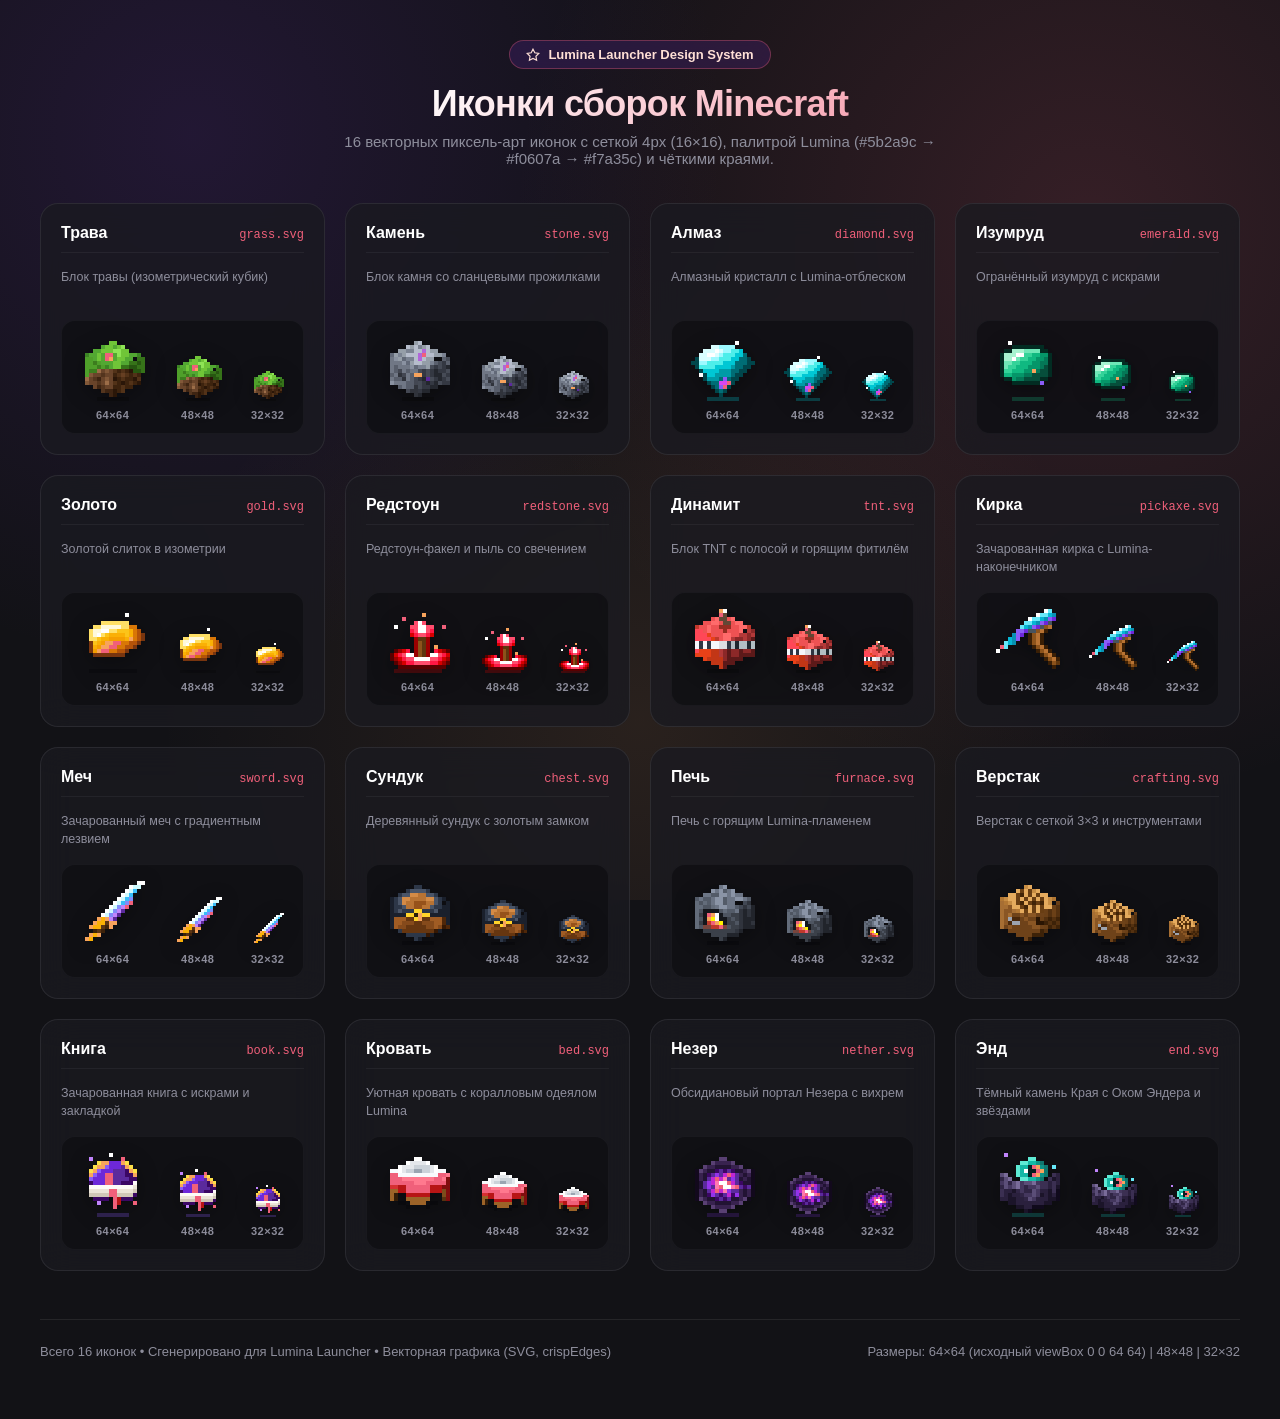
<file: ui/img/instance-icons/preview.html>
<!DOCTYPE html>
<html lang="ru">
<head>
  <meta charset="UTF-8">
  <meta name="viewport" content="width=device-width, initial-scale=1.0">
  <title>Иконки сборок Lumina — Превью (16 шт)</title>
  <style>
    :root {
      --bg: #121216;
      --bg-card: rgba(26, 26, 32, 0.78);
      --bg-card-hover: rgba(36, 36, 45, 0.92);
      --line: rgba(255, 255, 255, 0.08);
      --line-hover: rgba(255, 255, 255, 0.16);
      --c1: #5b2a9c;
      --c2: #f0607a;
      --c3: #f7a35c;
      --accent: linear-gradient(135deg, var(--c1) 0%, var(--c2) 52%, var(--c3) 100%);
      --text: #f4f4f7;
      --text-muted: #8e8e9c;
    }
    * { box-sizing: border-box; margin: 0; padding: 0; }
    body {
      font-family: -apple-system, BlinkMacSystemFont, "Segoe UI", Roboto, "Helvetica Neue", sans-serif;
      background: var(--bg);
      color: var(--text);
      min-height: 100vh;
      padding: 40px 24px 60px;
      background-image: 
        radial-gradient(circle at 15% 15%, rgba(91, 42, 156, 0.22) 0%, transparent 40%),
        radial-gradient(circle at 85% 25%, rgba(240, 96, 122, 0.16) 0%, transparent 45%),
        radial-gradient(circle at 50% 80%, rgba(247, 163, 92, 0.10) 0%, transparent 50%);
      background-attachment: fixed;
    }
    .header {
      max-width: 1200px;
      margin: 0 auto 36px;
      text-align: center;
    }
    .badge {
      display: inline-flex;
      align-items: center;
      gap: 8px;
      padding: 6px 16px;
      border-radius: 9999px;
      background: rgba(91, 42, 156, 0.25);
      border: 1px solid rgba(240, 96, 122, 0.35);
      font-size: 13px;
      font-weight: 600;
      color: #ffe0d6;
      margin-bottom: 14px;
      backdrop-filter: blur(10px);
    }
    .title {
      font-size: 36px;
      font-weight: 800;
      letter-spacing: -0.02em;
      margin-bottom: 8px;
      background: linear-gradient(135deg, #fff 30%, #f0607a 100%);
      -webkit-background-clip: text;
      -webkit-text-fill-color: transparent;
    }
    .subtitle {
      font-size: 15px;
      color: var(--text-muted);
      max-width: 600px;
      margin: 0 auto 20px;
    }
    .controls {
      display: inline-flex;
      gap: 10px;
      background: rgba(20, 20, 26, 0.8);
      border: 1px solid var(--line);
      padding: 6px;
      border-radius: 14px;
    }
    .btn-toggle {
      background: transparent;
      border: 1px solid transparent;
      color: var(--text-muted);
      padding: 6px 14px;
      border-radius: 10px;
      font-size: 13px;
      cursor: pointer;
      transition: all .2s;
    }
    .btn-toggle.active, .btn-toggle:hover {
      background: rgba(255, 255, 255, 0.08);
      color: #fff;
      border-color: rgba(255, 255, 255, 0.12);
    }
    .grid {
      max-width: 1200px;
      margin: 0 auto;
      display: grid;
      grid-template-columns: repeat(auto-fill, minmax(270px, 1fr));
      gap: 20px;
    }
    .card {
      background: var(--bg-card);
      border: 1px solid var(--line);
      border-radius: 18px;
      padding: 20px;
      backdrop-filter: blur(16px);
      -webkit-backdrop-filter: blur(16px);
      transition: all 0.25s cubic-bezier(0.16, 1, 0.3, 1);
      display: flex;
      flex-direction: column;
      gap: 16px;
    }
    .card:hover {
      background: var(--bg-card-hover);
      border-color: var(--line-hover);
      transform: translateY(-3px);
      box-shadow: 0 12px 30px rgba(0, 0, 0, 0.35);
    }
    .card-head {
      display: flex;
      align-items: baseline;
      justify-content: space-between;
      border-bottom: 1px solid rgba(255, 255, 255, 0.05);
      padding-bottom: 10px;
    }
    .card-title {
      font-size: 16px;
      font-weight: 700;
      color: #fff;
    }
    .card-file {
      font-family: ui-monospace, SFMono-Regular, Menlo, Monaco, Consolas, monospace;
      font-size: 12px;
      color: var(--c2);
    }
    .card-desc {
      font-size: 12.5px;
      color: var(--text-muted);
      line-height: 1.4;
      min-height: 35px;
    }
    .scales-row {
      display: flex;
      align-items: flex-end;
      justify-content: space-around;
      background: rgba(14, 14, 18, 0.7);
      border: 1px solid rgba(255, 255, 255, 0.04);
      border-radius: 14px;
      padding: 16px 10px 12px;
      gap: 12px;
    }
    .scale-box {
      display: flex;
      flex-direction: column;
      align-items: center;
      gap: 8px;
    }
    .scale-label {
      font-size: 11px;
      font-weight: 600;
      color: var(--text-muted);
      letter-spacing: 0.5px;
    }
    .img-wrap {
      display: grid;
      place-items: center;
      transition: transform 0.2s;
    }
    .img-wrap:hover {
      transform: scale(1.1);
    }
    .img-wrap img {
      display: block;
      image-rendering: pixelated;
      image-rendering: -moz-crisp-edges;
      image-rendering: crisp-edges;
      filter: drop-shadow(0 4px 10px rgba(0,0,0,0.35));
    }
    .size-64 img { width: 64px; height: 64px; }
    .size-48 img { width: 48px; height: 48px; }
    .size-32 img { width: 32px; height: 32px; }

    /* Footer info */
    .footer {
      max-width: 1200px;
      margin: 48px auto 0;
      padding-top: 24px;
      border-top: 1px solid var(--line);
      display: flex;
      flex-wrap: wrap;
      justify-content: space-between;
      align-items: center;
      gap: 16px;
      font-size: 13px;
      color: var(--text-muted);
    }
    .footer a {
      color: var(--c2);
      text-decoration: none;
    }
    .footer a:hover {
      text-decoration: underline;
    }
  </style>
</head>
<body>

  <header class="header">
    <div class="badge">
      <svg width="14" height="14" viewBox="0 0 24 24" fill="none" stroke="currentColor" stroke-width="2">
        <polygon points="12 2 15.09 8.26 22 9.27 17 14.14 18.18 21.02 12 17.77 5.82 21.02 7 14.14 2 9.27 8.91 8.26 12 2"/>
      </svg>
      Lumina Launcher Design System
    </div>
    <h1 class="title">Иконки сборок Minecraft</h1>
    <p class="subtitle">16 векторных пиксель-арт иконок с сеткой 4px (16×16), палитрой Lumina (#5b2a9c → #f0607a → #f7a35c) и чёткими краями.</p>
  </header>

  <main class="grid">

    <article class="card">
      <div class="card-head">
        <span class="card-title">Трава</span>
        <span class="card-file">grass.svg</span>
      </div>
      <p class="card-desc">Блок травы (изометрический кубик)</p>
      <div class="scales-row">
        <div class="scale-box">
          <div class="img-wrap size-64">
            <img src="grass.svg" alt="Трава 64px" width="64" height="64">
          </div>
          <span class="scale-label">64×64</span>
        </div>
        <div class="scale-box">
          <div class="img-wrap size-48">
            <img src="grass.svg" alt="Трава 48px" width="48" height="48">
          </div>
          <span class="scale-label">48×48</span>
        </div>
        <div class="scale-box">
          <div class="img-wrap size-32">
            <img src="grass.svg" alt="Трава 32px" width="32" height="32">
          </div>
          <span class="scale-label">32×32</span>
        </div>
      </div>
    </article>

    <article class="card">
      <div class="card-head">
        <span class="card-title">Камень</span>
        <span class="card-file">stone.svg</span>
      </div>
      <p class="card-desc">Блок камня со сланцевыми прожилками</p>
      <div class="scales-row">
        <div class="scale-box">
          <div class="img-wrap size-64">
            <img src="stone.svg" alt="Камень 64px" width="64" height="64">
          </div>
          <span class="scale-label">64×64</span>
        </div>
        <div class="scale-box">
          <div class="img-wrap size-48">
            <img src="stone.svg" alt="Камень 48px" width="48" height="48">
          </div>
          <span class="scale-label">48×48</span>
        </div>
        <div class="scale-box">
          <div class="img-wrap size-32">
            <img src="stone.svg" alt="Камень 32px" width="32" height="32">
          </div>
          <span class="scale-label">32×32</span>
        </div>
      </div>
    </article>

    <article class="card">
      <div class="card-head">
        <span class="card-title">Алмаз</span>
        <span class="card-file">diamond.svg</span>
      </div>
      <p class="card-desc">Алмазный кристалл с Lumina-отблеском</p>
      <div class="scales-row">
        <div class="scale-box">
          <div class="img-wrap size-64">
            <img src="diamond.svg" alt="Алмаз 64px" width="64" height="64">
          </div>
          <span class="scale-label">64×64</span>
        </div>
        <div class="scale-box">
          <div class="img-wrap size-48">
            <img src="diamond.svg" alt="Алмаз 48px" width="48" height="48">
          </div>
          <span class="scale-label">48×48</span>
        </div>
        <div class="scale-box">
          <div class="img-wrap size-32">
            <img src="diamond.svg" alt="Алмаз 32px" width="32" height="32">
          </div>
          <span class="scale-label">32×32</span>
        </div>
      </div>
    </article>

    <article class="card">
      <div class="card-head">
        <span class="card-title">Изумруд</span>
        <span class="card-file">emerald.svg</span>
      </div>
      <p class="card-desc">Огранённый изумруд с искрами</p>
      <div class="scales-row">
        <div class="scale-box">
          <div class="img-wrap size-64">
            <img src="emerald.svg" alt="Изумруд 64px" width="64" height="64">
          </div>
          <span class="scale-label">64×64</span>
        </div>
        <div class="scale-box">
          <div class="img-wrap size-48">
            <img src="emerald.svg" alt="Изумруд 48px" width="48" height="48">
          </div>
          <span class="scale-label">48×48</span>
        </div>
        <div class="scale-box">
          <div class="img-wrap size-32">
            <img src="emerald.svg" alt="Изумруд 32px" width="32" height="32">
          </div>
          <span class="scale-label">32×32</span>
        </div>
      </div>
    </article>

    <article class="card">
      <div class="card-head">
        <span class="card-title">Золото</span>
        <span class="card-file">gold.svg</span>
      </div>
      <p class="card-desc">Золотой слиток в изометрии</p>
      <div class="scales-row">
        <div class="scale-box">
          <div class="img-wrap size-64">
            <img src="gold.svg" alt="Золото 64px" width="64" height="64">
          </div>
          <span class="scale-label">64×64</span>
        </div>
        <div class="scale-box">
          <div class="img-wrap size-48">
            <img src="gold.svg" alt="Золото 48px" width="48" height="48">
          </div>
          <span class="scale-label">48×48</span>
        </div>
        <div class="scale-box">
          <div class="img-wrap size-32">
            <img src="gold.svg" alt="Золото 32px" width="32" height="32">
          </div>
          <span class="scale-label">32×32</span>
        </div>
      </div>
    </article>

    <article class="card">
      <div class="card-head">
        <span class="card-title">Редстоун</span>
        <span class="card-file">redstone.svg</span>
      </div>
      <p class="card-desc">Редстоун-факел и пыль со свечением</p>
      <div class="scales-row">
        <div class="scale-box">
          <div class="img-wrap size-64">
            <img src="redstone.svg" alt="Редстоун 64px" width="64" height="64">
          </div>
          <span class="scale-label">64×64</span>
        </div>
        <div class="scale-box">
          <div class="img-wrap size-48">
            <img src="redstone.svg" alt="Редстоун 48px" width="48" height="48">
          </div>
          <span class="scale-label">48×48</span>
        </div>
        <div class="scale-box">
          <div class="img-wrap size-32">
            <img src="redstone.svg" alt="Редстоун 32px" width="32" height="32">
          </div>
          <span class="scale-label">32×32</span>
        </div>
      </div>
    </article>

    <article class="card">
      <div class="card-head">
        <span class="card-title">Динамит</span>
        <span class="card-file">tnt.svg</span>
      </div>
      <p class="card-desc">Блок TNT с полосой и горящим фитилём</p>
      <div class="scales-row">
        <div class="scale-box">
          <div class="img-wrap size-64">
            <img src="tnt.svg" alt="Динамит 64px" width="64" height="64">
          </div>
          <span class="scale-label">64×64</span>
        </div>
        <div class="scale-box">
          <div class="img-wrap size-48">
            <img src="tnt.svg" alt="Динамит 48px" width="48" height="48">
          </div>
          <span class="scale-label">48×48</span>
        </div>
        <div class="scale-box">
          <div class="img-wrap size-32">
            <img src="tnt.svg" alt="Динамит 32px" width="32" height="32">
          </div>
          <span class="scale-label">32×32</span>
        </div>
      </div>
    </article>

    <article class="card">
      <div class="card-head">
        <span class="card-title">Кирка</span>
        <span class="card-file">pickaxe.svg</span>
      </div>
      <p class="card-desc">Зачарованная кирка с Lumina-наконечником</p>
      <div class="scales-row">
        <div class="scale-box">
          <div class="img-wrap size-64">
            <img src="pickaxe.svg" alt="Кирка 64px" width="64" height="64">
          </div>
          <span class="scale-label">64×64</span>
        </div>
        <div class="scale-box">
          <div class="img-wrap size-48">
            <img src="pickaxe.svg" alt="Кирка 48px" width="48" height="48">
          </div>
          <span class="scale-label">48×48</span>
        </div>
        <div class="scale-box">
          <div class="img-wrap size-32">
            <img src="pickaxe.svg" alt="Кирка 32px" width="32" height="32">
          </div>
          <span class="scale-label">32×32</span>
        </div>
      </div>
    </article>

    <article class="card">
      <div class="card-head">
        <span class="card-title">Меч</span>
        <span class="card-file">sword.svg</span>
      </div>
      <p class="card-desc">Зачарованный меч с градиентным лезвием</p>
      <div class="scales-row">
        <div class="scale-box">
          <div class="img-wrap size-64">
            <img src="sword.svg" alt="Меч 64px" width="64" height="64">
          </div>
          <span class="scale-label">64×64</span>
        </div>
        <div class="scale-box">
          <div class="img-wrap size-48">
            <img src="sword.svg" alt="Меч 48px" width="48" height="48">
          </div>
          <span class="scale-label">48×48</span>
        </div>
        <div class="scale-box">
          <div class="img-wrap size-32">
            <img src="sword.svg" alt="Меч 32px" width="32" height="32">
          </div>
          <span class="scale-label">32×32</span>
        </div>
      </div>
    </article>

    <article class="card">
      <div class="card-head">
        <span class="card-title">Сундук</span>
        <span class="card-file">chest.svg</span>
      </div>
      <p class="card-desc">Деревянный сундук с золотым замком</p>
      <div class="scales-row">
        <div class="scale-box">
          <div class="img-wrap size-64">
            <img src="chest.svg" alt="Сундук 64px" width="64" height="64">
          </div>
          <span class="scale-label">64×64</span>
        </div>
        <div class="scale-box">
          <div class="img-wrap size-48">
            <img src="chest.svg" alt="Сундук 48px" width="48" height="48">
          </div>
          <span class="scale-label">48×48</span>
        </div>
        <div class="scale-box">
          <div class="img-wrap size-32">
            <img src="chest.svg" alt="Сундук 32px" width="32" height="32">
          </div>
          <span class="scale-label">32×32</span>
        </div>
      </div>
    </article>

    <article class="card">
      <div class="card-head">
        <span class="card-title">Печь</span>
        <span class="card-file">furnace.svg</span>
      </div>
      <p class="card-desc">Печь с горящим Lumina-пламенем</p>
      <div class="scales-row">
        <div class="scale-box">
          <div class="img-wrap size-64">
            <img src="furnace.svg" alt="Печь 64px" width="64" height="64">
          </div>
          <span class="scale-label">64×64</span>
        </div>
        <div class="scale-box">
          <div class="img-wrap size-48">
            <img src="furnace.svg" alt="Печь 48px" width="48" height="48">
          </div>
          <span class="scale-label">48×48</span>
        </div>
        <div class="scale-box">
          <div class="img-wrap size-32">
            <img src="furnace.svg" alt="Печь 32px" width="32" height="32">
          </div>
          <span class="scale-label">32×32</span>
        </div>
      </div>
    </article>

    <article class="card">
      <div class="card-head">
        <span class="card-title">Верстак</span>
        <span class="card-file">crafting.svg</span>
      </div>
      <p class="card-desc">Верстак с сеткой 3×3 и инструментами</p>
      <div class="scales-row">
        <div class="scale-box">
          <div class="img-wrap size-64">
            <img src="crafting.svg" alt="Верстак 64px" width="64" height="64">
          </div>
          <span class="scale-label">64×64</span>
        </div>
        <div class="scale-box">
          <div class="img-wrap size-48">
            <img src="crafting.svg" alt="Верстак 48px" width="48" height="48">
          </div>
          <span class="scale-label">48×48</span>
        </div>
        <div class="scale-box">
          <div class="img-wrap size-32">
            <img src="crafting.svg" alt="Верстак 32px" width="32" height="32">
          </div>
          <span class="scale-label">32×32</span>
        </div>
      </div>
    </article>

    <article class="card">
      <div class="card-head">
        <span class="card-title">Книга</span>
        <span class="card-file">book.svg</span>
      </div>
      <p class="card-desc">Зачарованная книга с искрами и закладкой</p>
      <div class="scales-row">
        <div class="scale-box">
          <div class="img-wrap size-64">
            <img src="book.svg" alt="Книга 64px" width="64" height="64">
          </div>
          <span class="scale-label">64×64</span>
        </div>
        <div class="scale-box">
          <div class="img-wrap size-48">
            <img src="book.svg" alt="Книга 48px" width="48" height="48">
          </div>
          <span class="scale-label">48×48</span>
        </div>
        <div class="scale-box">
          <div class="img-wrap size-32">
            <img src="book.svg" alt="Книга 32px" width="32" height="32">
          </div>
          <span class="scale-label">32×32</span>
        </div>
      </div>
    </article>

    <article class="card">
      <div class="card-head">
        <span class="card-title">Кровать</span>
        <span class="card-file">bed.svg</span>
      </div>
      <p class="card-desc">Уютная кровать с коралловым одеялом Lumina</p>
      <div class="scales-row">
        <div class="scale-box">
          <div class="img-wrap size-64">
            <img src="bed.svg" alt="Кровать 64px" width="64" height="64">
          </div>
          <span class="scale-label">64×64</span>
        </div>
        <div class="scale-box">
          <div class="img-wrap size-48">
            <img src="bed.svg" alt="Кровать 48px" width="48" height="48">
          </div>
          <span class="scale-label">48×48</span>
        </div>
        <div class="scale-box">
          <div class="img-wrap size-32">
            <img src="bed.svg" alt="Кровать 32px" width="32" height="32">
          </div>
          <span class="scale-label">32×32</span>
        </div>
      </div>
    </article>

    <article class="card">
      <div class="card-head">
        <span class="card-title">Незер</span>
        <span class="card-file">nether.svg</span>
      </div>
      <p class="card-desc">Обсидиановый портал Незера с вихрем</p>
      <div class="scales-row">
        <div class="scale-box">
          <div class="img-wrap size-64">
            <img src="nether.svg" alt="Незер 64px" width="64" height="64">
          </div>
          <span class="scale-label">64×64</span>
        </div>
        <div class="scale-box">
          <div class="img-wrap size-48">
            <img src="nether.svg" alt="Незер 48px" width="48" height="48">
          </div>
          <span class="scale-label">48×48</span>
        </div>
        <div class="scale-box">
          <div class="img-wrap size-32">
            <img src="nether.svg" alt="Незер 32px" width="32" height="32">
          </div>
          <span class="scale-label">32×32</span>
        </div>
      </div>
    </article>

    <article class="card">
      <div class="card-head">
        <span class="card-title">Энд</span>
        <span class="card-file">end.svg</span>
      </div>
      <p class="card-desc">Тёмный камень Края с Оком Эндера и звёздами</p>
      <div class="scales-row">
        <div class="scale-box">
          <div class="img-wrap size-64">
            <img src="end.svg" alt="Энд 64px" width="64" height="64">
          </div>
          <span class="scale-label">64×64</span>
        </div>
        <div class="scale-box">
          <div class="img-wrap size-48">
            <img src="end.svg" alt="Энд 48px" width="48" height="48">
          </div>
          <span class="scale-label">48×48</span>
        </div>
        <div class="scale-box">
          <div class="img-wrap size-32">
            <img src="end.svg" alt="Энд 32px" width="32" height="32">
          </div>
          <span class="scale-label">32×32</span>
        </div>
      </div>
    </article>
  </main>

  <footer class="footer">
    <div>Всего 16 иконок • Сгенерировано для Lumina Launcher • Векторная графика (SVG, crispEdges)</div>
    <div>Размеры: 64×64 (исходный viewBox 0 0 64 64) | 48×48 | 32×32</div>
  </footer>

</body>
</html>
</file>
<file: assets/css/argon-lumina.css>
/* =========================================================================
   Lumina — сайт лаунчера. Тёмная тема в стиле Argon Design System,
   адаптированная под палитру логотипа Lumina (#5b2a9c → #f0607a → #f7a35c).
   Шрифты: Manrope (заголовки) + Inter (текст), с поддержкой кириллицы.
   ========================================================================= */

:root {
  /* Акценты бренда и Argon */
  --primary: #8b5cf6;
  --primary-light: #a78bfa;
  --primary-dark: #5b2a9c;
  --coral: #f0607a;
  --orange: #f7a35c;
  --info: #22d3ee;
  --success: #34d399;
  --danger: #fb7185;
  --warning: #fb923c;

  /* Тёмная палитра поверхностей */
  --bg-body: #0c0d14;
  --bg-secondary: #121420;
  --bg-card: #171a28;
  --bg-card-elevated: #1e2235;
  --bg-glass: rgba(23, 26, 40, 0.82);
  --border-subtle: rgba(255, 255, 255, 0.08);
  --border-hover: rgba(240, 96, 122, 0.38);

  /* Текст */
  --text-heading: #f8fafc;
  --text-body: #b4bcd0;
  --text-muted: #7e879e;
  --white: #ffffff;

  --brand-gradient: linear-gradient(135deg, #5b2a9c 0%, #f0607a 55%, #f7a35c 100%);
  --hero-gradient: radial-gradient(circle at 80% 20%, rgba(240, 96, 122, 0.28) 0%, transparent 45%),
                   radial-gradient(circle at 20% 80%, rgba(91, 42, 156, 0.45) 0%, transparent 50%),
                   linear-gradient(150deg, #120924 0%, #241142 38%, #3c1659 72%, #591f63 100%);

  --radius: 0.5rem;
  --radius-lg: 0.875rem;
  --shadow-sm: 0 4px 12px rgba(0, 0, 0, 0.25);
  --shadow: 0 18px 40px rgba(0, 0, 0, 0.45), 0 4px 12px rgba(0, 0, 0, 0.3);
  --shadow-lg: 0 24px 60px rgba(0, 0, 0, 0.6), 0 0 40px rgba(139, 92, 246, 0.12);
  --shadow-btn: 0 4px 14px rgba(0, 0, 0, 0.35), 0 1px 3px rgba(0, 0, 0, 0.25);
  --accent-glow-color: rgba(240, 96, 122, 0.38);
  --shadow-btn-hover: 0 10px 24px rgba(240, 96, 122, 0.28), 0 4px 10px rgba(0, 0, 0, 0.35);
  --ease: cubic-bezier(.34, 1.56, .64, 1);

  --font-sans: "Inter", "Segoe UI Variable Text", "Segoe UI", system-ui, -apple-system, Roboto, sans-serif;
  --font-display: "Manrope", "Inter", "Segoe UI Variable Display", "Segoe UI", system-ui, sans-serif;
}

/* ---------- Темы оформления (Зелёный градиент, Индиго, Тёмный градиент) ---------- */
html[data-theme="emerald"] {
  --primary: #10b981;
  --primary-light: #6ee7b7;
  --primary-dark: #064e3b;
  --coral: #34d399;
  --orange: #a7f3d0;
  --bg-body: #07110d;
  --bg-secondary: #0b1914;
  --bg-card: #10231b;
  --bg-card-elevated: #152e24;
  --bg-glass: rgba(16, 35, 27, 0.85);
  --border-hover: rgba(16, 185, 129, 0.42);
  --accent-glow-color: rgba(16, 185, 129, 0.38);
  --brand-gradient: linear-gradient(135deg, #064e3b 0%, #10b981 55%, #6ee7b7 100%);
  --hero-gradient: radial-gradient(circle at 80% 20%, rgba(16, 185, 129, 0.28) 0%, transparent 45%),
                   radial-gradient(circle at 20% 80%, rgba(6, 78, 59, 0.5) 0%, transparent 50%),
                   linear-gradient(150deg, #04130e 0%, #06281e 40%, #0a3c2d 75%, #0f513c 100%);
  --shadow-lg: 0 24px 60px rgba(0, 0, 0, 0.65), 0 0 40px rgba(16, 185, 129, 0.14);
  --shadow-btn-hover: 0 10px 24px rgba(16, 185, 129, 0.32), 0 4px 10px rgba(0, 0, 0, 0.35);
}

html[data-theme="indigo"] {
  --primary: #6366f1;
  --primary-light: #818cf8;
  --primary-dark: #1e1b4b;
  --coral: #38bdf8;
  --orange: #a5b4fc;
  --bg-body: #080b16;
  --bg-secondary: #0d1222;
  --bg-card: #12182d;
  --bg-card-elevated: #19213c;
  --bg-glass: rgba(18, 24, 45, 0.85);
  --border-hover: rgba(99, 102, 241, 0.45);
  --accent-glow-color: rgba(79, 70, 229, 0.42);
  --brand-gradient: linear-gradient(135deg, #1e1b4b 0%, #4f46e5 52%, #38bdf8 100%);
  --hero-gradient: radial-gradient(circle at 80% 20%, rgba(56, 189, 248, 0.25) 0%, transparent 45%),
                   radial-gradient(circle at 20% 80%, rgba(79, 70, 229, 0.45) 0%, transparent 50%),
                   linear-gradient(150deg, #070919 0%, #111638 40%, #1b2254 75%, #23316e 100%);
  --shadow-lg: 0 24px 60px rgba(0, 0, 0, 0.65), 0 0 40px rgba(99, 102, 241, 0.16);
  --shadow-btn-hover: 0 10px 24px rgba(79, 70, 229, 0.35), 0 4px 10px rgba(0, 0, 0, 0.35);
}

html[data-theme="dark"] {
  --primary: #64748b;
  --primary-light: #cbd5e1;
  --primary-dark: #0f172a;
  --coral: #94a3b8;
  --orange: #e2e8f0;
  --bg-body: #07080c;
  --bg-secondary: #0c0e14;
  --bg-card: #11141d;
  --bg-card-elevated: #171b26;
  --bg-glass: rgba(17, 20, 29, 0.88);
  --border-hover: rgba(148, 163, 184, 0.38);
  --accent-glow-color: rgba(100, 116, 139, 0.36);
  --brand-gradient: linear-gradient(135deg, #0f172a 0%, #334155 52%, #64748b 100%);
  --hero-gradient: radial-gradient(circle at 80% 20%, rgba(148, 163, 184, 0.16) 0%, transparent 45%),
                   radial-gradient(circle at 20% 80%, rgba(30, 41, 59, 0.5) 0%, transparent 50%),
                   linear-gradient(150deg, #050609 0%, #0b0e16 42%, #131824 76%, #1c2434 100%);
  --shadow-lg: 0 24px 60px rgba(0, 0, 0, 0.75), 0 0 40px rgba(100, 116, 139, 0.12);
  --shadow-btn-hover: 0 10px 24px rgba(100, 116, 139, 0.3), 0 4px 10px rgba(0, 0, 0, 0.45);
}

/* ---------- База ---------- */
*, *::before, *::after { box-sizing: border-box; }
html { scroll-behavior: smooth; -webkit-text-size-adjust: 100%; color-scheme: dark; }
body {
  margin: 0;
  font-family: var(--font-sans);
  font-size: 1rem;
  font-weight: 400;
  line-height: 1.65;
  letter-spacing: -0.005em;
  color: var(--text-body);
  background: var(--bg-body);
  -webkit-font-smoothing: antialiased;
  -moz-osx-font-smoothing: grayscale;
  overflow-x: hidden;
}
img, svg { vertical-align: middle; }
img { max-width: 100%; }
a { color: var(--primary-light); text-decoration: none; transition: color .15s ease; }
a:hover { color: var(--coral); }

h1, h2, h3, h4, h5, h6 {
  margin: 0 0 .5rem;
  font-family: var(--font-display);
  font-weight: 700;
  line-height: 1.3;
  letter-spacing: -0.02em;
  color: var(--text-heading);
}
h1 { font-size: 1.75rem; } h2 { font-size: 1.35rem; } h3 { font-size: 1.125rem; }
h4 { font-size: 1rem; } h5 { font-size: .925rem; } h6 { font-size: .75rem; }

p { margin: 0 0 1rem; font-size: 1rem; font-weight: 400; line-height: 1.7; color: var(--text-body); }
ul { margin: 0; }

.display-1, .display-2, .display-3, .display-4 {
  font-family: var(--font-display);
  font-weight: 800;
  line-height: 1.18;
  letter-spacing: -0.03em;
  color: var(--text-heading);
}
.display-1 { font-size: 3.3rem; }
.display-2 { font-size: 2.85rem; }
.display-3 { font-size: 2.25rem; }
.display-4 { font-size: 1.65rem; }
.display-3 span, .display-2 span {
  display: block;
  font-weight: 500;
  letter-spacing: -0.015em;
  color: var(--text-body);
}
.lead { font-size: 1.15rem; font-weight: 400; line-height: 1.7; margin-top: 1.25rem; color: var(--text-body); }
.heading { font-size: .95rem; font-weight: 700; letter-spacing: .04em; text-transform: uppercase; }
.text-white { color: #fff !important; }
.text-white-50 { color: rgba(255, 255, 255, .74) !important; }
.text-muted { color: var(--text-muted) !important; }
.text-primary { color: var(--primary-light) !important; }
.text-center { text-align: center; }
.text-gradient {
  background: var(--brand-gradient);
  -webkit-background-clip: text; background-clip: text;
  -webkit-text-fill-color: transparent;
}
.font-weight-bold { font-weight: 700 !important; }
.small, small { font-size: 82%; font-weight: 500; }
.mt-0 { margin-top: 0 !important; } .mb-0 { margin-bottom: 0 !important; }
.mt-3 { margin-top: 1rem !important; } .mt-4 { margin-top: 1.5rem !important; } .mt-5 { margin-top: 3rem !important; }
.mb-3 { margin-bottom: 1rem !important; } .mb-4 { margin-bottom: 1.5rem !important; } .mb-5 { margin-bottom: 3rem !important; }
.mx-auto { margin-left: auto; margin-right: auto; }
@media (min-width: 768px) { .pr-md-5 { padding-right: 3rem; } .pl-md-5 { padding-left: 3rem; } }

/* ---------- Сетка ---------- */
.container { width: 100%; max-width: 1140px; margin: 0 auto; padding: 0 15px; }
.row { display: flex; flex-wrap: wrap; margin: 0 -15px; }
.row > [class*="col"] { position: relative; width: 100%; padding: 0 15px; }
.align-items-center { align-items: center; }
.justify-content-center { justify-content: center; }
.row-grid > [class*="col"] + [class*="col"] { margin-top: 3rem; }
@media (min-width: 768px) {
  .col-md-4 { flex: 0 0 33.333%; max-width: 33.333%; }
  .col-md-6 { flex: 0 0 50%; max-width: 50%; }
  .order-md-1 { order: 1; } .order-md-2 { order: 2; }
  .row-grid > [class*="col-md"] + [class*="col-md"] { margin-top: 0; }
}
@media (min-width: 992px) {
  .col-lg-3 { flex: 0 0 25%; max-width: 25%; }
  .col-lg-4 { flex: 0 0 33.333%; max-width: 33.333%; }
  .col-lg-5 { flex: 0 0 41.666%; max-width: 41.666%; }
  .col-lg-6 { flex: 0 0 50%; max-width: 50%; }
  .col-lg-7 { flex: 0 0 58.333%; max-width: 58.333%; }
  .col-lg-8 { flex: 0 0 66.666%; max-width: 66.666%; }
  .col-lg-10 { flex: 0 0 83.333%; max-width: 83.333%; }
  .col-lg-12 { flex: 0 0 100%; max-width: 100%; }
  .row-grid > [class*="col-lg"] + [class*="col-lg"] { margin-top: 0; }
}

/* ---------- Кнопки (Argon Dark) ---------- */
.btn {
  position: relative;
  display: inline-flex; align-items: center; justify-content: center; gap: .55rem;
  font-family: var(--font-display);
  font-size: .9rem; font-weight: 700; line-height: 1.5;
  letter-spacing: -0.01em; text-transform: none;
  padding: .65rem 1.35rem;
  border: 1px solid transparent; border-radius: var(--radius);
  box-shadow: var(--shadow-btn);
  cursor: pointer; user-select: none; white-space: nowrap;
  transition: transform .18s ease, box-shadow .18s ease, background .18s ease, border-color .18s ease;
}
.btn:hover { transform: translateY(-2px); box-shadow: var(--shadow-btn-hover); }
.btn:active { transform: none; }
.btn:focus-visible { outline: 0; box-shadow: var(--shadow-btn), 0 0 0 .2rem rgba(139, 92, 246, .45); }
.btn-lg { font-size: .95rem; padding: .9rem 1.65rem; border-radius: .65rem; }
.btn-sm { font-size: .78rem; padding: .35rem .75rem; border-radius: .4rem; }
.btn-icon svg { width: 1.15em; height: 1.15em; }
.btn-primary { color: #fff; background: #7c3aed; border-color: #7c3aed; }
.btn-primary:hover { color: #fff; background: #6d28d9; border-color: #6d28d9; }
.btn-gradient { color: #fff; background: var(--brand-gradient); background-size: 160% 160%; border: 0; }
.btn-gradient:hover { color: #fff; animation: shift 2.4s ease infinite; }
.btn-white { color: #120924; background: #fff; border-color: #fff; }
.btn-white:hover { color: var(--primary-dark); background: #f8fafc; }
.btn-neutral { color: #fff; background: rgba(255, 255, 255, 0.1); border-color: rgba(255, 255, 255, 0.16); backdrop-filter: blur(8px); }
.btn-neutral:hover { color: #fff; background: var(--brand-gradient); border-color: transparent; }
.btn-outline-white { color: #fff; background: rgba(255, 255, 255, 0.06); border-color: rgba(255, 255, 255, .28); box-shadow: none; }
.btn-outline-white:hover { color: #fff; background: rgba(255, 255, 255, .14); border-color: rgba(255, 255, 255, .5); }

@keyframes shift {
  0%, 100% { background-position: 0% 50%; }
  50% { background-position: 100% 50%; }
}

/* ---------- Бейджи ---------- */
.badge {
  display: inline-block;
  padding: .38rem .7rem;
  font-family: var(--font-display);
  font-size: 70%; font-weight: 700; line-height: 1;
  text-transform: uppercase; letter-spacing: .04em;
  border-radius: var(--radius);
  white-space: nowrap; vertical-align: baseline;
}
.badge-pill { border-radius: 10rem; padding-left: .9em; padding-right: .9em; }
.badge-primary { color: #c4b5fd; background: rgba(139, 92, 246, .18); border: 1px solid rgba(139, 92, 246, .28); }
.badge-coral { color: #fda4af; background: rgba(240, 96, 122, .18); border: 1px solid rgba(240, 96, 122, .28); }
.badge-orange { color: #fdba74; background: rgba(247, 163, 92, .18); border: 1px solid rgba(247, 163, 92, .28); }
.badge-success { color: #6ee7b7; background: rgba(52, 211, 153, .16); border: 1px solid rgba(52, 211, 153, .28); }
.badge-info { color: #67e8f9; background: rgba(34, 211, 238, .16); border: 1px solid rgba(34, 211, 238, .28); }
.badge-default { color: #e2e8f0; background: var(--bg-card-elevated); border: 1px solid var(--border-subtle); }
.badge-white { color: #fff; background: rgba(255, 255, 255, .12); border: 1px solid rgba(255, 255, 255, .18); }
.badge-dot { display: inline-flex; align-items: center; gap: .45rem; }
.badge-dot::before { content: ""; width: .45rem; height: .45rem; border-radius: 50%; background: #34d399; box-shadow: 0 0 8px #34d399; }

/* ---------- Навигация ---------- */
.navbar {
  position: fixed; top: 0; left: 0; right: 0; z-index: 1030;
  padding: 1.15rem 0;
  transition: background .3s ease, padding .3s ease, box-shadow .3s ease, border-color .3s ease;
  border-bottom: 1px solid transparent;
}
.navbar .container { display: flex; align-items: center; justify-content: space-between; }
.navbar-brand {
  display: inline-flex; align-items: center; gap: .7rem;
  font-family: var(--font-display);
  color: #fff; font-weight: 800; font-size: 1.2rem; letter-spacing: -.01em;
}
.navbar-brand:hover { color: #fff; }
.navbar-brand img { width: 38px; height: 38px; border-radius: 10px; box-shadow: 0 4px 16px var(--accent-glow-color); transition: transform .2s ease, box-shadow .2s ease; }
.navbar-brand small { display: block; font-size: .62rem; font-weight: 600; letter-spacing: .12em; text-transform: uppercase; opacity: .7; line-height: 1; margin-top: 2px; }
.navbar-nav { display: flex; align-items: center; gap: .2rem; list-style: none; padding: 0; }
.nav-link {
  display: block; padding: .5rem .8rem;
  font-family: var(--font-display);
  font-size: .88rem; font-weight: 600;
  color: rgba(255, 255, 255, .86); border-radius: var(--radius);
  transition: background .15s ease, color .15s ease;
}
.nav-link:hover, .nav-link.active { color: #fff; background: rgba(255, 255, 255, .1); }
.navbar .btn { margin-left: .55rem; }

/* Переключатель тем в навигации */
.theme-switcher-item { display: flex; align-items: center; margin-left: .35rem; }
.theme-switcher {
  display: inline-flex; align-items: center; gap: 3px;
  padding: 3px; border-radius: 999px;
  background: rgba(10, 12, 20, 0.55);
  border: 1px solid rgba(255, 255, 255, 0.14);
  backdrop-filter: blur(12px);
}
.theme-btn {
  display: inline-flex; align-items: center; gap: 5px;
  padding: 4px 8px 4px 5px; border: 0; border-radius: 999px;
  background: transparent; color: rgba(255, 255, 255, 0.72);
  font-family: var(--font-display); font-size: .74rem; font-weight: 700;
  cursor: pointer; transition: all .18s ease;
}
.theme-btn img {
  width: 18px; height: 18px; border-radius: 5px; flex-shrink: 0;
  box-shadow: 0 2px 6px rgba(0, 0, 0, 0.4);
}
.theme-btn span { display: none; }
.theme-btn:hover { color: #fff; background: rgba(255, 255, 255, 0.08); }
.theme-btn.active {
  color: #fff;
  background: rgba(255, 255, 255, 0.16);
  box-shadow: 0 2px 10px rgba(0, 0, 0, 0.3), inset 0 0 0 1px rgba(255, 255, 255, 0.22);
}
.theme-btn.active span { display: inline; padding-right: 3px; }
.navbar.scrolled {
  padding: .65rem 0;
  background: rgba(12, 13, 20, .86);
  -webkit-backdrop-filter: saturate(160%) blur(16px);
  backdrop-filter: saturate(160%) blur(16px);
  border-bottom-color: var(--border-subtle);
  box-shadow: 0 10px 30px rgba(0, 0, 0, .45);
}
.navbar-toggler {
  display: none; background: none; border: 0; padding: .5rem; cursor: pointer; color: #fff;
}
.navbar-toggler svg { width: 28px; height: 28px; }
@media (max-width: 991.98px) {
  .navbar-toggler { display: block; }
  .navbar-collapse {
    position: absolute; top: calc(100% + .35rem); left: 15px; right: 15px;
    background: var(--bg-card-elevated);
    border: 1px solid var(--border-subtle);
    border-radius: var(--radius-lg); box-shadow: var(--shadow-lg);
    padding: 1rem; opacity: 0; visibility: hidden; transform: translateY(-10px) scale(.98);
    transition: all .25s ease;
  }
  .navbar.open .navbar-collapse { opacity: 1; visibility: visible; transform: none; }
  .navbar-nav { flex-direction: column; align-items: stretch; }
  .nav-link { color: var(--text-heading); }
  .nav-link:hover { color: var(--coral); background: rgba(255, 255, 255, .05); }
  .theme-switcher-item { margin: .5rem 0 .25rem; justify-content: center; }
  .theme-switcher { width: 100%; justify-content: space-between; padding: 5px; }
  .theme-btn { flex: 1; justify-content: center; padding: 6px 8px; }
  .theme-btn span { display: inline; }
  .navbar .btn { margin: .75rem 0 0; width: 100%; }
}

/* ---------- Секции и фигуры Argon ---------- */
.section { position: relative; padding: 4rem 0; }
.section-lg { padding: 6rem 0; }
.section-xl { padding: 8rem 0; }
.section-shaped { position: relative; overflow: hidden; }
.section-shaped .shape {
  position: absolute; inset: 0; z-index: 0; overflow: hidden;
}
.section-shaped .shape span {
  position: absolute; border-radius: 50%;
}
.shape-lumina { background: var(--hero-gradient); }
.shape-lumina::before {
  content: ""; position: absolute; inset: 0;
  background: url("../img/minecraft-hero.jpg") center center / cover no-repeat;
  opacity: .38;
  filter: saturate(1.1) contrast(1.05);
}
.shape-lumina::after {
  content: ""; position: absolute; inset: 0;
  background: linear-gradient(180deg, rgba(8, 10, 18, 0.35) 0%, rgba(8, 10, 18, 0.55) 65%, var(--bg-body) 100%);
}
.shape-dark {
  background: radial-gradient(circle at 15% 30%, rgba(139, 92, 246, .2) 0%, transparent 50%),
              radial-gradient(circle at 85% 75%, rgba(240, 96, 122, .18) 0%, transparent 45%),
              linear-gradient(160deg, #090a10 0%, #141126 50%, #1d1230 100%);
}
.shape .span-150 { width: 150px; height: 150px; }
.shape .span-200 { width: 200px; height: 200px; }
.shape .span-100 { width: 100px; height: 100px; }
.shape .span-75 { width: 75px; height: 75px; }
.shape .span-50 { width: 50px; height: 50px; }
.shape span:nth-child(1) { left: -4%; bottom: auto; top: 12%; background: rgba(255, 255, 255, .06); }
.shape span:nth-child(2) { right: 4%; top: 10%; background: rgba(240, 96, 122, .12); }
.shape span:nth-child(3) { top: 280px; right: 5.66%; background: rgba(255, 255, 255, .04); }
.shape span:nth-child(4) { top: 320px; right: 7%; background: rgba(247, 163, 92, .14); }
.shape span:nth-child(5) { top: 38%; left: 1%; right: auto; background: rgba(139, 92, 246, .1); }
.shape span:nth-child(6) { width: 200px; height: 200px; top: 44%; left: 10%; right: auto; background: rgba(255, 255, 255, .03); }
.shape span:nth-child(7) { bottom: 50%; right: 36%; background: rgba(255, 255, 255, .05); }
.shape span:nth-child(8) { bottom: 70px; right: 2%; background: rgba(240, 96, 122, .08); }
.shape span:nth-child(9) { bottom: 1%; right: 2%; background: rgba(255, 255, 255, .04); }
.shape span:nth-child(odd) { animation: float 9s ease-in-out infinite; }
.shape span:nth-child(even) { animation: float 12s ease-in-out infinite reverse; }
@keyframes float {
  0%, 100% { transform: translate3d(0, 0, 0); }
  50% { transform: translate3d(0, -18px, 0); }
}
.section-shaped .container { position: relative; z-index: 1; }

.separator {
  position: absolute; left: 0; right: 0; top: auto; bottom: 0;
  width: 100%; height: 150px; overflow: hidden; pointer-events: none;
  transform: translateZ(0); z-index: 1;
}
.separator svg { position: absolute; bottom: 0; pointer-events: none; }
.separator-skew { height: 60px; }
.separator-bottom { top: auto; bottom: 0; }
.fill-white { fill: var(--bg-body); }
.fill-secondary { fill: var(--bg-secondary); }
.fill-default { fill: var(--bg-body); }

.bg-secondary { background: var(--bg-secondary) !important; }
.bg-default { background: var(--bg-body) !important; }
.bg-white { background: var(--bg-body) !important; }

/* ---------- Герой ---------- */
.hero { padding-top: 8.5rem; padding-bottom: 11rem; min-height: 92vh; display: flex; align-items: center; }
.hero .container { width: 100%; }
.hero .display-2 { color: #fff; line-height: 1.15; letter-spacing: -.03em; }
.hero .display-2 span { margin-top: .65rem; font-size: .56em; font-weight: 500; line-height: 1.4; color: rgba(255, 255, 255, .86); }
.hero .lead { color: rgba(255, 255, 255, .8); max-width: 34rem; }
.hero-actions { display: flex; flex-wrap: wrap; gap: .8rem; margin-top: 2rem; }
.hero-meta { display: flex; flex-wrap: wrap; gap: 1.25rem; margin-top: 1.75rem; font-size: .88rem; font-weight: 500; color: rgba(255, 255, 255, .82); }
.hero-meta span { display: inline-flex; align-items: center; gap: .4rem; }
.hero-meta svg { width: 16px; height: 16px; color: var(--coral); }
.hero-badges { display: flex; gap: .5rem; margin-bottom: 1.25rem; }

/* ---------- Макет лаунчера в герое ---------- */
.mockup {
  position: relative;
  border-radius: 16px;
  background: #181920;
  box-shadow: 0 50px 100px -20px rgba(0, 0, 0, .75), 0 0 60px var(--accent-glow-color), 0 0 0 1px rgba(255, 255, 255, .1);
  overflow: hidden;
  transform: perspective(1600px) rotateY(-11deg) rotateX(5deg);
  transition: transform .6s ease, box-shadow .3s ease;
  font-size: 12px; color: #e9e6f2;
}
.mockup:hover { transform: perspective(1600px) rotateY(-3deg) rotateX(1deg); }
.mockup-bar { display: flex; align-items: center; gap: 6px; height: 32px; padding: 0 12px; background: #121318; border-bottom: 1px solid rgba(255, 255, 255, .06); }
.mockup-bar i { width: 10px; height: 10px; border-radius: 50%; background: #323440; }
.mockup-bar b { margin-left: 8px; font-weight: 600; font-size: 11px; color: rgba(255, 255, 255, .55); }
.mockup-body { display: grid; grid-template-columns: 136px 1fr; min-height: 310px; }
.mockup-side { padding: 12px 8px; background: #14151c; border-right: 1px solid rgba(255, 255, 255, .05); }
.mockup-side .m-logo { display: flex; align-items: center; gap: 7px; padding: 0 6px 12px; font-family: var(--font-display); font-weight: 800; font-size: 13px; color: #fff; }
.mockup-side .m-logo img { width: 22px; height: 22px; border-radius: 6px; }
.mockup-side .m-item {
  width: 100%; border: 0; background: transparent; text-align: left; font-family: inherit; font-size: inherit;
  display: flex; align-items: center; gap: 8px; padding: 7px 8px; margin-bottom: 2px; border-radius: 8px;
  color: rgba(255, 255, 255, .62); font-weight: 500; cursor: pointer;
  transition: background .15s ease, color .15s ease;
}
.mockup-side .m-item:hover { color: #fff; background: rgba(255, 255, 255, .06); }
.mockup-side .m-item i { width: 12px; height: 12px; border-radius: 4px; background: rgba(255, 255, 255, .16); flex-shrink: 0; }
.mockup-side .m-item.active { color: #fff; background: rgba(255, 255, 255, .12); }
.mockup-side .m-item.active i { background: var(--brand-gradient); }
.mockup-main {
  position: relative; display: flex; flex-direction: column; justify-content: flex-end; padding: 18px; overflow: hidden;
  background: url("../img/minecraft-hero.jpg") center center / cover no-repeat;
}
.mockup-main::before { content: ""; position: absolute; inset: 0; background: linear-gradient(180deg, rgba(12, 14, 22, .18) 0%, rgba(12, 14, 22, .58) 52%, rgba(12, 14, 22, .94) 100%); }
.mockup-main > * { position: relative; }
.m-view { display: none; animation: mFade .22s ease; }
.m-view.active { display: block; }
@keyframes mFade { from { opacity: 0; transform: translateY(6px); } to { opacity: 1; transform: none; } }
.m-title { font-family: var(--font-display); font-size: 20px; font-weight: 800; color: #fff; margin-bottom: 2px; }
.m-sub { color: rgba(255, 255, 255, .68); margin-bottom: 12px; }
.m-row { display: flex; gap: 8px; align-items: center; }
.m-select {
  flex: 1; display: flex; align-items: center; gap: 8px; padding: 8px 10px; border-radius: 10px;
  background: rgba(255, 255, 255, .09); border: 1px solid rgba(255, 255, 255, .14); color: #fff;
  font-family: inherit; font-size: inherit; font-weight: 500; cursor: pointer; text-align: left;
  transition: background .15s ease, border-color .15s ease;
}
.m-select:hover { background: rgba(255, 255, 255, .15); border-color: rgba(240, 96, 122, .45); }
.m-select img { width: 20px; height: 20px; image-rendering: pixelated; }
.m-play {
  border: 0; cursor: pointer; font-size: inherit;
  padding: 9px 22px; border-radius: 10px; font-family: var(--font-display); font-weight: 800; color: #fff;
  background: var(--brand-gradient); background-size: 180% 180%; animation: shift 3s ease infinite;
  box-shadow: 0 8px 22px var(--accent-glow-color);
  transition: transform .15s ease, box-shadow .15s ease;
}
.m-play:hover { transform: translateY(-1px); box-shadow: 0 10px 26px var(--accent-glow-color); }
.m-progress { margin-top: 12px; height: 6px; border-radius: 6px; background: rgba(255, 255, 255, .1); overflow: hidden; }
.m-progress span { display: block; height: 100%; width: 0; border-radius: inherit; background: var(--brand-gradient); transition: width .35s ease; }
.m-progress-text { margin-top: 6px; display: flex; justify-content: space-between; font-size: 10.5px; color: rgba(255, 255, 255, .58); }
.m-mini-list { display: flex; flex-direction: column; gap: 6px; margin-top: 4px; }
.m-mini-row {
  display: flex; align-items: center; gap: 9px; padding: 7px 10px; border-radius: 9px;
  background: rgba(255, 255, 255, .07); border: 1px solid rgba(255, 255, 255, .09);
  backdrop-filter: blur(8px);
}
.m-mini-row img { width: 22px; height: 22px; image-rendering: pixelated; flex-shrink: 0; }
.m-mini-row div { flex: 1; min-width: 0; }
.m-mini-row b { display: block; font-size: 11.5px; color: #fff; font-weight: 700; white-space: nowrap; overflow: hidden; text-overflow: ellipsis; }
.m-mini-row small { display: block; font-size: 10px; color: rgba(255, 255, 255, .6); }
.m-tag {
  font-size: 9.5px; font-weight: 700; padding: 3px 7px; border-radius: 99px;
  background: rgba(255, 255, 255, .1); color: #e2e8f0;
}
.m-tag.ok { background: rgba(52, 211, 153, .18); color: #6ee7b7; border: 1px solid rgba(52, 211, 153, .3); }
.m-dot { width: 8px; height: 8px; border-radius: 50%; background: #a78bfa; flex-shrink: 0; }
.m-dot.ok { background: #34d399; box-shadow: 0 0 8px #34d399; }

.floating-chip {
  position: absolute; z-index: 2;
  display: flex; align-items: center; gap: .65rem;
  padding: .65rem .95rem; border-radius: var(--radius-lg);
  background: rgba(26, 29, 45, 0.92);
  border: 1px solid rgba(255, 255, 255, 0.14);
  backdrop-filter: blur(12px);
  color: var(--text-heading);
  box-shadow: var(--shadow-lg);
  font-family: var(--font-display);
  font-size: .82rem; font-weight: 700;
  animation: float 6s ease-in-out infinite;
}
.floating-chip small { display: block; font-family: var(--font-sans); font-weight: 400; color: var(--text-body); font-size: .72rem; }
.floating-chip .icon { width: 2.1rem; height: 2.1rem; }
.chip-1 { left: -24px; bottom: 34px; }
.chip-2 { right: -16px; top: -22px; animation-delay: -3s; }
.mockup-wrap { position: relative; margin-top: 3rem; }
@media (min-width: 992px) { .mockup-wrap { margin-top: 0; } }
@media (max-width: 575.98px) {
  .mockup-body { grid-template-columns: 1fr; }
  .mockup-side { display: none; }
  .chip-1 { left: 8px; } .chip-2 { right: 8px; }
}

/* ---------- Карточки ---------- */
.card {
  position: relative; display: flex; flex-direction: column; min-width: 0;
  background: var(--bg-card);
  border: 1px solid var(--border-subtle) !important;
  border-radius: var(--radius-lg);
  word-wrap: break-word;
  transition: transform .22s ease, border-color .22s ease, box-shadow .22s ease;
}
.card-body { flex: 1 1 auto; padding: 1.75rem; }
.card-lift--hover:hover {
  transform: translateY(-12px);
  border-color: var(--border-hover) !important;
  box-shadow: var(--shadow-lg) !important;
}
.shadow { box-shadow: var(--shadow) !important; }
.shadow-lg { box-shadow: var(--shadow-lg) !important; }
.border-0 { border: 1px solid var(--border-subtle) !important; }
.rounded { border-radius: var(--radius-lg) !important; }
.h-100 { height: 100%; }

/* Иконки-кружки Argon */
.icon { display: inline-flex; align-items: center; justify-content: center; width: 3.1rem; height: 3.1rem; flex-shrink: 0; }
.icon svg { width: 1.5rem; height: 1.5rem; }
.icon-shape { border-radius: 50%; }
.icon-lg { width: 4rem; height: 4rem; } .icon-lg svg { width: 1.75rem; height: 1.75rem; }
.icon-sm { width: 2rem; height: 2rem; } .icon-sm svg { width: 1rem; height: 1rem; }
.icon-shape-primary { color: #c4b5fd; background: rgba(139, 92, 246, .18); box-shadow: inset 0 0 0 1px rgba(139, 92, 246, .3); }
.icon-shape-coral { color: #fda4af; background: rgba(240, 96, 122, .18); box-shadow: inset 0 0 0 1px rgba(240, 96, 122, .3); }
.icon-shape-orange { color: #fdba74; background: rgba(247, 163, 92, .18); box-shadow: inset 0 0 0 1px rgba(247, 163, 92, .3); }
.icon-shape-success { color: #6ee7b7; background: rgba(52, 211, 153, .18); box-shadow: inset 0 0 0 1px rgba(52, 211, 153, .3); }
.icon-shape-info { color: #67e8f9; background: rgba(34, 211, 238, .18); box-shadow: inset 0 0 0 1px rgba(34, 211, 238, .3); }
.icon-shape-gradient { color: #fff; background: var(--brand-gradient); box-shadow: 0 8px 22px rgba(240, 96, 122, .35); }
.icon-shape-white { color: var(--primary-light); background: var(--bg-card-elevated); box-shadow: var(--shadow-btn); }

/* Перекрытие героя карточками */
.section-features { padding-top: 0; padding-bottom: 2rem; }
.section-features .row-cards { position: relative; margin-top: -8.5rem; z-index: 2; }
.feature-card { background: linear-gradient(180deg, rgba(30, 34, 53, 0.95) 0%, rgba(23, 26, 40, 0.98) 100%); backdrop-filter: blur(16px); }
.feature-card .card-body { padding: 2.6rem 1.85rem; }
.feature-card h6 { margin-top: 1.4rem; font-size: .95rem; font-weight: 800; letter-spacing: .03em; text-transform: uppercase; }
.feature-card .text-primary { color: #c4b5fd !important; }
.feature-card .h6-coral { color: #fb7185; }
.feature-card .h6-orange { color: #fb923c; }
.feature-card p { margin: .85rem 0 1.35rem; color: var(--text-body); }
.feature-card .badges { display: flex; flex-wrap: wrap; gap: .4rem; }

/* Список с иконками */
.list-unstyled { list-style: none; padding: 0; }
.check-list li { display: flex; align-items: center; gap: 1rem; padding: .6rem 0; }
.check-list h6 { margin: 0; font-family: var(--font-sans); font-size: .98rem; font-weight: 500; letter-spacing: 0; color: var(--text-heading); }

/* ---------- Блок инсталляций: сетка иконок и карточка предпросмотра ---------- */
.icons-board-wrap { position: relative; }
.icons-board-wrap::before {
  content: ""; position: absolute; inset: -2px; z-index: -1; border-radius: 1.25rem;
  background: var(--brand-gradient); filter: blur(32px); opacity: .28;
}
.icons-board {
  position: relative; padding: 1.5rem; border-radius: 1.15rem 1.15rem 0 0;
  background: linear-gradient(145deg, #161824, #211a30);
  border: 1px solid rgba(255, 255, 255, .09);
  border-bottom: 0;
  box-shadow: var(--shadow-lg);
  display: grid; grid-template-columns: repeat(4, 1fr); gap: .85rem;
}
.icons-board .tile {
  aspect-ratio: 1; display: flex; align-items: center; justify-content: center;
  padding: 0; cursor: pointer;
  border-radius: 14px; background: rgba(255, 255, 255, .04);
  border: 1px solid rgba(255, 255, 255, .08);
  transition: transform .25s var(--ease), background .2s ease, border-color .2s ease, box-shadow .2s ease;
}
.icons-board .tile:hover {
  transform: translateY(-5px) scale(1.05);
  background: rgba(255, 255, 255, .09);
  border-color: rgba(240, 96, 122, .45);
}
.icons-board .tile.active {
  background: rgba(240, 96, 122, .14);
  border-color: var(--coral);
  box-shadow: 0 0 0 1px rgba(240, 96, 122, .35), 0 8px 20px rgba(240, 96, 122, .22);
}
.icons-board .tile img { width: 64%; height: 64%; image-rendering: pixelated; pointer-events: none; }
.inst-preview-card {
  display: flex; align-items: center; gap: .95rem;
  padding: 1rem 1.35rem;
  background: rgba(16, 18, 29, 0.96);
  border: 1px solid rgba(255, 255, 255, .09);
  border-radius: 0 0 1.15rem 1.15rem;
  box-shadow: var(--shadow-lg);
}
.inst-preview-card img { width: 42px; height: 42px; image-rendering: pixelated; flex-shrink: 0; }
.inst-preview-card .ip-meta { flex: 1; min-width: 0; }
.inst-preview-card strong { display: block; font-family: var(--font-display); font-size: .95rem; color: var(--text-heading); }
.inst-preview-card span { display: block; font-size: .82rem; color: var(--text-body); }
.inst-preview-card b { color: #fda4af; font-weight: 700; }
.loader-pills { display: flex; flex-wrap: wrap; gap: .45rem; }
.loader-pill { cursor: pointer; transition: transform .15s ease, box-shadow .15s ease, opacity .15s ease; opacity: .78; }
.loader-pill:hover { transform: translateY(-2px); opacity: 1; }
.loader-pill.active { opacity: 1; box-shadow: 0 0 0 2px rgba(255, 255, 255, .28), 0 6px 16px rgba(0, 0, 0, .35); transform: translateY(-1px); }

/* ---------- ModNest: «окно каталога» ---------- */
.catalog {
  border-radius: 1.15rem;
  background: var(--bg-card);
  border: 1px solid var(--border-subtle);
  box-shadow: var(--shadow-lg);
  overflow: hidden;
}
.catalog-head { display: flex; flex-wrap: wrap; gap: .45rem; padding: 1.1rem 1.25rem; border-bottom: 1px solid var(--border-subtle); background: rgba(255, 255, 255, .02); }
.catalog-tab {
  border: 0; cursor: pointer;
  padding: .42rem .9rem; border-radius: 10rem; font-family: var(--font-display); font-size: .78rem; font-weight: 700;
  color: var(--text-body); background: rgba(255, 255, 255, .05);
  transition: background .18s ease, color .18s ease, transform .15s ease;
}
.catalog-tab:hover { color: #fff; background: rgba(255, 255, 255, .1); }
.catalog-tab.active { color: #fff; background: var(--brand-gradient); box-shadow: 0 4px 12px rgba(240, 96, 122, .3); }
.catalog-search {
  margin: 1rem 1.25rem 0; display: flex; align-items: center; gap: .55rem;
  padding: .6rem .95rem; border-radius: var(--radius);
  background: var(--bg-body);
  border: 1px solid var(--border-subtle);
  color: var(--text-muted); font-size: .86rem;
  transition: border-color .18s ease, box-shadow .18s ease;
}
.catalog-search:focus-within { border-color: rgba(139, 92, 246, .55); box-shadow: 0 0 0 3px rgba(139, 92, 246, .15); }
.catalog-search svg { width: 16px; height: 16px; color: var(--primary-light); flex-shrink: 0; }
.catalog-search input {
  width: 100%; border: 0; outline: 0; background: transparent;
  color: var(--text-heading); font-family: var(--font-sans); font-size: .86rem;
}
.catalog-search input::placeholder { color: var(--text-muted); }
.catalog-list { list-style: none; padding: .5rem 1.25rem 1.25rem; min-height: 292px; }
.catalog-item { display: flex; align-items: center; gap: .9rem; padding: .85rem 0; border-bottom: 1px solid var(--border-subtle); animation: mFade .2s ease; }
.catalog-item:last-child { border-bottom: 0; }
.catalog-item .ci-icon { width: 42px; height: 42px; border-radius: 10px; display: flex; align-items: center; justify-content: center; color: #fff; font-family: var(--font-display); font-weight: 800; flex-shrink: 0; }
.catalog-item .ci-text { flex: 1; min-width: 0; }
.catalog-item strong { display: block; font-family: var(--font-display); color: var(--text-heading); font-size: .92rem; font-weight: 700; }
.catalog-item span { display: block; font-size: .8rem; color: var(--text-muted); white-space: nowrap; overflow: hidden; text-overflow: ellipsis; }
.catalog-item .btn { box-shadow: none; min-width: 106px; }
.catalog-empty { padding: 2.5rem 1rem; text-align: center; color: var(--text-muted); font-size: .9rem; }
.btn-installed { color: #6ee7b7; background: rgba(52, 211, 153, .14); border: 1px solid rgba(52, 211, 153, .28); }
.btn-installed:hover { color: #fff; background: rgba(251, 113, 133, .2); border-color: rgba(251, 113, 133, .4); transform: none; box-shadow: none; }

/* ---------- Секция с сеткой возможностей и стендом графики ---------- */
.section-dark { color: var(--text-body); }
.section-dark h2, .section-dark h4, .section-dark h5, .section-dark .display-3 { color: var(--text-heading); }
.mini-feature {
  display: flex; gap: 1rem; padding: 1.5rem; border-radius: var(--radius-lg); height: 100%;
  background: rgba(255, 255, 255, .035);
  border: 1px solid var(--border-subtle);
  transition: transform .2s ease, background .2s ease, border-color .2s ease;
}
.mini-feature:hover {
  transform: translateY(-4px);
  background: rgba(255, 255, 255, .06);
  border-color: var(--border-hover);
}
.mini-feature h5 { font-size: 1rem; margin-bottom: .35rem; }
.mini-feature p { font-size: .9rem; margin: 0; color: var(--text-body); }
.grid-features { display: grid; grid-template-columns: repeat(3, 1fr); gap: 1.5rem; margin-top: 3rem; }
@media (max-width: 991.98px) { .grid-features { grid-template-columns: repeat(2, 1fr); } }
@media (max-width: 575.98px) { .grid-features { grid-template-columns: 1fr; } }

.gfx-showcase {
  padding: 2rem; border-radius: 1.25rem;
  background: linear-gradient(160deg, rgba(25, 28, 44, .9), rgba(17, 19, 30, .94));
  border: 1px solid rgba(255, 255, 255, .1);
  box-shadow: var(--shadow-lg);
  backdrop-filter: blur(16px);
}
.gfx-showcase-head {
  display: flex; flex-wrap: wrap; align-items: center; justify-content: space-between; gap: 1.25rem;
  padding-bottom: 1.5rem; border-bottom: 1px solid var(--border-subtle);
}
.gfx-showcase-head h4 { font-size: 1.25rem; margin-bottom: .35rem; }
.gfx-showcase-head p { font-size: .92rem; max-width: 38rem; }
.gfx-presets {
  display: inline-flex; padding: .3rem; border-radius: .75rem;
  background: rgba(0, 0, 0, .35); border: 1px solid var(--border-subtle); gap: .25rem;
}
.gfx-preset-btn {
  border: 0; cursor: pointer; padding: .55rem 1.05rem; border-radius: .55rem;
  font-family: var(--font-display); font-size: .84rem; font-weight: 700;
  color: var(--text-body); background: transparent;
  transition: background .18s ease, color .18s ease, box-shadow .18s ease;
}
.gfx-preset-btn:hover { color: #fff; }
.gfx-preset-btn.active { color: #fff; background: var(--brand-gradient); box-shadow: 0 4px 14px rgba(240, 96, 122, .35); }
.gfx-showcase-grid {
  display: grid; grid-template-columns: repeat(4, 1fr); gap: 1rem; margin-top: 1.5rem;
}
@media (max-width: 991.98px) { .gfx-showcase-grid { grid-template-columns: repeat(2, 1fr); } }
@media (max-width: 575.98px) { .gfx-showcase-grid { grid-template-columns: 1fr; } }
.gfx-stat-box {
  padding: 1.15rem 1.25rem; border-radius: var(--radius-lg);
  background: rgba(255, 255, 255, .035); border: 1px solid var(--border-subtle);
  transition: border-color .2s ease, transform .2s ease;
}
.gfx-stat-box.highlight {
  background: linear-gradient(145deg, rgba(91, 42, 156, .18), rgba(240, 96, 122, .12));
  border-color: rgba(240, 96, 122, .32);
}
.gfx-stat-box span { display: block; font-size: .76rem; font-weight: 600; text-transform: uppercase; letter-spacing: .04em; color: var(--text-muted); }
.gfx-stat-box strong { display: block; font-family: var(--font-display); font-size: 1.2rem; font-weight: 800; color: var(--text-heading); margin: .35rem 0 .2rem; }
.gfx-stat-box small { display: block; font-size: .78rem; color: var(--text-body); line-height: 1.4; }

/* ---------- Шаги ---------- */
.step { text-align: center; padding: 0 1rem; position: relative; z-index: 1; }
.step-num {
  width: 4.5rem; height: 4.5rem; margin: 0 auto 1.25rem;
  display: flex; align-items: center; justify-content: center;
  border-radius: 50%; font-family: var(--font-display); font-size: 1.5rem; font-weight: 800; color: #fff;
  background: var(--brand-gradient); box-shadow: 0 10px 30px rgba(240, 96, 122, .38);
}
.steps { position: relative; }
@media (min-width: 768px) {
  .steps::before {
    content: ""; position: absolute; top: 2.25rem; left: 20%; right: 20%; height: 2px;
    background: repeating-linear-gradient(90deg, rgba(255, 255, 255, .16) 0 8px, transparent 8px 16px);
  }
}

/* ---------- Статистика ---------- */
.stats { display: grid; grid-template-columns: repeat(auto-fit, minmax(160px, 1fr)); gap: 1.5rem; }
.stat { text-align: center; padding: 1.85rem 1rem; }
.stat strong { display: block; font-family: var(--font-display); font-size: 2.35rem; font-weight: 800; line-height: 1.1; }
.stat span { font-size: .88rem; color: var(--text-body); margin-top: .25rem; display: block; }

/* ---------- Архитектура безопасности ---------- */
.security-arch-grid {
  display: grid; grid-template-columns: repeat(2, 1fr); gap: 1.5rem;
}
@media (max-width: 767.98px) { .security-arch-grid { grid-template-columns: 1fr; } }
.sec-arch-card {
  padding: 1.85rem; border-radius: var(--radius-lg);
  background: var(--bg-card);
  border: 1px solid var(--border-subtle);
  box-shadow: var(--shadow-sm);
  transition: transform .22s ease, border-color .22s ease, box-shadow .22s ease;
}
.sec-arch-card:hover {
  transform: translateY(-5px);
  border-color: var(--border-hover);
  box-shadow: var(--shadow);
}
.sec-arch-card h5 { font-size: 1.1rem; margin-bottom: .5rem; }
.sec-arch-card p { margin: 0; font-size: .92rem; line-height: 1.65; }

.w-100 { width: 100%; }
.mt-2 { margin-top: .5rem !important; }
.download-actions-col { display: flex; flex-direction: column; align-items: stretch; }
.security-pills a {
  font-size: .74rem; font-weight: 700; padding: .25rem .65rem; border-radius: 999px;
  background: rgba(255, 255, 255, 0.08); border: 1px solid rgba(255, 255, 255, 0.2); color: #fff;
}
.security-pills a:hover { background: rgba(255, 255, 255, 0.16); color: #fff; }

/* ---------- FAQ ---------- */
.faq { max-width: 820px; margin: 3rem auto 0; }
.faq details {
  background: var(--bg-card);
  border: 1px solid var(--border-subtle);
  border-radius: var(--radius-lg);
  box-shadow: var(--shadow-sm);
  margin-bottom: 1rem; overflow: hidden;
  transition: border-color .2s ease, box-shadow .2s ease;
}
.faq details:hover { border-color: rgba(255, 255, 255, .16); }
.faq details[open] { border-color: var(--border-hover); box-shadow: var(--shadow); }
.faq summary {
  list-style: none; cursor: pointer;
  display: flex; align-items: center; justify-content: space-between; gap: 1rem;
  padding: 1.25rem 1.5rem;
  font-family: var(--font-display); font-weight: 700; font-size: 1.02rem;
  color: var(--text-heading);
}
.faq summary::-webkit-details-marker { display: none; }
.faq summary::after {
  content: ""; flex-shrink: 0; width: 1.85rem; height: 1.85rem; border-radius: 50%;
  background: rgba(139, 92, 246, .18) url("data:image/svg+xml,%3Csvg xmlns='http://www.w3.org/2000/svg' viewBox='0 0 24 24' fill='none' stroke='%23c4b5fd' stroke-width='2.5' stroke-linecap='round'%3E%3Cpath d='M12 5v14M5 12h14'/%3E%3C/svg%3E") center / 14px no-repeat;
  transition: transform .25s ease, background-color .2s ease;
}
.faq details[open] summary::after { transform: rotate(45deg); background-color: rgba(240, 96, 122, .25); }
.faq .faq-body { padding: 0 1.5rem 1.35rem; }
.faq .faq-body p { margin: 0; color: var(--text-body); }
.faq code, code {
  padding: .15rem .45rem; border-radius: 6px;
  background: rgba(240, 96, 122, .14);
  border: 1px solid rgba(240, 96, 122, .25);
  color: #fda4af; font-size: .86em;
}

/* ---------- CTA загрузки ---------- */
.download-card {
  border-radius: 1.25rem; overflow: hidden;
  background: linear-gradient(165deg, rgba(30, 34, 53, 0.96), rgba(20, 22, 34, 0.98));
  backdrop-filter: blur(20px);
}
.download-card .card-body { padding: 3rem; }
.download-card .sysreq { display: grid; grid-template-columns: repeat(auto-fit, minmax(170px, 1fr)); gap: 1rem; margin-top: 2.25rem; }
.download-card .sysreq div {
  padding: 1.05rem 1.15rem; border-radius: var(--radius);
  background: rgba(255, 255, 255, .04);
  border: 1px solid var(--border-subtle);
}
.download-card .sysreq strong { display: block; font-family: var(--font-display); color: var(--text-heading); font-size: .92rem; }
.download-card .sysreq span { font-size: .82rem; color: var(--text-muted); }
.download-logo { width: 120px; height: 120px; border-radius: 28px; box-shadow: 0 20px 45px var(--accent-glow-color); animation: float 6s ease-in-out infinite; transition: box-shadow .3s ease; }
.security-verify {
  margin-top: 1.5rem;
  padding: 1.15rem 1.35rem;
  border-radius: var(--radius-lg);
  background: rgba(10, 12, 20, 0.55);
  border: 1px solid rgba(52, 211, 153, 0.25);
}
.security-verify-head {
  display: flex; flex-wrap: wrap; align-items: center; justify-content: space-between; gap: .75rem;
  padding-bottom: .9rem; border-bottom: 1px solid var(--border-subtle);
}
.security-verify-badge {
  display: inline-flex; align-items: center; gap: .45rem;
  font-family: var(--font-display); font-weight: 800; font-size: .88rem; color: #6ee7b7;
}
.security-verify-badge svg { width: 18px; height: 18px; color: #34d399; }
.security-pills { display: flex; flex-wrap: wrap; gap: .45rem; }
.security-pills span {
  font-size: .74rem; font-weight: 600; padding: .25rem .65rem; border-radius: 999px;
  background: rgba(52, 211, 153, 0.12); border: 1px solid rgba(52, 211, 153, 0.24); color: #a7f3d0;
}
.security-hashes { display: flex; flex-direction: column; gap: .55rem; margin-top: .85rem; }
.hash-row {
  display: flex; flex-wrap: wrap; align-items: center; gap: .65rem;
  font-size: .8rem;
}
.hash-label { min-width: 175px; font-weight: 600; color: var(--text-body); }
.hash-row code {
  flex: 1; min-width: 220px; word-break: break-all;
  padding: .3rem .65rem; border-radius: 6px;
  background: rgba(0, 0, 0, 0.45); border: 1px solid var(--border-subtle);
  color: #e2e8f0; font-family: Consolas, "Cascadia Code", monospace; font-size: .76rem;
}
.copy-hash-btn { padding: .28rem .7rem; font-size: .74rem; }

/* ---------- Футер ---------- */
.footer { padding: 2.75rem 0; background: #090a10; border-top: 1px solid var(--border-subtle); }
.footer .row { align-items: center; }
.footer .copyright { font-size: .875rem; color: var(--text-muted); }
.footer .nav-footer { display: flex; flex-wrap: wrap; gap: 1.35rem; justify-content: flex-end; list-style: none; padding: 0; }
.footer .nav-footer a { font-family: var(--font-display); font-weight: 600; font-size: .88rem; color: var(--text-body); }
.footer .nav-footer a:hover { color: var(--coral); }
.footer-brand { display: inline-flex; align-items: center; gap: .6rem; font-family: var(--font-display); font-weight: 800; color: var(--text-heading); font-size: 1.1rem; }
.footer-brand img { width: 30px; height: 30px; border-radius: 8px; }
@media (max-width: 767.98px) { .footer .nav-footer { justify-content: flex-start; margin-top: 1rem; } }

/* ---------- Сетевой белый список и проверка файла в браузере ---------- */
.sec-allowlist-box {
  background: var(--bg-card);
  border: 1px solid rgba(45, 206, 137, 0.22);
  border-radius: var(--radius-lg);
  padding: 1.65rem 1.85rem;
  box-shadow: 0 18px 42px rgba(0, 0, 0, 0.25);
}
.sec-allowlist-head h5 { margin: 0 0 .35rem; font-size: 1.15rem; }
.sec-domains-grid {
  display: grid;
  grid-template-columns: repeat(4, 1fr);
  gap: 1rem;
  margin-top: 1.25rem;
}
.sec-domain-group {
  background: rgba(10, 11, 18, 0.65);
  border: 1px solid var(--border);
  border-radius: 12px;
  padding: .9rem 1rem;
  display: flex;
  flex-direction: column;
  gap: .35rem;
}
.sec-domain-group strong {
  color: #fff;
  font-size: .82rem;
  margin-bottom: .15rem;
}
.sec-domain-group code {
  font-size: .74rem;
  color: #8ce9c0;
  background: rgba(45, 206, 137, 0.1);
  border: 1px solid rgba(45, 206, 137, 0.18);
  padding: .18rem .45rem;
  border-radius: 6px;
  word-break: break-all;
}
.sec-domain-group span {
  font-size: .75rem;
  color: var(--text-muted);
  margin-top: .15rem;
}
@media (max-width: 991.98px) {
  .sec-domains-grid { grid-template-columns: repeat(2, 1fr); }
}
@media (max-width: 575.98px) {
  .sec-domains-grid { grid-template-columns: 1fr; }
}

.local-verifier {
  margin-top: .85rem;
  border-radius: 12px;
  border: 1px dashed rgba(45, 206, 137, 0.38);
  background: rgba(12, 14, 24, 0.65);
  transition: border-color .2s ease, background .2s ease;
}
.local-verifier.dragover,
.local-verifier:hover {
  border-color: #2dce89;
  background: rgba(45, 206, 137, 0.08);
}
.local-verifier[data-verify-state="ok"] {
  border-style: solid;
  border-color: #2dce89;
  background: rgba(45, 206, 137, 0.12);
}
.local-verifier[data-verify-state="mismatch"] {
  border-style: solid;
  border-color: #f5365c;
  background: rgba(245, 54, 92, 0.12);
}
.local-verifier-body {
  display: flex;
  align-items: center;
  gap: .9rem;
  padding: .85rem 1rem;
  cursor: pointer;
}
.local-verifier-text {
  flex: 1;
  display: flex;
  flex-direction: column;
  gap: .15rem;
  min-width: 0;
}
.local-verifier-text strong {
  color: #fff;
  font-size: .86rem;
}
.local-verifier-text span {
  color: var(--text-muted);
  font-size: .78rem;
  word-break: break-word;
}
.local-verifier-text code {
  color: #c4b5fd;
  font-size: .76rem;
}
@media (max-width: 767.98px) {
  .local-verifier-body { flex-direction: column; align-items: flex-start; }
}

/* ---------- Видео-трейлер (16:9 и 9:16 Shorts) ---------- */
.trailer-showcase {
  background: var(--bg-card);
  border: 1px solid var(--border);
  border-radius: var(--radius-lg);
  padding: 1.5rem;
  box-shadow: var(--shadow-lg);
}
.trailer-toolbar {
  display: flex;
  align-items: center;
  justify-content: space-between;
  flex-wrap: wrap;
  gap: 1rem;
  margin-bottom: 1.25rem;
}
.trailer-tabs {
  display: inline-flex;
  flex-wrap: wrap;
  gap: .45rem;
  background: rgba(10, 11, 18, 0.7);
  padding: .35rem;
  border-radius: 999px;
  border: 1px solid var(--border);
}
.trailer-tab {
  background: transparent;
  border: 0;
  color: var(--text-muted);
  font-family: inherit;
  font-weight: 600;
  font-size: .84rem;
  padding: .5rem 1rem;
  border-radius: 999px;
  cursor: pointer;
  transition: all .2s ease;
}
.trailer-tab.active {
  background: var(--gradient-brand);
  color: #fff;
  box-shadow: 0 4px 14px rgba(240, 96, 122, 0.35);
}
.trailer-downloads {
  display: flex;
  flex-wrap: wrap;
  gap: .6rem;
}
.trailer-stage {
  display: flex;
  justify-content: center;
  background: rgba(8, 9, 15, 0.85);
  border-radius: 16px;
  padding: 1rem;
  border: 1px solid var(--border);
}
.trailer-frame {
  display: none;
  width: 100%;
  max-width: 960px;
}
.trailer-frame.active {
  display: block;
}
.trailer-frame video {
  width: 100%;
  height: auto;
  border-radius: 12px;
  display: block;
  box-shadow: 0 18px 48px rgba(0, 0, 0, 0.55);
  background: #090a12;
}
.trailer-frame.trailer-frame-vertical {
  max-width: 360px;
}

/* ---------- Появление при прокрутке ---------- */
.reveal { opacity: 0; transform: translateY(30px); transition: opacity .7s ease, transform .7s cubic-bezier(.2, .8, .2, 1); }
.reveal.visible { opacity: 1; transform: none; }
.reveal[data-delay="1"] { transition-delay: .1s; }
.reveal[data-delay="2"] { transition-delay: .2s; }
.reveal[data-delay="3"] { transition-delay: .3s; }

@media (max-width: 767.98px) {
  .display-2 { font-size: 2.15rem; }
  .display-3 { font-size: 1.8rem; }
  .hero { padding-top: 7rem; padding-bottom: 10rem; }
  .download-card .card-body { padding: 2rem 1.5rem; }
}

@media (prefers-reduced-motion: reduce) {
  *, *::before, *::after { animation: none !important; transition: none !important; scroll-behavior: auto !important; }
  .reveal { opacity: 1; transform: none; }
}
</file>
<file: ui/style.css>
/* ==========================================================================
   Lumina Launcher — Дизайн интерфейса (by AkeeTech)
   Цветовая палитра: фиолетовый (#5b2a9c) → коралловый (#f0607a) → оранжевый (#f7a35c)
   Стиль: Тёмный, чистый, современный (в духе Apple & macOS), Minecraft-эстетика
   ========================================================================== */

:root {
  /* Базовые цвета фона и поверхностей */
  --bg: #121216;
  --bg-sidebar: rgba(18, 18, 22, 0.94);
  --panel: rgba(26, 26, 32, 0.78);
  --panel-solid: #1d1d24;
  --panel-hover: rgba(36, 36, 45, 0.88);
  --panel-active: rgba(45, 45, 56, 0.95);
  
  /* Границы и разделители */
  --line: rgba(255, 255, 255, 0.08);
  --line-hover: rgba(255, 255, 255, 0.16);
  --line-focus: rgba(240, 96, 122, 0.5);
  
  /* Текстовые цвета */
  --text: #f4f4f7;
  --text-muted: #8e8e9c;
  --text-dim: #60606e;

  /* Фирменный градиент Lumina */
  --c1: #5b2a9c;
  --c2: #f0607a;
  --c3: #f7a35c;
  --accent: linear-gradient(135deg, var(--c1) 0%, var(--c2) 52%, var(--c3) 100%);
  --accent-hover: linear-gradient(135deg, #6c32b5 0%, #f67088 52%, #f9af6e 100%);
  --accent-glow: 0 8px 30px rgba(240, 96, 122, 0.38);
  --accent-soft: rgba(240, 96, 122, 0.14);

  /* Статусные цвета */
  --ok: #4ade80;
  --ok-glow: rgba(74, 222, 128, 0.35);
  --err: #f87171;
  --err-glow: rgba(248, 113, 113, 0.35);
  --warn: #fbbf24;
  --warn-glow: rgba(251, 191, 36, 0.35);

  /* Радиусы скругления */
  --r-sm: 8px;
  --r-md: 12px;
  --r-lg: 18px;
  --r-xl: 24px;
  --r-full: 9999px;

  /* Тени */
  --shadow-sm: 0 2px 8px rgba(0, 0, 0, 0.25);
  --shadow-md: 0 8px 24px rgba(0, 0, 0, 0.35);
  --shadow-lg: 0 16px 40px rgba(0, 0, 0, 0.5);
  --shadow-dock: 0 20px 50px rgba(0, 0, 0, 0.6), 0 0 0 1px rgba(255, 255, 255, 0.08);

  /* Шрифты (100% системные Windows, без CDN) */
  --font-main: "Segoe UI Variable Text", "Segoe UI", -apple-system, BlinkMacSystemFont, system-ui, sans-serif;
  --font-display: "Segoe UI Variable Display", "Segoe UI", system-ui, sans-serif;
  --font-mono: "Cascadia Code", Consolas, monospace;
}

/* Сброс и базовые стили */
*, *::before, *::after {
  box-sizing: border-box;
}

[hidden] {
  display: none !important;
}

html, body {
  height: 100%;
  margin: 0;
  padding: 0;
}

body {
  display: grid;
  grid-template-columns: 240px 1fr;
  background: var(--bg);
  color: var(--text);
  font: 14px/1.5 var(--font-main);
  user-select: none;
  overflow: hidden;
  letter-spacing: -0.01em;
  -webkit-font-smoothing: antialiased;
}

/* Фоновый градиентный шум для глубины */
body::before {
  content: "";
  position: fixed;
  inset: 0;
  background: radial-gradient(circle at 90% 10%, rgba(91, 42, 156, 0.12), transparent 45%),
              radial-gradient(circle at 10% 90%, rgba(240, 96, 122, 0.06), transparent 50%);
  pointer-events: none;
  z-index: 0;
}

h1, h2, h3, h4 {
  margin: 0;
  font-family: var(--font-display);
  font-weight: 600;
  color: #fff;
  letter-spacing: -0.02em;
}

p {
  margin: 0;
}

.muted {
  color: var(--text-muted);
}

.row {
  display: flex;
  gap: 10px;
  align-items: center;
  flex-wrap: wrap;
}

.row.end {
  justify-content: flex-end;
}

.flex-1 {
  flex: 1;
}

/* ==========================================================================
   БОКОВАЯ ПАНЕЛЬ (SIDEBAR)
   ========================================================================== */

.sidebar {
  position: relative;
  display: flex;
  flex-direction: column;
  padding: 24px 14px 18px;
  background: var(--bg-sidebar);
  border-right: 1px solid var(--line);
  backdrop-filter: blur(28px);
  -webkit-backdrop-filter: blur(28px);
  z-index: 10;
}

/* Брендинг */
.brand {
  display: flex;
  align-items: center;
  gap: 12px;
  padding: 0 8px 24px;
  border-bottom: 1px solid rgba(255, 255, 255, 0.06);
  margin-bottom: 16px;
}

.brand-logo-wrap {
  position: relative;
  width: 42px;
  height: 42px;
}

.brand-logo {
  width: 42px;
  height: 42px;
  border-radius: 12px;
  box-shadow: 0 4px 18px rgba(240, 96, 122, 0.35);
  display: block;
  object-fit: cover;
}

.brand-name {
  display: block;
  font-family: var(--font-display);
  font-weight: 700;
  font-size: 19px;
  line-height: 1.15;
  background: linear-gradient(135deg, #ffffff 30%, #ffd0b5 100%);
  -webkit-background-clip: text;
  -webkit-text-fill-color: transparent;
  letter-spacing: -0.03em;
}

.brand-sub {
  display: block;
  font-size: 11px;
  font-weight: 500;
  color: var(--text-muted);
  letter-spacing: 0.04em;
  text-transform: uppercase;
}

/* Навигация */
.nav {
  display: flex;
  flex-direction: column;
  gap: 4px;
  flex: 1;
}

.nav-item {
  position: relative;
  display: flex;
  align-items: center;
  gap: 12px;
  width: 100%;
  padding: 10px 14px;
  border: 0;
  border-radius: var(--r-md);
  background: transparent;
  color: var(--text-muted);
  font-size: 13.5px;
  font-weight: 500;
  cursor: pointer;
  text-align: left;
  transition: all 0.2s cubic-bezier(0.16, 1, 0.3, 1);
}

.nav-item * {
  pointer-events: none;
}

.nav-icon {
  width: 18px;
  height: 18px;
  flex-shrink: 0;
  opacity: 0.75;
  transition: opacity 0.2s, transform 0.2s;
}

.nav-item:hover {
  background: rgba(255, 255, 255, 0.05);
  color: var(--text);
  transform: translateX(2px);
}

.nav-item:hover .nav-icon {
  opacity: 1;
}

.nav-item.active {
  background: linear-gradient(90deg, rgba(240, 96, 122, 0.14), rgba(247, 163, 92, 0.05));
  color: #fff;
  font-weight: 600;
}

.nav-item.active .nav-icon {
  opacity: 1;
  stroke: var(--c2);
  filter: drop-shadow(0 0 6px rgba(240, 96, 122, 0.5));
}

.nav-item.active::before {
  content: "";
  position: absolute;
  left: 0;
  top: 8px;
  bottom: 8px;
  width: 3.5px;
  border-radius: 4px;
  background: var(--accent);
  box-shadow: 0 0 10px var(--c2);
}

/* Профиль внизу сайдбара (#account-chip) */
.sidebar-footer {
  margin-top: auto;
  padding-top: 14px;
  border-top: 1px solid rgba(255, 255, 255, 0.06);
}

.account-chip {
  display: flex;
  align-items: center;
  gap: 12px;
  width: 100%;
  padding: 10px 12px;
  background: rgba(255, 255, 255, 0.04);
  border: 1px solid var(--line);
  border-radius: var(--r-md);
  color: var(--text);
  cursor: pointer;
  transition: all 0.2s cubic-bezier(0.16, 1, 0.3, 1);
  text-align: left;
}

.account-chip:hover {
  background: rgba(255, 255, 255, 0.08);
  border-color: var(--line-hover);
  transform: translateY(-1px);
}

.account-avatar-wrapper {
  position: relative;
  width: 32px;
  height: 32px;
  flex-shrink: 0;
}

.account-avatar {
  display: inline-grid;
  place-items: center;
  width: 32px;
  height: 32px;
  border-radius: 9px;
  background: var(--accent);
  color: #fff;
  font-weight: 700;
  font-size: 14px;
  text-transform: uppercase;
  box-shadow: 0 2px 8px rgba(91, 42, 156, 0.4);
}

.account-status-dot {
  position: absolute;
  right: -2px;
  bottom: -2px;
  width: 9px;
  height: 9px;
  border-radius: 50%;
  background: var(--ok);
  border: 2px solid var(--bg);
}

body.no-account .account-status-dot {
  background: var(--text-dim);
}

.account-chip-info {
  flex: 1;
  min-width: 0;
}

.account-chip-name {
  display: block;
  font-weight: 600;
  font-size: 13px;
  color: #fff;
  white-space: nowrap;
  overflow: hidden;
  text-overflow: ellipsis;
}

.account-chip-sub {
  display: block;
  font-size: 11px;
  color: var(--text-muted);
}

.account-chip-arrow {
  width: 16px;
  height: 16px;
  color: var(--text-muted);
  flex-shrink: 0;
  opacity: 0.6;
}

/* ==========================================================================
   ОСНОВНОЙ КОНТЕНТ (SCREENS)
   ========================================================================== */

.content {
  position: relative;
  height: 100vh;
  overflow: auto;
  z-index: 1;
}

/* Кастомный гладкий скроллбар */
::-webkit-scrollbar {
  width: 8px;
  height: 8px;
}
::-webkit-scrollbar-track {
  background: transparent;
}
::-webkit-scrollbar-thumb {
  background: rgba(255, 255, 255, 0.12);
  border-radius: 99px;
}
::-webkit-scrollbar-thumb:hover {
  background: rgba(255, 255, 255, 0.22);
}

.screen {
  display: none;
  flex-direction: column;
  gap: 22px;
  min-height: 100%;
  padding: 34px 40px;
  animation: screenFadeIn 0.25s cubic-bezier(0.16, 1, 0.3, 1) forwards;
}

.screen.active {
  display: flex;
}

@keyframes screenFadeIn {
  from {
    opacity: 0;
    transform: translateY(6px);
  }
  to {
    opacity: 1;
    transform: translateY(0);
  }
}

.screen-head {
  display: flex;
  align-items: center;
  justify-content: space-between;
  gap: 16px;
  padding-bottom: 6px;
}

.screen-head h2 {
  font-size: 26px;
  letter-spacing: -0.025em;
}

.screen-head p.muted {
  margin-top: 4px;
  font-size: 13px;
}

.section-subhead {
  display: flex;
  align-items: center;
  justify-content: space-between;
  margin-top: 10px;
}

.section-subhead h3 {
  font-size: 17px;
}

.section-subhead p.muted {
  font-size: 12.5px;
  margin-top: 2px;
}

/* Карточки общего назначения */
.card {
  position: relative;
  background: var(--panel);
  border: 1px solid var(--line);
  border-radius: var(--r-lg);
  padding: 20px;
  backdrop-filter: blur(20px);
  -webkit-backdrop-filter: blur(20px);
  box-shadow: var(--shadow-sm);
  transition: border-color 0.2s, box-shadow 0.2s;
}

.card:hover {
  border-color: var(--line-hover);
}

/* ==========================================================================
   КНОПКИ
   ========================================================================== */

.btn {
  display: inline-flex;
  align-items: center;
  justify-content: center;
  gap: 8px;
  padding: 9px 18px;
  border-radius: var(--r-md);
  border: 1px solid var(--line);
  background: rgba(255, 255, 255, 0.05);
  color: var(--text);
  font-weight: 500;
  font-size: 13.5px;
  cursor: pointer;
  transition: all 0.2s cubic-bezier(0.16, 1, 0.3, 1);
  white-space: nowrap;
}

.btn svg {
  width: 16px;
  height: 16px;
  flex-shrink: 0;
}

.btn:hover:not(:disabled) {
  background: rgba(255, 255, 255, 0.1);
  border-color: var(--line-hover);
  transform: translateY(-1px);
}

.btn:active:not(:disabled) {
  transform: translateY(1px);
}

.btn:disabled {
  opacity: 0.45;
  cursor: not-allowed;
  pointer-events: none;
}

/* Кнопка с акцентом */
.btn.primary {
  background: var(--accent);
  border: 0;
  color: #fff;
  font-weight: 600;
  box-shadow: var(--accent-glow);
}

.btn.primary:hover:not(:disabled) {
  background: var(--accent-hover);
  box-shadow: 0 10px 36px rgba(240, 96, 122, 0.52);
  transform: translateY(-2px);
}

.btn.primary:active:not(:disabled) {
  transform: translateY(0);
}

/* Прозрачная (Ghost) */
.btn.ghost {
  background: transparent;
  border-color: var(--line);
}

.btn.ghost:hover:not(:disabled) {
  background: rgba(255, 255, 255, 0.06);
  border-color: var(--line-hover);
}

/* Опасное действие (Danger) */
.btn.danger {
  color: var(--err);
  border-color: rgba(248, 113, 113, 0.25);
  background: rgba(248, 113, 113, 0.06);
}

.btn.danger:hover:not(:disabled) {
  background: rgba(248, 113, 113, 0.18);
  border-color: var(--err);
  box-shadow: 0 0 18px var(--err-glow);
}

/* Индикатор загрузки у кнопки */
.btn.loading {
  position: relative;
  cursor: progress;
}

.btn.loading::before {
  content: "✦";
  display: inline-block;
  margin-right: 6px;
  font-size: 13px;
  color: #fff;
  animation: spinSparkle 1.2s cubic-bezier(0.4, 0, 0.2, 1) infinite;
}

@keyframes spinSparkle {
  0% { transform: rotate(0deg) scale(0.9); opacity: 0.7; }
  50% { transform: rotate(180deg) scale(1.15); opacity: 1; }
  100% { transform: rotate(360deg) scale(0.9); opacity: 0.7; }
}

/* ==========================================================================
   ПОЛЯ ВВОДА И СЕЛЕКТЫ
   ========================================================================== */

input[type=text],
input[type=number],
select {
  width: 100%;
  padding: 10px 14px;
  border-radius: var(--r-md);
  border: 1px solid var(--line);
  background: rgba(20, 20, 25, 0.85);
  color: var(--text);
  font: inherit;
  font-size: 13.5px;
  outline: none;
  transition: all 0.2s cubic-bezier(0.16, 1, 0.3, 1);
}

input[type=text]:focus,
input[type=number]:focus,
select:focus {
  border-color: var(--line-focus);
  box-shadow: 0 0 0 3px rgba(240, 96, 122, 0.22);
  background: rgba(25, 25, 32, 0.95);
}

input::placeholder {
  color: var(--text-dim);
}

.mono-input {
  font-family: var(--font-mono) !important;
  letter-spacing: 0.5px;
}

/* Кастомная обёртка селекта с иконкой и шевроном */
.select-styled-wrap {
  position: relative;
  display: flex;
  align-items: center;
  width: 100%;
}

.select-styled-wrap select {
  appearance: none;
  -webkit-appearance: none;
  padding-right: 38px;
  padding-left: 36px;
  cursor: pointer;
}

.select-styled-wrap .select-icon {
  position: absolute;
  left: 12px;
  width: 16px;
  height: 16px;
  color: var(--c2);
  pointer-events: none;
}

.select-styled-wrap .select-chevron {
  position: absolute;
  right: 12px;
  width: 16px;
  height: 16px;
  color: var(--text-muted);
  pointer-events: none;
  transition: transform 0.2s;
}

.select-styled-wrap select:focus + .select-chevron {
  color: var(--c2);
  transform: rotate(180deg);
}

.header-select {
  width: 260px;
}

.header-select select {
  padding-left: 14px;
}

/* Тогглы (Переключатели iOS-стиля) */
.check-toggle {
  display: inline-flex;
  align-items: center;
  gap: 12px;
  cursor: pointer;
  user-select: none;
}

.check-toggle input[type=checkbox] {
  position: absolute;
  opacity: 0;
  width: 0;
  height: 0;
}

.toggle-slider {
  position: relative;
  width: 40px;
  height: 22px;
  background: rgba(255, 255, 255, 0.12);
  border: 1px solid rgba(255, 255, 255, 0.1);
  border-radius: var(--r-full);
  transition: all 0.25s cubic-bezier(0.16, 1, 0.3, 1);
  flex-shrink: 0;
}

.toggle-slider::after {
  content: "";
  position: absolute;
  left: 2px;
  top: 2px;
  width: 16px;
  height: 16px;
  background: #fff;
  border-radius: 50%;
  box-shadow: 0 2px 5px rgba(0, 0, 0, 0.3);
  transition: transform 0.25s cubic-bezier(0.16, 1, 0.3, 1);
}

.check-toggle input:checked + .toggle-slider {
  background: var(--accent);
  border-color: transparent;
  box-shadow: 0 0 12px rgba(240, 96, 122, 0.4);
}

.check-toggle input:checked + .toggle-slider::after {
  transform: translateX(18px);
}

.toggle-label {
  font-size: 13.5px;
  color: var(--text);
}

/* ==========================================================================
   1. ЭКРАН ИГРАТЬ (HERO SCREEN)
   ========================================================================== */

#screen-play {
  position: relative;
  padding: 0;
  overflow: hidden;
  display: none;
}

#screen-play.active {
  display: flex;
}

/* Фоновый арт Minecraft */
.hero-art-backdrop {
  position: absolute;
  inset: 0;
  background-image: url('img/minecraft-hero.jpg');
  background-size: cover;
  background-position: center center;
  background-repeat: no-repeat;
  z-index: 0;
  transition: filter 0.35s ease;
}

.hero-gradient-overlay {
  position: absolute;
  inset: 0;
  background: radial-gradient(circle at 80% 20%, var(--accent-soft), transparent 60%),
              linear-gradient(180deg, rgba(14, 15, 20, 0.18) 0%, rgba(14, 15, 20, 0.52) 52%, var(--bg) 96%);
}

.hero-content {
  position: relative;
  display: flex;
  flex-direction: column;
  justify-content: space-between;
  min-height: 100vh;
  padding: 44px 48px;
  z-index: 1;
}

/* Заголовок героя */
.hero-header {
  max-width: 650px;
}

.hero-badge {
  display: inline-flex;
  align-items: center;
  gap: 8px;
  padding: 5px 14px;
  border-radius: var(--r-full);
  background: rgba(30, 20, 45, 0.65);
  border: 1px solid rgba(240, 96, 122, 0.3);
  backdrop-filter: blur(12px);
  -webkit-backdrop-filter: blur(12px);
  font-size: 12px;
  font-weight: 600;
  color: #ffe0d6;
  margin-bottom: 12px;
}

.hero-badge .sparkle-icon {
  width: 14px;
  height: 14px;
}

.hero-title {
  font-size: 44px;
  font-weight: 700;
  line-height: 1.1;
  text-shadow: 0 4px 24px rgba(0, 0, 0, 0.7);
  letter-spacing: -0.03em;
}

.hero-sub-wrap {
  display: inline-flex;
  align-items: center;
  gap: 10px;
  margin-top: 10px;
  padding: 6px 14px;
  background: rgba(20, 20, 26, 0.65);
  border: 1px solid rgba(255, 255, 255, 0.1);
  border-radius: var(--r-full);
  backdrop-filter: blur(12px);
  -webkit-backdrop-filter: blur(12px);
}

.pulse-indicator {
  width: 8px;
  height: 8px;
  border-radius: 50%;
  background: var(--c2);
  box-shadow: 0 0 10px var(--c2);
  animation: pulseDot 2s ease-in-out infinite;
}

@keyframes pulseDot {
  0%, 100% { transform: scale(0.9); opacity: 0.8; }
  50% { transform: scale(1.25); opacity: 1; box-shadow: 0 0 14px var(--c2); }
}

.hero-sub {
  font-size: 13.5px;
  font-weight: 500;
  color: #fff;
}

/* Нижняя панель управления (Play Dock) */
.hero-bottom-panel {
  display: flex;
  flex-direction: column;
  gap: 14px;
  max-width: 860px;
  margin-top: auto;
}

.play-dock {
  display: flex;
  align-items: center;
  gap: 16px;
  padding: 16px 20px;
  background: rgba(24, 24, 30, 0.8);
  border: 1px solid rgba(255, 255, 255, 0.12);
  border-radius: var(--r-xl);
  backdrop-filter: blur(28px);
  -webkit-backdrop-filter: blur(28px);
  box-shadow: var(--shadow-dock);
}

.instance-select-wrap {
  flex: 1;
  display: flex;
  flex-direction: column;
  gap: 4px;
}

.dock-field-label {
  font-size: 11px;
  font-weight: 600;
  color: var(--text-muted);
  text-transform: uppercase;
  letter-spacing: 0.05em;
  padding-left: 4px;
}

.play-dock .select-styled-wrap select {
  height: 48px;
  font-size: 15px;
  font-weight: 600;
  background: rgba(14, 14, 18, 0.7);
  border-color: rgba(255, 255, 255, 0.1);
}

.play-actions-group {
  display: flex;
  align-items: center;
  gap: 10px;
}

/* Главная кнопка "Играть" */
.btn.play {
  position: relative;
  height: 52px;
  padding: 0 44px;
  font-size: 17px;
  font-weight: 700;
  letter-spacing: 0.02em;
  border-radius: var(--r-lg);
  border: 0;
  color: #fff;
  background: var(--accent);
  background-size: 100% 100%;
  box-shadow: 0 8px 28px rgba(240, 96, 122, 0.42), 0 2px 6px rgba(0, 0, 0, 0.3);
  overflow: hidden;
  transition: all 0.25s cubic-bezier(0.16, 1, 0.3, 1);
}

.btn.play::before {
  content: "";
  position: absolute;
  inset: 0;
  background: linear-gradient(180deg, rgba(255, 255, 255, 0.22) 0%, transparent 60%);
  border-radius: inherit;
  pointer-events: none;
}

.btn.play:hover:not(:disabled) {
  transform: translateY(-2px) scale(1.02);
  box-shadow: 0 12px 38px rgba(240, 96, 122, 0.58), 0 4px 12px rgba(0, 0, 0, 0.4);
}

.btn.play:active:not(:disabled) {
  transform: translateY(1px) scale(0.99);
}

/* Анимация перелива и "дыхания" во время подготовки */
.btn.play.loading {
  background: linear-gradient(135deg, var(--c1), var(--c2), var(--c3), var(--c1));
  background-size: 300% 300%;
  animation: gradientWave 3s ease infinite;
  box-shadow: 0 0 30px rgba(240, 96, 122, 0.5);
}

@keyframes gradientWave {
  0% { background-position: 0% 50%; }
  50% { background-position: 100% 50%; }
  100% { background-position: 0% 50%; }
}

body.game-running .btn.play {
  background: #2a2a35;
  color: var(--ok);
  box-shadow: 0 0 20px var(--ok-glow);
  opacity: 0.9;
}

/* Прогресс скачивания / подготовки (#progress) */
.progress {
  display: flex;
  flex-direction: column;
  gap: 10px;
  padding: 14px 18px;
  background: rgba(20, 20, 26, 0.85);
  border: 1px solid rgba(255, 255, 255, 0.1);
  border-radius: var(--r-lg);
  backdrop-filter: blur(20px);
  -webkit-backdrop-filter: blur(20px);
  transition: all 0.25s ease;
}

.progress[data-state="idle"] {
  opacity: 0;
  pointer-events: none;
  height: 0;
  padding: 0;
  margin: -14px 0 0 0;
  border-color: transparent;
  overflow: hidden;
}

.progress[data-state="active"] {
  opacity: 1;
}

.progress-top-row {
  display: flex;
  justify-content: space-between;
  align-items: center;
  font-size: 12.5px;
}

.progress-title-col {
  display: flex;
  align-items: center;
  gap: 8px;
}

.progress-spin-sparkle {
  color: var(--c2);
  font-size: 14px;
  display: inline-block;
  animation: spinSparkle 1.8s linear infinite;
}

.progress-label {
  font-weight: 600;
  color: #fff;
}

.progress-text {
  color: var(--text-muted);
  font-family: var(--font-mono);
  font-size: 11.5px;
}

.progress-track {
  position: relative;
  height: 8px;
  border-radius: var(--r-full);
  background: rgba(255, 255, 255, 0.08);
  overflow: hidden;
}

.progress-fill {
  position: relative;
  height: 100%;
  width: calc(var(--progress) * 100%);
  background: var(--accent);
  border-radius: var(--r-full);
  box-shadow: 0 0 14px rgba(240, 96, 122, 0.6);
  transition: width 0.25s cubic-bezier(0.16, 1, 0.3, 1);
}

.progress[data-state="error"] .progress-fill {
  background: var(--err);
  box-shadow: 0 0 14px var(--err-glow);
}

.progress[data-state="done"] .progress-fill {
  background: var(--ok);
  box-shadow: 0 0 14px var(--ok-glow);
}

.progress-shimmer {
  position: absolute;
  inset: 0;
  background: linear-gradient(90deg, transparent, rgba(255, 255, 255, 0.4), transparent);
  animation: shimmerMove 1.8s ease-in-out infinite;
}

@keyframes shimmerMove {
  0% { transform: translateX(-100%); }
  100% { transform: translateX(200%); }
}

/* Строка состояния запуска (#play-status) */
.status-container {
  min-height: 22px;
}

.status {
  display: inline-flex;
  align-items: center;
  gap: 8px;
  margin: 0;
  font-size: 13px;
  font-weight: 500;
  color: var(--text-muted);
}

.status[data-kind="loading"]::before {
  content: "";
  display: inline-block;
  width: 7px;
  height: 7px;
  border-radius: 50%;
  background: var(--c2);
  box-shadow: 0 0 8px var(--c2);
  animation: pulseDot 1.4s infinite;
}

.status[data-kind="ok"] {
  color: var(--ok);
}

.status[data-kind="ok"]::before {
  content: "✓";
  font-weight: 700;
  color: var(--ok);
}

.status[data-kind="error"] {
  color: var(--err);
}

.status[data-kind="error"]::before {
  content: "✕";
  font-weight: 700;
  color: var(--err);
}

.status[data-kind="warn"] {
  color: var(--warn);
}

/* Панель падения / сбоя (#crash-panel) */
.crash {
  background: rgba(38, 18, 22, 0.9);
  border: 1px solid rgba(248, 113, 113, 0.35);
  box-shadow: 0 8px 32px rgba(248, 113, 113, 0.15);
}

.crash-head {
  display: flex;
  align-items: center;
  gap: 10px;
  color: var(--err);
  margin-bottom: 8px;
}

.crash-icon {
  width: 22px;
  height: 22px;
  flex-shrink: 0;
}

.crash-desc {
  font-size: 13px;
  color: #ffccd4;
  margin-bottom: 12px;
}

.crash-tail {
  max-height: 240px;
  overflow: auto;
  padding: 12px;
  border-radius: var(--r-md);
  background: #140d10;
  border: 1px solid rgba(248, 113, 113, 0.2);
  font: 12px/1.45 var(--font-mono);
  color: #ffd8df;
  white-space: pre-wrap;
  user-select: text;
  margin: 0 0 14px;
}

/* ==========================================================================
   2. ЭКРАН ИНСТАЛЛЯЦИИ
   ========================================================================== */

.instance-list {
  display: grid;
  gap: 12px;
}

.instance-card {
  display: flex;
  align-items: center;
  gap: 18px;
  padding: 16px 20px;
  background: var(--panel);
  border: 1px solid var(--line);
  border-radius: var(--r-lg);
  backdrop-filter: blur(20px);
  -webkit-backdrop-filter: blur(20px);
  transition: all 0.2s cubic-bezier(0.16, 1, 0.3, 1);
}

.instance-card:hover {
  background: var(--panel-hover);
  border-color: var(--line-hover);
  transform: translateY(-1px);
}

.instance-card.running {
  border-color: var(--ok);
  background: linear-gradient(90deg, rgba(74, 222, 128, 0.08), rgba(26, 26, 32, 0.8));
  box-shadow: 0 0 24px rgba(74, 222, 128, 0.18);
}

.inst-icon-col {
  width: 44px;
  height: 44px;
  display: grid;
  place-items: center;
  flex-shrink: 0;
}

.inst-block-icon {
  width: 40px;
  height: 40px;
  filter: drop-shadow(0 4px 10px rgba(0, 0, 0, 0.3));
}

.inst-main {
  flex: 1;
  display: flex;
  flex-direction: column;
  gap: 6px;
  min-width: 0;
}

.inst-title-row {
  display: flex;
  align-items: center;
  gap: 10px;
}

.inst-name {
  font-size: 16.5px;
  font-weight: 600;
  color: #fff;
}

.inst-running-badge {
  display: none;
  padding: 2px 10px;
  border-radius: var(--r-full);
  background: rgba(74, 222, 128, 0.15);
  border: 1px solid var(--ok);
  color: var(--ok);
  font-size: 11px;
  font-weight: 600;
  letter-spacing: 0.04em;
  text-transform: uppercase;
}

.instance-card.running .inst-running-badge {
  display: inline-block;
}

.inst-meta-row {
  display: flex;
  align-items: center;
  gap: 8px;
  flex-wrap: wrap;
}

.inst-badge {
  padding: 2px 8px;
  border-radius: 6px;
  background: rgba(255, 255, 255, 0.06);
  border: 1px solid rgba(255, 255, 255, 0.06);
  font-size: 11.5px;
  color: var(--text-muted);
}

.inst-version {
  color: #fff;
  font-weight: 500;
}

.inst-loader {
  color: #f7a35c;
  background: rgba(247, 163, 92, 0.1);
  border-color: rgba(247, 163, 92, 0.2);
}

.inst-played {
  font-size: 12px;
  color: var(--text-dim);
  margin-left: 4px;
}

.inst-actions {
  display: flex;
  align-items: center;
  gap: 6px;
}

/* ==========================================================================
   3. ЭКРАН МОДЫ
   ========================================================================== */

.optimize-card {
  display: flex;
  justify-content: space-between;
  align-items: center;
  gap: 24px;
  background: linear-gradient(135deg, rgba(91, 42, 156, 0.25) 0%, rgba(240, 96, 122, 0.15) 60%, rgba(247, 163, 92, 0.1) 100%), var(--panel);
  border: 1px solid rgba(240, 96, 122, 0.3);
  box-shadow: 0 8px 30px rgba(91, 42, 156, 0.18);
}

.optimize-badge {
  display: inline-flex;
  align-items: center;
  gap: 6px;
  padding: 3px 10px;
  border-radius: var(--r-full);
  background: rgba(240, 96, 122, 0.2);
  color: #ffb8c7;
  font-size: 11px;
  font-weight: 600;
  text-transform: uppercase;
  margin-bottom: 8px;
}

.optimize-badge svg {
  width: 12px;
  height: 12px;
}

.optimize-info h3 {
  font-size: 20px;
  margin-bottom: 6px;
}

.optimize-summary {
  font-size: 13.5px;
  max-width: 580px;
}

.pack-list {
  display: flex;
  flex-wrap: wrap;
  gap: 6px;
  padding: 0;
  margin: 14px 0 0;
  list-style: none;
}

.pack-list li {
  padding: 4px 12px;
  border-radius: var(--r-full);
  background: rgba(255, 255, 255, 0.06);
  border: 1px solid rgba(255, 255, 255, 0.08);
  font-size: 12px;
  color: var(--text-muted);
  transition: all 0.2s;
}

.pack-list li.installed {
  background: rgba(74, 222, 128, 0.15);
  border-color: rgba(74, 222, 128, 0.4);
  color: var(--ok);
  font-weight: 500;
}

.pack-list li.installed::before {
  content: "✓ ";
  font-weight: 700;
}

.pack-list li.skipped {
  text-decoration: line-through;
  opacity: 0.5;
}

.mods-list {
  display: grid;
  gap: 6px;
}

.mod-row {
  display: grid;
  grid-template-columns: auto 1fr auto auto;
  gap: 14px;
  align-items: center;
  padding: 10px 16px;
  border-radius: var(--r-md);
  background: var(--panel);
  border: 1px solid var(--line);
  transition: all 0.2s;
}

.mod-row:hover {
  background: var(--panel-hover);
  border-color: var(--line-hover);
}

.mod-toggle-wrap {
  display: flex;
  align-items: center;
  cursor: pointer;
}

.mod-toggle-wrap .mod-toggle {
  position: absolute;
  opacity: 0;
  width: 0;
  height: 0;
}

.mod-toggle-wrap .toggle-slider {
  width: 34px;
  height: 19px;
}

.mod-toggle-wrap .toggle-slider::after {
  width: 13px;
  height: 13px;
  top: 2px;
  left: 2px;
}

.mod-toggle-wrap .mod-toggle:checked + .toggle-slider {
  background: var(--accent);
  box-shadow: 0 0 10px rgba(240, 96, 122, 0.35);
}

.mod-toggle-wrap .mod-toggle:checked + .toggle-slider::after {
  transform: translateX(15px);
}

.mod-name {
  font-weight: 500;
  color: #fff;
}

.mod-row.disabled .mod-name {
  opacity: 0.45;
  text-decoration: line-through;
}

.mod-badge {
  font-size: 11px;
  font-weight: 600;
  padding: 2px 10px;
  border-radius: var(--r-full);
  background: var(--accent);
  color: #fff;
  letter-spacing: 0.03em;
  text-transform: uppercase;
}

.mod-size {
  color: var(--text-dim);
  font-family: var(--font-mono);
  font-size: 12px;
}

/* ==========================================================================
   4. ЭКРАН АККАУНТ
   ========================================================================== */

.security-banner {
  display: flex;
  align-items: center;
  gap: 16px;
  background: rgba(20, 20, 26, 0.6);
  border-color: rgba(255, 255, 255, 0.07);
}

.banner-icon {
  width: 28px;
  height: 28px;
  color: var(--c2);
  flex-shrink: 0;
}

.banner-text strong {
  display: block;
  font-size: 14px;
  margin-bottom: 2px;
}

.banner-text p {
  font-size: 12.5px;
}

.warn-card {
  border-color: rgba(251, 191, 36, 0.4);
  background: rgba(35, 28, 16, 0.75);
}

.warn-head {
  display: flex;
  align-items: center;
  gap: 10px;
  color: var(--warn);
  margin-bottom: 8px;
}

.warn-icon {
  width: 20px;
  height: 20px;
}

/* Карточка входа с кодом (#login-panel) */
.login-card {
  background: linear-gradient(135deg, rgba(91, 42, 156, 0.3) 0%, rgba(24, 24, 30, 0.9) 100%);
  border: 1px solid rgba(240, 96, 122, 0.4);
  box-shadow: 0 12px 40px rgba(91, 42, 156, 0.25);
}

.step-badge {
  display: inline-block;
  padding: 3px 10px;
  border-radius: var(--r-full);
  background: rgba(240, 96, 122, 0.2);
  color: #ffb5c6;
  font-size: 11px;
  font-weight: 600;
  text-transform: uppercase;
  margin-bottom: 8px;
}

.login-code {
  font-family: var(--font-mono);
  font-weight: 700;
  font-size: 42px;
  letter-spacing: 8px;
  text-align: center;
  padding: 18px 0;
  color: #fff;
  text-shadow: 0 0 24px rgba(240, 96, 122, 0.6);
  background: rgba(14, 14, 18, 0.7);
  border-radius: var(--r-md);
  border: 1px dashed rgba(240, 96, 122, 0.5);
  margin: 16px 0 20px;
  user-select: text;
}

.login-footer {
  margin-top: 14px;
  padding-top: 12px;
  border-top: 1px solid rgba(255, 255, 255, 0.08);
}

.account-list {
  display: grid;
  gap: 10px;
}

.account-card {
  display: flex;
  align-items: center;
  gap: 16px;
  padding: 14px 18px;
  background: var(--panel);
  border: 1px solid var(--line);
  border-radius: var(--r-lg);
  transition: all 0.2s;
}

.account-card.active {
  border-color: var(--c2);
  background: linear-gradient(90deg, rgba(240, 96, 122, 0.09), rgba(26, 26, 32, 0.85));
  box-shadow: 0 0 24px rgba(240, 96, 122, 0.2);
}

.account-active-badge {
  display: none;
  position: absolute;
  right: -3px;
  bottom: -3px;
  width: 14px;
  height: 14px;
  background: var(--ok);
  color: #000;
  font-size: 10px;
  font-weight: 700;
  border-radius: 50%;
  place-items: center;
  border: 2px solid var(--bg);
}

.account-card.active .account-active-badge {
  display: grid;
}

.acc-main {
  flex: 1;
}

.acc-name {
  display: block;
  font-weight: 600;
  font-size: 15px;
  color: #fff;
}

.acc-uuid {
  display: block;
  font-size: 12px;
  color: var(--text-muted);
  margin-top: 2px;
}

/* ==========================================================================
   5. ЭКРАН НАСТРОЙКИ
   ========================================================================== */

.settings-grid {
  display: grid;
  grid-template-columns: repeat(auto-fit, minmax(420px, 1fr));
  gap: 18px;
}

fieldset.setting-card {
  display: flex;
  flex-direction: column;
  gap: 16px;
  margin: 0;
  border: 1px solid var(--line);
}

legend {
  display: inline-flex;
  align-items: center;
  gap: 8px;
  padding: 0 8px;
  font-family: var(--font-display);
  font-weight: 600;
  font-size: 15px;
  color: #fff;
}

.legend-icon {
  width: 16px;
  height: 16px;
  color: var(--c2);
}

.field-label {
  display: flex;
  flex-direction: column;
  gap: 6px;
}

.label-text {
  font-size: 12.5px;
  font-weight: 500;
  color: var(--text-muted);
}

.hint-text {
  font-size: 12px;
  margin-top: -6px;
  color: var(--text-dim);
}

.input-with-action {
  display: flex;
  gap: 8px;
}

.input-with-action input {
  flex: 1;
}

.resolution-row {
  display: flex;
  gap: 12px;
}

.folder-actions {
  margin-top: 4px;
}

.settings-footer {
  margin-top: 14px;
  padding-top: 14px;
  border-top: 1px solid var(--line);
}

.app-version-info {
  font-size: 12px;
  color: var(--text-dim);
}

/* ==========================================================================
   6. ЭКРАН ЛОГ
   ========================================================================== */

.log-controls {
  display: flex;
  align-items: center;
  gap: 10px;
}

.log-terminal-wrap {
  display: flex;
  flex-direction: column;
  flex: 1;
  height: calc(100vh - 160px);
  background: #0e0e12;
  border: 1px solid var(--line);
  border-radius: var(--r-lg);
  overflow: hidden;
  box-shadow: var(--shadow-md);
}

.terminal-bar {
  display: flex;
  align-items: center;
  gap: 8px;
  padding: 10px 14px;
  background: rgba(255, 255, 255, 0.03);
  border-bottom: 1px solid rgba(255, 255, 255, 0.06);
}

.terminal-dot {
  width: 10px;
  height: 10px;
  border-radius: 50%;
}
.terminal-dot.red { background: #ff5f56; }
.terminal-dot.yellow { background: #ffbd2e; }
.terminal-dot.green { background: #27c93f; }

.terminal-title {
  margin-left: 6px;
  font-size: 12px;
  font-family: var(--font-mono);
  color: var(--text-dim);
}

.log {
  flex: 1;
  margin: 0;
  padding: 14px 18px;
  overflow: auto;
  font: 12.5px/1.45 var(--font-mono);
  color: #d1d1db;
  user-select: text;
}

.log-line {
  white-space: pre-wrap;
  word-break: break-all;
  padding: 1px 0;
}

.log-line.warn {
  color: var(--warn);
}

.log-line.error {
  color: var(--err);
  background: rgba(248, 113, 113, 0.08);
}

/* ==========================================================================
   МОДАЛЬНЫЕ ОКНА И ДИАЛОГИ
   ========================================================================== */

.modal {
  position: fixed;
  inset: 0;
  display: grid;
  place-items: center;
  z-index: 100;
  animation: modalFadeIn 0.2s ease-out;
}

@keyframes modalFadeIn {
  from { opacity: 0; }
  to { opacity: 1; }
}

.modal-backdrop {
  position: absolute;
  inset: 0;
  background: rgba(0, 0, 0, 0.72);
  backdrop-filter: blur(14px);
  -webkit-backdrop-filter: blur(14px);
}

.modal-body {
  position: relative;
  display: flex;
  flex-direction: column;
  width: min(560px, 92vw);
  max-height: 88vh;
  background: var(--panel-solid);
  border: 1px solid var(--line-hover);
  border-radius: var(--r-xl);
  box-shadow: var(--shadow-lg);
  overflow: hidden;
  animation: modalScaleUp 0.22s cubic-bezier(0.16, 1, 0.3, 1);
}

@keyframes modalScaleUp {
  from { transform: scale(0.95); opacity: 0; }
  to { transform: scale(1); opacity: 1; }
}

.modal-body.wide {
  width: min(880px, 94vw);
}

.modal-header {
  display: flex;
  align-items: center;
  justify-content: space-between;
  padding: 20px 24px;
  border-bottom: 1px solid var(--line);
}

.modal-header h2 {
  font-size: 20px;
}

.btn-close {
  display: grid;
  place-items: center;
  width: 32px;
  height: 32px;
  border-radius: var(--r-md);
  border: 0;
  background: rgba(255, 255, 255, 0.06);
  color: var(--text-muted);
  cursor: pointer;
  transition: all 0.2s;
  font-size: 14px;
}

.btn-close:hover {
  background: rgba(255, 255, 255, 0.12);
  color: #fff;
}

.modal-content-scroll {
  display: flex;
  flex-direction: column;
  gap: 16px;
  padding: 22px 24px;
  overflow: auto;
}

.modal-footer {
  padding: 16px 24px;
  border-top: 1px solid var(--line);
  background: rgba(0, 0, 0, 0.15);
}

.guide {
  white-space: pre-wrap;
  font: 13px/1.6 var(--font-main);
  color: #dedee6;
  user-select: text;
  margin: 0;
}

/* ==========================================================================
   ВСПЛЫВАЮЩИЕ УВЕДОМЛЕНИЯ (TOAST)
   ========================================================================== */

.toast {
  position: fixed;
  left: 50%;
  bottom: 28px;
  transform: translate(-50%, 20px);
  opacity: 0;
  padding: 12px 24px;
  border-radius: var(--r-full);
  background: rgba(26, 26, 34, 0.92);
  border: 1px solid var(--line-hover);
  backdrop-filter: blur(20px);
  -webkit-backdrop-filter: blur(20px);
  color: #fff;
  font-size: 13.5px;
  font-weight: 500;
  box-shadow: 0 10px 32px rgba(0, 0, 0, 0.5);
  z-index: 200;
  transition: all 0.28s cubic-bezier(0.16, 1, 0.3, 1);
  pointer-events: none;
}

.toast.show {
  opacity: 1;
  transform: translate(-50%, 0);
}

.toast[data-kind="ok"] {
  border-color: var(--ok);
  box-shadow: 0 10px 32px rgba(74, 222, 128, 0.25);
}

.toast[data-kind="error"] {
  border-color: var(--err);
  box-shadow: 0 10px 32px rgba(248, 113, 113, 0.25);
}

/* ==========================================================================
   ПУСТЫЕ СОСТОЯНИЯ (EMPTY STATES)
   ========================================================================== */

.empty-state {
  display: flex;
  flex-direction: column;
  align-items: center;
  justify-content: center;
  text-align: center;
  padding: 50px 24px;
}

.empty-icon {
  width: 68px;
  height: 68px;
  margin-bottom: 16px;
  filter: drop-shadow(0 6px 18px rgba(0, 0, 0, 0.4));
}

.empty-svg {
  width: 48px;
  height: 48px;
  color: var(--text-dim);
  margin-bottom: 14px;
}

.empty-state h3 {
  font-size: 18px;
  margin-bottom: 6px;
}

.empty-state p {
  max-width: 400px;
  font-size: 13px;
}

/* ==========================================================================
   АДАПТИВНОСТЬ (RESPONSIVE)
   ========================================================================== */

@media (max-width: 1040px) {
  body {
    grid-template-columns: 210px 1fr;
  }
  .screen {
    padding: 24px;
  }
  .hero-content {
    padding: 30px;
  }
  .hero-title {
    font-size: 36px;
  }
  .play-dock {
    flex-wrap: wrap;
  }
  .instance-select-wrap {
    min-width: 100%;
  }
  .play-actions-group {
    width: 100%;
    justify-content: space-between;
  }
  .btn.play {
    flex: 1;
  }
  .settings-grid {
    grid-template-columns: 1fr;
  }
}

/* ==========================================================================
   СОСТОЯНИЯ ПРИЛОЖЕНИЯ (APP & BODY STATES)
   ========================================================================== */

body.busy {
  cursor: progress;
}

body.mods-busy {
  cursor: progress;
}

body.modal-open {
  overflow: hidden;
}

body.modal-open .content {
  filter: blur(1.5px);
  pointer-events: none;
}

body.no-account .account-status-dot {
  background: var(--text-dim);
  box-shadow: none;
}

body.logging-in #login-panel {
  display: block;
  animation: modalScaleUp 0.25s cubic-bezier(0.16, 1, 0.3, 1);
}

.card.warn,
.card.warn-card,
#mods-skipped[data-kind="warn"] {
  border-color: rgba(251, 191, 36, 0.4);
  background: rgba(35, 28, 16, 0.85);
  color: #fef3c7;
  padding: 14px 18px;
  border-radius: var(--r-md);
  box-shadow: 0 4px 18px rgba(251, 191, 36, 0.12);
}

#mods-skipped[data-kind="warn"]::before {
  content: "⚠ ";
  font-weight: 700;
  color: var(--warn);
  margin-right: 6px;
}

/* ==========================================================================
   ModNest: каталог Modrinth на экране «Моды» (стили в духе
   существующих .card / .mod-row / .pack-list — можно переоформить)
   ========================================================================== */

.mn-head .row { gap: 8px; flex-wrap: wrap; }

.mn-catalog { display: flex; flex-direction: column; gap: 14px; }

.mn-kinds {
  display: flex;
  flex-wrap: wrap;
  gap: 6px;
  padding: 4px;
  border-radius: var(--r-full);
  background: rgba(255, 255, 255, 0.04);
  border: 1px solid var(--line);
  align-self: flex-start;
}
.mn-kind {
  padding: 6px 14px;
  border: 0;
  border-radius: var(--r-full);
  background: transparent;
  color: var(--text-muted);
  font: inherit;
  font-size: 13px;
  cursor: pointer;
  transition: background 0.2s, color 0.2s;
}
.mn-kind:hover { color: var(--text); background: var(--panel-hover); }
.mn-kind.active { color: #fff; background: var(--accent); box-shadow: var(--accent-glow); }

.mn-filters { gap: 10px; flex-wrap: wrap; }
.mn-filters #mn-query { flex: 1 1 260px; min-width: 200px; }
.mn-filters .select-styled-wrap { flex: 0 1 200px; }

.mn-shader-hint { display: flex; align-items: center; justify-content: space-between; gap: 12px; }

.mn-results { display: grid; grid-template-columns: repeat(auto-fill, minmax(420px, 1fr)); gap: 10px; }

.mn-card {
  display: grid;
  grid-template-columns: 56px 1fr auto;
  gap: 14px;
  align-items: start;
  padding: 14px;
  border-radius: var(--r-md);
  background: var(--panel);
  border: 1px solid var(--line);
  transition: border-color 0.2s, background 0.2s, transform 0.2s;
}
.mn-card:hover { border-color: var(--line-hover); background: var(--panel-hover); transform: translateY(-1px); }
.mn-card.installed { border-color: rgba(74, 222, 128, 0.35); }
.mn-icon { width: 56px; height: 56px; border-radius: var(--r-sm); object-fit: cover; background: rgba(255, 255, 255, 0.05); }
.mn-icon[hidden] { display: block !important; visibility: hidden; }
.mn-main { min-width: 0; }
.mn-title-row { display: flex; align-items: baseline; gap: 8px; flex-wrap: wrap; }
.mn-title { font-weight: 600; color: var(--text); }
.mn-author { font-size: 12px; }
.mn-desc {
  margin: 4px 0 6px;
  font-size: 13px;
  line-height: 1.4;
  display: -webkit-box;
  -webkit-line-clamp: 2;
  -webkit-box-orient: vertical;
  overflow: hidden;
}
.mn-meta { display: flex; gap: 12px; font-size: 12px; color: var(--text-dim); }
.mn-actions { display: flex; flex-direction: column; gap: 6px; }
.mn-actions .btn { padding: 6px 12px; font-size: 12px; white-space: nowrap; }

.mn-updates { display: flex; flex-direction: column; gap: 10px; }
.mn-updates-head { display: flex; align-items: center; justify-content: space-between; gap: 12px; }
.mn-updates-list { margin: 0; padding-left: 18px; color: var(--text-muted); font-size: 13px; }

.mn-item { grid-template-columns: auto 1fr auto auto auto; }
.mn-item .mn-item-remove { padding: 4px 10px; font-size: 12px; }
.mn-item.disabled .mn-item-name { opacity: 0.5; text-decoration: line-through; }

.mn-drop {
  position: fixed;
  inset: 24px;
  z-index: 50;
  display: grid;
  place-items: center;
  border: 2px dashed var(--c2);
  border-radius: var(--r-xl);
  background: rgba(18, 18, 22, 0.82);
  color: var(--text);
  font-size: 18px;
  pointer-events: none;
}

@media (max-width: 1100px) {
  .mn-results { grid-template-columns: 1fr; }
}

/* ==========================================================================
   НОВЫЕ ЭКРАНЫ (by AkeeTech / Lumina): «Скины», «Серверы», «Миры»,
   окно автонастройки графики, карточка «Игровой режим».
   Фирменный стиль Lumina: тёмный стеклянный интерфейс, градиенты фиолетовый
   (#5b2a9c) → коралловый (#f0607a) → оранжевый (#f7a35c), подиум со свечением
   для 3D-модели, Apple-типографика и 60 FPS микро-анимации.
   ========================================================================== */

/* Навигация — адаптация при длинном меню */
.nav {
  overflow-y: auto;
  min-height: 0;
}
@media (max-height: 720px) {
  .nav-item {
    padding: 7px 14px;
  }
}

/* Общие декоративные бейджи и иконки для новых экранов */
.card-icon-badge,
.modal-icon-badge {
  display: inline-grid;
  place-items: center;
  width: 32px;
  height: 32px;
  border-radius: var(--r-md);
  background: linear-gradient(135deg, rgba(91, 42, 156, 0.35) 0%, rgba(240, 96, 122, 0.22) 100%);
  border: 1px solid rgba(240, 96, 122, 0.3);
  color: var(--c3);
  flex-shrink: 0;
}

.card-icon-badge svg,
.modal-icon-badge svg {
  width: 17px;
  height: 17px;
}

.empty-icon-wrap {
  display: inline-grid;
  place-items: center;
  width: 64px;
  height: 64px;
  border-radius: var(--r-xl);
  background: radial-gradient(circle at center, rgba(240, 96, 122, 0.14) 0%, rgba(91, 42, 156, 0.08) 70%, transparent 100%);
  border: 1px solid rgba(255, 255, 255, 0.08);
  margin-bottom: 6px;
}

.empty-icon-wrap .empty-icon {
  width: 38px;
  height: 38px;
  opacity: 0.85;
}

.empty-icon-wrap .empty-svg {
  width: 32px;
  height: 32px;
  color: var(--c2);
  opacity: 0.8;
}

/* ==========================================================================
   1. ЭКРАН «СКИНЫ» (screen-skins)
   ========================================================================== */

.skins-layout {
  display: grid;
  grid-template-columns: minmax(340px, 420px) 1fr;
  gap: 22px;
  align-items: start;
}

/* Сцена предпросмотра с 3D-подиумом и свечением */
.skin-stage {
  display: flex;
  flex-direction: column;
  align-items: center;
  gap: 16px;
  padding: 22px 20px 18px;
  background: linear-gradient(180deg, rgba(28, 26, 36, 0.88) 0%, rgba(20, 19, 26, 0.88) 100%);
  border: 1px solid rgba(255, 255, 255, 0.09);
  border-radius: var(--r-xl);
  box-shadow: var(--shadow-md), 0 0 40px rgba(91, 42, 156, 0.12);
  position: relative;
  overflow: hidden;
}

/* Верхняя декоративная световая дуга сцены */
.skin-stage::before {
  content: "";
  position: absolute;
  top: 0;
  left: 15%;
  right: 15%;
  height: 1px;
  background: linear-gradient(90deg, transparent, rgba(240, 96, 122, 0.5), rgba(247, 163, 92, 0.5), transparent);
  pointer-events: none;
}

.skin-stage-scene {
  position: relative;
  width: 100%;
  min-height: 440px;
  display: flex;
  flex-direction: column;
  align-items: center;
  justify-content: center;
  border-radius: var(--r-lg);
  background: radial-gradient(circle at 50% 120%, rgba(18, 16, 25, 0.95) 0%, rgba(12, 12, 16, 0.98) 100%);
  border: 1px solid rgba(255, 255, 255, 0.04);
  overflow: hidden;
}

/* Фоновое мягкое свечение за персонажем */
.stage-backdrop-glow {
  position: absolute;
  inset: 0;
  background: radial-gradient(circle at 50% 48%, rgba(240, 96, 122, 0.18) 0%, rgba(91, 42, 156, 0.14) 45%, transparent 72%);
  pointer-events: none;
  animation: stageGlowPulse 4s ease-in-out infinite alternate;
}

@keyframes stageGlowPulse {
  0% { opacity: 0.75; transform: scale(0.96); }
  100% { opacity: 1; transform: scale(1.04); }
}

/* Верхний конический луч света */
.stage-light-beam {
  position: absolute;
  top: 0;
  left: 50%;
  transform: translateX(-50%);
  width: 260px;
  height: 400px;
  background: linear-gradient(180deg, rgba(255, 255, 255, 0.08) 0%, rgba(240, 96, 122, 0.04) 45%, transparent 85%);
  clip-path: polygon(28% 0%, 72% 0%, 96% 100%, 4% 100%);
  pointer-events: none;
}

/* Зона с canvas-моделями */
.skin-stage-view {
  position: relative;
  z-index: 6;
  width: 100%;
  display: grid;
  place-items: center;
  min-height: 430px;
}

#skin-3d {
  width: 100%;
  max-width: 360px;
  height: 430px;
  cursor: grab;
  touch-action: none;
  filter: drop-shadow(0 14px 28px rgba(0, 0, 0, 0.65));
  transition: transform 0.15s ease-out;
}

#skin-3d:active {
  cursor: grabbing;
}

#skin-2d {
  width: 100%;
  max-width: 320px;
  height: auto;
  image-rendering: pixelated;
  filter: drop-shadow(0 10px 24px rgba(0, 0, 0, 0.6));
  padding: 18px 0;
}

/* Подиум под ногами 3D-модели */
.stage-podium {
  position: absolute;
  bottom: 24px;
  left: 50%;
  transform: translateX(-50%);
  width: 280px;
  height: 90px;
  pointer-events: none;
  z-index: 3;
}

/* Тень под подиумом */
.podium-floor-shadow {
  position: absolute;
  bottom: -6px;
  left: 50%;
  transform: translateX(-50%);
  width: 310px;
  height: 60px;
  background: radial-gradient(ellipse at center, rgba(0, 0, 0, 0.92) 0%, rgba(0, 0, 0, 0.45) 50%, transparent 75%);
  border-radius: 50%;
}

/* Ореол энергии вокруг подиума */
.podium-halo {
  position: absolute;
  top: 50%;
  left: 50%;
  transform: translate(-50%, -50%);
  width: 290px;
  height: 94px;
  background: radial-gradient(ellipse at center, rgba(240, 96, 122, 0.42) 0%, rgba(91, 42, 156, 0.22) 50%, transparent 75%);
  border-radius: 50%;
  filter: blur(8px);
  animation: podiumHaloBreath 3s ease-in-out infinite alternate;
}

@keyframes podiumHaloBreath {
  0% { opacity: 0.6; transform: translate(-50%, -50%) scale(0.95); }
  100% { opacity: 1; transform: translate(-50%, -50%) scale(1.05); }
}

/* Внешнее светящееся кольцо подиума с наклоном в 3D */
.podium-ring-outer {
  position: absolute;
  top: 14px;
  left: 50%;
  transform: translateX(-50%) rotateX(66deg);
  width: 250px;
  height: 120px;
  border-radius: 50%;
  border: 2px solid rgba(240, 96, 122, 0.7);
  box-shadow: 0 0 24px rgba(240, 96, 122, 0.55),
              inset 0 0 16px rgba(91, 42, 156, 0.45);
}

/* Внутреннее кристаллическое кольцо */
.podium-ring-inner {
  position: absolute;
  top: 22px;
  left: 50%;
  transform: translateX(-50%) rotateX(66deg);
  width: 200px;
  height: 96px;
  border-radius: 50%;
  border: 1px solid rgba(255, 255, 255, 0.4);
  box-shadow: 0 0 12px rgba(247, 163, 92, 0.45);
}

/* Трёхмерная основа подиума */
.podium-core {
  position: absolute;
  top: 26px;
  left: 50%;
  transform: translateX(-50%) rotateX(66deg);
  width: 180px;
  height: 86px;
  border-radius: 50%;
  background: radial-gradient(ellipse at center, rgba(50, 40, 68, 0.95) 0%, rgba(22, 20, 32, 0.98) 70%, rgba(14, 13, 20, 1) 100%);
  box-shadow: 0 16px 32px rgba(0, 0, 0, 0.95),
              inset 0 2px 4px rgba(255, 255, 255, 0.35);
}

/* Центральный энергетический диск */
.podium-disc {
  position: absolute;
  top: 32px;
  left: 50%;
  transform: translateX(-50%) rotateX(66deg);
  width: 120px;
  height: 56px;
  border-radius: 50%;
  background: radial-gradient(ellipse at center, rgba(247, 163, 92, 0.4) 0%, rgba(240, 96, 122, 0.2) 60%, transparent 80%);
}

/* Переключатель вида (3D / 2D) */
.skin-view-switch {
  display: inline-flex;
  gap: 4px;
  padding: 4px;
  border-radius: var(--r-full);
  background: rgba(20, 20, 26, 0.75);
  border: 1px solid var(--line);
  backdrop-filter: blur(14px);
  -webkit-backdrop-filter: blur(14px);
  box-shadow: var(--shadow-sm);
  z-index: 7;
}

.skin-view {
  display: inline-flex;
  align-items: center;
  gap: 6px;
  padding: 6px 16px;
  border: 0;
  border-radius: var(--r-full);
  background: transparent;
  color: var(--text-muted);
  font: inherit;
  font-size: 13px;
  font-weight: 500;
  cursor: pointer;
  transition: all 0.2s cubic-bezier(0.16, 1, 0.3, 1);
}

.skin-view svg {
  width: 14px;
  height: 14px;
  opacity: 0.75;
}

.skin-view:hover {
  color: var(--text);
  background: rgba(255, 255, 255, 0.06);
}

.skin-view.active {
  color: #fff;
  font-weight: 600;
  background: var(--accent);
  box-shadow: var(--accent-glow);
}

.skin-view.active svg {
  opacity: 1;
}

/* Подсказка под сценой */
.skin-stage-hint {
  display: inline-flex;
  align-items: center;
  gap: 7px;
}

.stage-hint-icon {
  width: 14px;
  height: 14px;
  color: var(--c2);
  opacity: 0.8;
  flex-shrink: 0;
}

.skin-stage-note {
  font-size: 12.5px;
  color: var(--text-muted);
  text-align: center;
}

/* Боковая колонка: Редактор и Аккаунт */
.skin-side {
  display: flex;
  flex-direction: column;
  gap: 18px;
  min-width: 0;
}

.skin-card-header {
  display: flex;
  align-items: center;
  gap: 12px;
  margin-bottom: 2px;
}

.skin-card-header h3 {
  font-size: 17px;
  letter-spacing: -0.02em;
}

.skin-editor {
  display: flex;
  flex-direction: column;
  gap: 16px;
}

.skin-editor-actions,
.skin-account-actions {
  display: flex;
  gap: 8px;
  flex-wrap: wrap;
}

.skin-editor-actions .btn,
.skin-account-actions .btn {
  padding: 8px 14px;
  font-size: 13px;
}

/* Карточка аккаунта со скином и плащами */
.skin-account {
  display: flex;
  flex-direction: column;
  gap: 16px;
}

.skin-account-head {
  display: flex;
  gap: 18px;
  align-items: center;
}

.skin-avatar-frame {
  position: relative;
  width: 72px;
  height: 136px;
  padding: 4px;
  border-radius: var(--r-md);
  background: linear-gradient(135deg, rgba(91, 42, 156, 0.25) 0%, rgba(240, 96, 122, 0.15) 100%);
  border: 1px solid rgba(240, 96, 122, 0.35);
  box-shadow: 0 4px 16px rgba(0, 0, 0, 0.4), 0 0 20px rgba(240, 96, 122, 0.15);
  flex-shrink: 0;
  cursor: pointer;
  display: grid;
  place-items: center;
  transition: transform 0.2s, border-color 0.2s, box-shadow 0.2s;
}

.skin-avatar-frame:hover {
  transform: translateY(-2px);
  border-color: var(--c2);
  box-shadow: 0 8px 24px rgba(0, 0, 0, 0.5), 0 0 26px rgba(240, 96, 122, 0.3);
}

#skin-current {
  width: 64px;
  height: 128px;
  image-rendering: pixelated;
  border-radius: calc(var(--r-md) - 3px);
  background: rgba(0, 0, 0, 0.35);
  display: block;
}

.skin-account-info {
  display: flex;
  flex-direction: column;
  gap: 4px;
  min-width: 0;
}

.skin-account-badge {
  display: inline-flex;
  align-items: center;
  gap: 6px;
  font-size: 11.5px;
  font-weight: 600;
  color: var(--c3);
  text-transform: uppercase;
  letter-spacing: 0.04em;
}

.skin-account-info h3 {
  font-size: 18px;
  letter-spacing: -0.02em;
}

.skin-capes-divider {
  height: 1px;
  background: var(--line);
  margin: 2px 0;
}

.skin-capes-head {
  display: flex;
  align-items: center;
  justify-content: space-between;
  gap: 12px;
}

.skin-capes-title-row {
  display: flex;
  align-items: center;
  gap: 8px;
}

.skin-capes-title-row .section-icon {
  width: 16px;
  height: 16px;
  color: var(--c2);
}

.skin-capes-head h3 {
  font-size: 15px;
}

.cape-list {
  display: flex;
  flex-wrap: wrap;
  gap: 12px;
}

.cape-item {
  display: flex;
  flex-direction: column;
  align-items: center;
  gap: 8px;
  padding: 10px;
  border-radius: var(--r-md);
  background: var(--panel);
  border: 1px solid var(--line);
  color: var(--text-muted);
  font: inherit;
  font-size: 12px;
  cursor: pointer;
  transition: all 0.2s cubic-bezier(0.16, 1, 0.3, 1);
  box-shadow: var(--shadow-sm);
}

.cape-thumb-wrap {
  display: grid;
  place-items: center;
  padding: 4px;
  border-radius: var(--r-sm);
  background: rgba(0, 0, 0, 0.35);
  border: 1px solid rgba(255, 255, 255, 0.04);
}

.cape-thumb {
  width: 40px;
  height: 64px;
  image-rendering: pixelated;
  display: block;
}

.cape-name {
  font-weight: 500;
  max-width: 80px;
  overflow: hidden;
  text-overflow: ellipsis;
  white-space: nowrap;
}

.cape-item:hover {
  border-color: var(--line-hover);
  background: var(--panel-hover);
  transform: translateY(-2px);
  color: var(--text);
}

.cape-item.active {
  border-color: var(--c2);
  color: #fff;
  background: linear-gradient(135deg, rgba(91, 42, 156, 0.28) 0%, rgba(240, 96, 122, 0.2) 100%);
  box-shadow: 0 0 20px rgba(240, 96, 122, 0.32);
}

.cape-item.loading {
  opacity: 0.6;
}

/* Сетка карточек библиотеки скинов */
.skin-library {
  display: grid;
  grid-template-columns: repeat(auto-fill, minmax(138px, 1fr));
  gap: 14px;
}

.skin-card {
  display: flex;
  flex-direction: column;
  align-items: center;
  gap: 8px;
  padding: 14px 10px 12px;
  border-radius: var(--r-lg);
  background: var(--panel);
  border: 1px solid var(--line);
  cursor: pointer;
  outline: none;
  transition: all 0.22s cubic-bezier(0.16, 1, 0.3, 1);
  box-shadow: var(--shadow-sm);
  position: relative;
  overflow: hidden;
}

.skin-thumb-wrap {
  position: relative;
  display: grid;
  place-items: center;
  padding: 8px 12px;
  border-radius: var(--r-md);
  background: radial-gradient(circle at center, rgba(255, 255, 255, 0.05) 0%, rgba(0, 0, 0, 0.35) 100%);
  border: 1px solid rgba(255, 255, 255, 0.04);
}

.skin-thumb {
  width: 64px;
  height: 128px;
  image-rendering: pixelated;
  display: block;
  filter: drop-shadow(0 6px 14px rgba(0, 0, 0, 0.5));
}

.skin-card-details {
  display: flex;
  flex-direction: column;
  align-items: center;
  gap: 2px;
  width: 100%;
}

.skin-card-name {
  font-weight: 600;
  font-size: 13px;
  text-align: center;
  max-width: 100%;
  overflow: hidden;
  text-overflow: ellipsis;
  white-space: nowrap;
  color: #fff;
}

.skin-card-variant {
  font-size: 11px;
  color: var(--text-dim);
  text-align: center;
}

.skin-card:hover,
.skin-card:focus-visible {
  border-color: var(--line-hover);
  background: var(--panel-hover);
  transform: translateY(-3px);
  box-shadow: var(--shadow-md);
}

.skin-card.selected {
  border-color: var(--c2);
  background: linear-gradient(180deg, rgba(91, 42, 156, 0.18) 0%, rgba(240, 96, 122, 0.1) 100%), var(--panel);
  box-shadow: 0 0 24px rgba(240, 96, 122, 0.28), 0 8px 24px rgba(0, 0, 0, 0.4);
}

.skin-card.selected::before {
  content: "";
  position: absolute;
  top: 0;
  left: 20%;
  right: 20%;
  height: 2px;
  background: var(--accent);
}

/* Оверлей перетаскивания PNG */
.skin-drop {
  border: 2px dashed var(--c2);
  background: rgba(20, 18, 28, 0.92);
  backdrop-filter: blur(20px);
  -webkit-backdrop-filter: blur(20px);
  box-shadow: 0 0 40px rgba(240, 96, 122, 0.35);
  font-size: 16px;
  font-weight: 600;
  color: #fff;
}

/* ==========================================================================
   2. ЭКРАН «СЕРВЕРЫ» (screen-servers)
   ========================================================================== */

/* Форма добавления сервера в командном стиле Lumina */
.srv-add {
  display: flex;
  gap: 12px;
  align-items: center;
  padding: 14px 18px;
  background: linear-gradient(180deg, rgba(30, 28, 38, 0.8) 0%, rgba(22, 22, 28, 0.8) 100%);
  border: 1px solid rgba(255, 255, 255, 0.1);
}

.srv-add-inputs {
  display: flex;
  gap: 12px;
  flex: 1;
  flex-wrap: wrap;
}

.srv-input-group {
  position: relative;
  display: flex;
  align-items: center;
  flex: 1 1 200px;
}

.srv-input-group.srv-addr-group {
  flex: 2 1 300px;
}

.srv-input-icon {
  position: absolute;
  left: 12px;
  width: 16px;
  height: 16px;
  color: var(--text-dim);
  pointer-events: none;
  transition: color 0.2s;
}

.srv-input-group input {
  width: 100%;
  padding-left: 36px;
}

.srv-input-group input:focus + .srv-input-icon,
.srv-input-group:focus-within .srv-input-icon {
  color: var(--c2);
}

.srv-add button[type="submit"] {
  flex-shrink: 0;
  padding: 10px 22px;
}

.srv-subhead {
  margin-top: 4px;
}

.srv-subhead .row {
  gap: 10px;
  flex-wrap: wrap;
}

/* Список серверов */
.srv-list {
  display: grid;
  gap: 12px;
}

.server-card {
  display: grid;
  grid-template-columns: 68px 1fr auto;
  gap: 18px;
  align-items: center;
  padding: 16px 20px;
  border-radius: var(--r-xl);
  background: var(--panel);
  border: 1px solid var(--line);
  backdrop-filter: blur(20px);
  -webkit-backdrop-filter: blur(20px);
  box-shadow: var(--shadow-sm);
  transition: all 0.22s cubic-bezier(0.16, 1, 0.3, 1);
  position: relative;
  overflow: hidden;
}

.server-card:hover {
  border-color: var(--line-hover);
  background: var(--panel-hover);
  transform: translateY(-2px);
  box-shadow: var(--shadow-md);
}

/* Колонка иконки сервера */
.srv-icon-col {
  position: relative;
  width: 64px;
  height: 64px;
}

.srv-icon {
  width: 64px;
  height: 64px;
  border-radius: var(--r-md);
  image-rendering: pixelated;
  background: rgba(255, 255, 255, 0.05);
  border: 1px solid rgba(255, 255, 255, 0.08);
  box-shadow: 0 4px 12px rgba(0, 0, 0, 0.35);
  display: block;
}

.srv-state-dot {
  position: absolute;
  bottom: -2px;
  right: -2px;
  width: 12px;
  height: 12px;
  border-radius: 50%;
  border: 2px solid var(--bg);
  background: var(--text-dim);
}

/* Состояния сервера (online / offline / loading) */
.server-card[data-state="online"] {
  border-left: 3px solid var(--ok);
}

.server-card[data-state="online"] .srv-state-dot {
  background: var(--ok);
  box-shadow: 0 0 10px var(--ok-glow);
}

.server-card[data-state="offline"] {
  border-left: 3px solid var(--err);
  opacity: 0.88;
}

.server-card[data-state="offline"] .srv-state-dot {
  background: var(--err);
  box-shadow: 0 0 10px var(--err-glow);
}

.server-card[data-state="loading"] .srv-state-dot {
  background: var(--warn);
  animation: pulseDot 1.5s ease-in-out infinite;
}

.server-card[data-state="loading"] .srv-motd {
  color: var(--text-dim);
}

/* Основной блок информации */
.srv-main {
  min-width: 0;
  display: flex;
  flex-direction: column;
  gap: 7px;
}

.srv-title-row {
  display: flex;
  align-items: baseline;
  gap: 12px;
  flex-wrap: wrap;
}

.srv-name {
  font-family: var(--font-display);
  font-weight: 600;
  font-size: 16px;
  color: #fff;
  letter-spacing: -0.015em;
}

.srv-address {
  font-size: 12px;
  font-family: var(--font-mono);
  padding: 2px 8px;
  border-radius: var(--r-sm);
  background: rgba(255, 255, 255, 0.05);
  border: 1px solid rgba(255, 255, 255, 0.04);
}

/* MOTD в стиле консоли Minecraft */
.srv-motd {
  font-family: var(--font-mono);
  font-size: 12.5px;
  line-height: 1.5;
  white-space: pre-line;
  color: #c0c0c8;
  padding: 8px 12px;
  border-radius: var(--r-md);
  background: rgba(10, 10, 15, 0.6);
  border: 1px solid rgba(255, 255, 255, 0.04);
  max-height: 80px;
  overflow: auto;
}

/* Мета-информация: игроки, версия, пинг */
.srv-meta {
  display: flex;
  gap: 12px;
  align-items: center;
  font-size: 12px;
  color: var(--text-muted);
  flex-wrap: wrap;
}

.srv-players,
.srv-version,
.srv-ping {
  display: inline-flex;
  align-items: center;
  gap: 5px;
  padding: 2px 8px;
  border-radius: var(--r-full);
  background: rgba(255, 255, 255, 0.04);
}

.srv-ping {
  font-weight: 600;
  font-family: var(--font-mono);
}

.srv-ping[data-quality="good"] {
  color: var(--ok);
  background: rgba(74, 222, 128, 0.12);
  border: 1px solid rgba(74, 222, 128, 0.25);
}

.srv-ping[data-quality="ok"] {
  color: var(--warn);
  background: rgba(251, 191, 36, 0.12);
  border: 1px solid rgba(251, 191, 36, 0.25);
}

.srv-ping[data-quality="bad"] {
  color: var(--err);
  background: rgba(248, 113, 113, 0.12);
  border: 1px solid rgba(248, 113, 113, 0.25);
}

/* Действия сервера */
.srv-actions {
  display: flex;
  gap: 6px;
  align-items: center;
  flex-wrap: wrap;
}

.srv-actions .btn {
  padding: 7px 12px;
  font-size: 12.5px;
  white-space: nowrap;
}

/* ==========================================================================
   3. ЭКРАН «МИРЫ» (screen-worlds)
   ========================================================================== */

.wr-nav-bar {
  display: flex;
  align-items: center;
  justify-content: space-between;
  gap: 16px;
  flex-wrap: wrap;
}

/* Сегментированный переключатель вкладок */
.wr-tabs {
  display: inline-flex;
  gap: 4px;
  padding: 4px;
  border-radius: var(--r-full);
  background: rgba(20, 20, 26, 0.75);
  border: 1px solid var(--line);
  backdrop-filter: blur(14px);
  -webkit-backdrop-filter: blur(14px);
  box-shadow: var(--shadow-sm);
}

.wr-tab {
  display: inline-flex;
  align-items: center;
  gap: 8px;
  padding: 7px 18px;
  border: 0;
  border-radius: var(--r-full);
  background: transparent;
  color: var(--text-muted);
  font: inherit;
  font-size: 13px;
  font-weight: 500;
  cursor: pointer;
  transition: all 0.2s cubic-bezier(0.16, 1, 0.3, 1);
}

.wr-tab svg {
  width: 15px;
  height: 15px;
  opacity: 0.75;
}

.wr-tab:hover {
  color: var(--text);
  background: rgba(255, 255, 255, 0.06);
}

.wr-tab.active {
  color: #fff;
  font-weight: 600;
  background: var(--accent);
  box-shadow: var(--accent-glow);
}

.wr-tab.active svg {
  opacity: 1;
}

.wr-panel {
  display: flex;
  flex-direction: column;
  gap: 16px;
}

/* Список миров */
.world-list {
  display: grid;
  gap: 12px;
}

.world-card {
  display: grid;
  grid-template-columns: 64px 1fr auto;
  gap: 18px;
  align-items: center;
  padding: 16px 20px;
  border-radius: var(--r-xl);
  background: var(--panel);
  border: 1px solid var(--line);
  backdrop-filter: blur(20px);
  -webkit-backdrop-filter: blur(20px);
  box-shadow: var(--shadow-sm);
  transition: all 0.22s cubic-bezier(0.16, 1, 0.3, 1);
}

.world-card:hover {
  border-color: var(--line-hover);
  background: var(--panel-hover);
  transform: translateY(-2px);
  box-shadow: var(--shadow-md);
}

.world-card.running {
  border-color: rgba(74, 222, 128, 0.45);
  box-shadow: 0 0 24px rgba(74, 222, 128, 0.15);
}

.world-icon-col {
  width: 64px;
  height: 64px;
}

.world-icon {
  width: 64px;
  height: 64px;
  border-radius: var(--r-md);
  image-rendering: pixelated;
  object-fit: cover;
  background: rgba(255, 255, 255, 0.05);
  border: 1px solid rgba(255, 255, 255, 0.08);
  box-shadow: 0 4px 12px rgba(0, 0, 0, 0.35);
  display: block;
}

.world-main {
  min-width: 0;
  display: flex;
  flex-direction: column;
  gap: 6px;
}

.world-title-row {
  display: flex;
  align-items: center;
  gap: 10px;
  flex-wrap: wrap;
}

.world-name {
  font-family: var(--font-display);
  font-weight: 600;
  font-size: 16.5px;
  color: #fff;
  letter-spacing: -0.015em;
}

.world-meta {
  display: flex;
  align-items: center;
  gap: 8px;
  flex-wrap: wrap;
  font-size: 12px;
  color: var(--text-muted);
}

.world-mode,
.world-size,
.world-played {
  display: inline-flex;
  align-items: center;
  padding: 2px 8px;
  border-radius: var(--r-full);
  background: rgba(255, 255, 255, 0.04);
}

.world-folder {
  font-size: 11.5px;
  font-family: var(--font-mono);
}

.world-actions {
  display: flex;
  gap: 6px;
  flex-wrap: wrap;
  justify-content: flex-end;
}

.world-actions .btn {
  padding: 7px 13px;
  font-size: 12.5px;
}

/* Строки резервных копий */
.backup-row {
  grid-template-columns: auto 1fr auto auto auto;
  align-items: center;
}

.backup-icon-wrap {
  display: grid;
  place-items: center;
  width: 28px;
  height: 28px;
  border-radius: var(--r-sm);
  background: rgba(247, 163, 92, 0.12);
}

.backup-icon {
  width: 16px;
  height: 16px;
  color: var(--c3);
}

.backup-row.orphan .backup-instance {
  opacity: 0.55;
  text-decoration: line-through;
}

.backup-actions {
  display: flex;
  gap: 6px;
}

.backup-actions .btn {
  padding: 5px 12px;
  font-size: 12px;
}

/* Галерея скриншотов */
.shot-grid {
  display: grid;
  grid-template-columns: repeat(auto-fill, minmax(260px, 1fr));
  gap: 16px;
}

.shot-card {
  margin: 0;
  display: flex;
  flex-direction: column;
  border-radius: var(--r-lg);
  overflow: hidden;
  background: var(--panel);
  border: 1px solid var(--line);
  transition: all 0.22s cubic-bezier(0.16, 1, 0.3, 1);
  box-shadow: var(--shadow-sm);
}

.shot-card:hover {
  border-color: var(--line-hover);
  transform: translateY(-3px);
  box-shadow: var(--shadow-md);
}

.shot-open {
  position: relative;
  display: block;
  padding: 0;
  border: 0;
  background: rgba(0, 0, 0, 0.4);
  cursor: zoom-in;
  aspect-ratio: 16 / 9;
  overflow: hidden;
}

.shot-img {
  width: 100%;
  height: 100%;
  object-fit: cover;
  display: block;
  transition: transform 0.3s cubic-bezier(0.16, 1, 0.3, 1);
}

.shot-overlay {
  position: absolute;
  inset: 0;
  background: rgba(0, 0, 0, 0.45);
  display: grid;
  place-items: center;
  opacity: 0;
  transition: opacity 0.2s;
  color: #fff;
}

.shot-overlay svg {
  width: 28px;
  height: 28px;
  filter: drop-shadow(0 2px 6px rgba(0, 0, 0, 0.6));
}

.shot-open:hover .shot-img {
  transform: scale(1.05);
}

.shot-open:hover .shot-overlay {
  opacity: 1;
}

.shot-card.no-thumb .shot-img {
  visibility: hidden;
}

.shot-caption {
  display: flex;
  flex-direction: column;
  gap: 3px;
  padding: 12px 14px 6px;
  min-width: 0;
}

.shot-name {
  font-size: 13px;
  font-weight: 600;
  overflow: hidden;
  text-overflow: ellipsis;
  white-space: nowrap;
  color: #fff;
}

.shot-meta {
  font-size: 11.5px;
}

.shot-actions {
  display: flex;
  gap: 6px;
  padding: 6px 14px 14px;
}

.shot-actions .btn {
  padding: 5px 12px;
  font-size: 12px;
}

/* ==========================================================================
   4. ОКНО «АВТОНАСТРОЙКА ГРАФИКИ» (gfx-modal)
   ========================================================================= */

.gfx-modal-body {
  border: 1px solid rgba(240, 96, 122, 0.25);
  box-shadow: var(--shadow-lg), 0 0 50px rgba(91, 42, 156, 0.2);
}

.modal-title-wrap {
  display: flex;
  align-items: center;
  gap: 12px;
}

/* Сводка железа */
.gfx-hw {
  display: grid;
  grid-template-columns: repeat(auto-fit, minmax(220px, 1fr));
  gap: 12px 18px;
  padding: 16px 18px;
  background: linear-gradient(135deg, rgba(30, 26, 42, 0.8) 0%, rgba(20, 20, 26, 0.8) 100%);
  border: 1px solid rgba(255, 255, 255, 0.08);
  border-radius: var(--r-lg);
  margin-bottom: 4px;
}

.gfx-hw-item {
  display: flex;
  flex-direction: column;
  gap: 3px;
  min-width: 0;
}

.gfx-hw-item .muted {
  font-size: 11.5px;
  text-transform: uppercase;
  letter-spacing: 0.04em;
  color: var(--text-muted);
}

.gfx-hw-item strong {
  font-size: 13.5px;
  font-weight: 600;
  color: #fff;
  overflow-wrap: anywhere;
}

.gfx-note {
  font-size: 12.5px;
  line-height: 1.5;
  color: var(--text-muted);
  padding: 0 4px;
}

/* Карточки профилей графики */
.gfx-profiles {
  display: grid;
  grid-template-columns: repeat(3, 1fr);
  gap: 12px;
  margin: 6px 0;
}

.gfx-profile {
  display: flex;
  flex-direction: column;
  gap: 10px;
  padding: 18px 16px;
  text-align: left;
  border-radius: var(--r-xl);
  background: var(--panel);
  border: 1px solid var(--line);
  color: var(--text);
  font: inherit;
  cursor: pointer;
  transition: all 0.22s cubic-bezier(0.16, 1, 0.3, 1);
  box-shadow: var(--shadow-sm);
  position: relative;
  overflow: hidden;
}

.gfx-profile-top {
  display: flex;
  align-items: center;
  gap: 10px;
}

.gfx-profile-icon {
  display: grid;
  place-items: center;
  width: 32px;
  height: 32px;
  border-radius: var(--r-md);
  flex-shrink: 0;
}

.gfx-profile-icon svg {
  width: 18px;
  height: 18px;
}

.gfx-profile-icon.fps-icon {
  background: rgba(251, 191, 36, 0.15);
  color: var(--warn);
}

.gfx-profile-icon.balance-icon {
  background: rgba(240, 96, 122, 0.15);
  color: var(--c2);
}

.gfx-profile-icon.quality-icon {
  background: linear-gradient(135deg, rgba(91, 42, 156, 0.35) 0%, rgba(240, 96, 122, 0.25) 100%);
  color: var(--c3);
}

.gfx-profile strong {
  font-family: var(--font-display);
  font-size: 15.5px;
  font-weight: 600;
  color: #fff;
}

.gfx-profile span {
  font-size: 12px;
  color: var(--text-muted);
  line-height: 1.45;
}

.gfx-profile:hover:not(:disabled) {
  border-color: var(--line-hover);
  background: var(--panel-hover);
  transform: translateY(-2px);
  box-shadow: var(--shadow-md);
}

.gfx-profile.active {
  border-color: var(--c2);
  background: linear-gradient(135deg, rgba(91, 42, 156, 0.32) 0%, rgba(240, 96, 122, 0.18) 100%);
  box-shadow: 0 0 28px rgba(240, 96, 122, 0.3);
}

.gfx-profile.active::before {
  content: "";
  position: absolute;
  top: 0;
  left: 20%;
  right: 20%;
  height: 2px;
  background: var(--accent);
}

.gfx-profile.loading {
  opacity: 0.7;
  cursor: progress;
}

.gfx-profile:disabled {
  cursor: progress;
}

/* Список применённых изменений */
.gfx-changes {
  margin: 6px 0 0;
  padding: 12px 18px;
  border-radius: var(--r-md);
  background: rgba(12, 12, 16, 0.55);
  border: 1px solid rgba(255, 255, 255, 0.04);
  font-size: 12.5px;
  font-family: var(--font-mono);
  color: var(--text-muted);
  columns: 2 300px;
}

.gfx-changes:empty {
  display: none;
}

.gfx-changes li {
  break-inside: avoid;
  margin-bottom: 4px;
}

.gfx-changes li[data-file="sodium-options.json"] {
  color: var(--c3);
}

/* ==========================================================================
   5. КАРТОЧКА «ИГРОВОЙ РЕЖИМ» (gamemode-card)
   ========================================================================== */

.gamemode-card {
  position: relative;
  background: linear-gradient(180deg, rgba(30, 26, 40, 0.75) 0%, rgba(24, 24, 30, 0.75) 100%);
  border: 1px solid rgba(240, 96, 122, 0.22);
  box-shadow: var(--shadow-sm), 0 0 30px rgba(91, 42, 156, 0.08);
}

.gamemode-card legend {
  display: inline-flex;
  align-items: center;
  gap: 10px;
}

.legend-badge {
  display: inline-grid;
  place-items: center;
  width: 24px;
  height: 24px;
  border-radius: var(--r-sm);
  background: linear-gradient(135deg, var(--c1) 0%, var(--c2) 100%);
  color: #fff;
  box-shadow: 0 0 10px rgba(240, 96, 122, 0.4);
}

.legend-badge .legend-icon {
  width: 14px;
  height: 14px;
  color: #fff;
}

.gamemode-options {
  display: flex;
  flex-direction: column;
  gap: 10px;
}

.gamemode-item {
  display: flex;
  flex-direction: column;
  gap: 6px;
  padding: 12px 14px;
  border-radius: var(--r-md);
  background: rgba(255, 255, 255, 0.025);
  border: 1px solid rgba(255, 255, 255, 0.04);
  transition: all 0.2s;
}

.gamemode-item:hover {
  background: rgba(255, 255, 255, 0.045);
  border-color: rgba(255, 255, 255, 0.08);
}

.gamemode-footer {
  display: flex;
  flex-direction: column;
  gap: 8px;
  margin-top: 4px;
}

.gamemode-hw-box {
  display: flex;
  align-items: flex-start;
  gap: 10px;
  padding: 10px 14px;
  border-radius: var(--r-md);
  background: rgba(14, 14, 20, 0.65);
  border: 1px solid rgba(255, 255, 255, 0.05);
}

.gamemode-hw-box:has(#gamemode-hw:empty) {
  display: none;
}

.gamemode-hw-icon {
  display: grid;
  place-items: center;
  width: 20px;
  height: 20px;
  color: var(--c2);
  flex-shrink: 0;
  margin-top: 1px;
}

.gamemode-hw-icon svg {
  width: 16px;
  height: 16px;
}

#gamemode-hw {
  font-size: 12px;
  line-height: 1.45;
  color: var(--text-muted);
  margin: 0;
}

/* ==========================================================================
   АДАПТИВНОСТЬ НОВЫХ ЭКРАНОВ
   ========================================================================== */

@media (max-width: 1100px) {
  .skins-layout {
    grid-template-columns: 1fr;
  }
  .gfx-profiles {
    grid-template-columns: 1fr;
  }
  .server-card,
  .world-card {
    grid-template-columns: 56px 1fr;
  }
  .srv-actions,
  .world-actions {
    grid-column: 1 / -1;
    flex-direction: row;
    flex-wrap: wrap;
    justify-content: flex-start;
  }
  .srv-icon-col,
  .world-icon-col,
  .srv-icon,
  .world-icon {
    width: 56px;
    height: 56px;
  }
}

/* ===== ИКОНКИ СБОРОК (оформление Lumina) ===== */
.icon-picker {
  display: grid;
  grid-template-columns: repeat(auto-fill, minmax(52px, 1fr));
  gap: 10px;
  margin: 8px 0 14px;
  padding: 4px;
}

.icon-choice {
  position: relative;
  aspect-ratio: 1;
  padding: 8px;
  border-radius: var(--r-md, 12px);
  border: 1px solid rgba(255, 255, 255, 0.08);
  background: rgba(255, 255, 255, 0.035);
  cursor: pointer;
  display: grid;
  place-items: center;
  transition: all 0.2s cubic-bezier(0.16, 1, 0.3, 1);
  outline: none;
}

.icon-choice:hover {
  transform: translateY(-2px);
  background: rgba(255, 255, 255, 0.075);
  border-color: rgba(255, 255, 255, 0.18);
  box-shadow: 0 4px 14px rgba(0, 0, 0, 0.25);
}

.icon-choice:focus-visible {
  border-color: var(--c2);
  box-shadow: 0 0 0 2px rgba(240, 96, 122, 0.35);
}

.icon-choice.active {
  border-color: #f0607a;
  background: radial-gradient(circle at 50% 50%, rgba(240, 96, 122, 0.22) 0%, rgba(91, 42, 156, 0.35) 100%);
  box-shadow: 0 0 0 1px #f0607a inset, 0 6px 20px rgba(240, 96, 122, 0.3);
  transform: translateY(-2px) scale(1.04);
}

.icon-choice.active::after {
  content: "";
  position: absolute;
  bottom: -3px;
  width: 14px;
  height: 3px;
  border-radius: var(--r-full, 9999px);
  background: var(--accent);
  box-shadow: 0 0 8px #f0607a;
}

.icon-choice img {
  width: 100%;
  height: 100%;
  object-fit: contain;
  image-rendering: pixelated;
  image-rendering: -moz-crisp-edges;
  image-rendering: crisp-edges;
  filter: drop-shadow(0 2px 6px rgba(0, 0, 0, 0.3));
  transition: transform 0.2s cubic-bezier(0.16, 1, 0.3, 1);
}

.icon-choice:hover img {
  transform: scale(1.08);
}

.icon-choice.active img {
  transform: scale(1.06);
  filter: drop-shadow(0 3px 8px rgba(240, 96, 122, 0.4));
}

.icon-custom-btn {
  align-self: flex-start;
}

.inst-block-icon {
  width: 44px;
  height: 44px;
  object-fit: contain;
  image-rendering: pixelated;
  image-rendering: -moz-crisp-edges;
  image-rendering: crisp-edges;
  border-radius: 10px;
  filter: drop-shadow(0 4px 10px rgba(0, 0, 0, 0.35));
  transition: transform 0.2s cubic-bezier(0.16, 1, 0.3, 1), filter 0.2s;
}

.instance-card:hover .inst-block-icon {
  transform: scale(1.06) translateY(-1px);
  filter: drop-shadow(0 6px 14px var(--accent-soft));
}

/* ==========================================================================
   ТЕМЫ ОФОРМЛЕНИЯ ЛАУНЧЕРА (Зелёный градиент, Индиго, Тёмный градиент)
   ========================================================================== */

html[data-theme="emerald"] {
  --bg: #0b1310;
  --bg-sidebar: rgba(11, 20, 16, 0.95);
  --panel: rgba(17, 32, 26, 0.8);
  --panel-solid: #13241d;
  --panel-hover: rgba(23, 44, 35, 0.9);
  --panel-active: rgba(29, 55, 44, 0.96);
  --line-focus: rgba(16, 185, 129, 0.55);
  --c1: #064e3b;
  --c2: #10b981;
  --c3: #6ee7b7;
  --accent: linear-gradient(135deg, #064e3b 0%, #10b981 54%, #6ee7b7 100%);
  --accent-hover: linear-gradient(135deg, #065f46 0%, #34d399 54%, #a7f3d0 100%);
  --accent-glow: 0 8px 30px rgba(16, 185, 129, 0.38);
  --accent-soft: rgba(16, 185, 129, 0.18);
}

html[data-theme="indigo"] {
  --bg: #0b0e18;
  --bg-sidebar: rgba(12, 15, 27, 0.95);
  --panel: rgba(19, 24, 44, 0.82);
  --panel-solid: #151b30;
  --panel-hover: rgba(26, 33, 59, 0.9);
  --panel-active: rgba(34, 43, 76, 0.96);
  --line-focus: rgba(99, 102, 241, 0.55);
  --c1: #1e1b4b;
  --c2: #6366f1;
  --c3: #38bdf8;
  --accent: linear-gradient(135deg, #1e1b4b 0%, #4f46e5 52%, #38bdf8 100%);
  --accent-hover: linear-gradient(135deg, #312e81 0%, #6366f1 52%, #7dd3fc 100%);
  --accent-glow: 0 8px 30px rgba(79, 70, 229, 0.42);
  --accent-soft: rgba(99, 102, 241, 0.18);
}

html[data-theme="dark"] {
  --bg: #090b0f;
  --bg-sidebar: rgba(10, 12, 17, 0.96);
  --panel: rgba(18, 21, 30, 0.84);
  --panel-solid: #141822;
  --panel-hover: rgba(25, 30, 42, 0.92);
  --panel-active: rgba(33, 39, 54, 0.96);
  --line-focus: rgba(148, 163, 184, 0.5);
  --c1: #0f172a;
  --c2: #64748b;
  --c3: #cbd5e1;
  --accent: linear-gradient(135deg, #0f172a 0%, #334155 52%, #64748b 100%);
  --accent-hover: linear-gradient(135deg, #1e293b 0%, #475569 52%, #94a3b8 100%);
  --accent-glow: 0 8px 30px rgba(100, 116, 139, 0.35);
  --accent-soft: rgba(100, 116, 139, 0.18);
}

/* Адаптация акцентов под активную тему */
.brand-logo {
  box-shadow: var(--accent-glow);
  transition: box-shadow 0.25s ease, transform 0.2s ease;
}

.brand-name {
  background: linear-gradient(135deg, #ffffff 30%, var(--c3) 100%);
  -webkit-background-clip: text;
  background-clip: text;
  -webkit-text-fill-color: transparent;
}

.nav-item.active {
  background: linear-gradient(90deg, var(--accent-soft), transparent);
}

.nav-item.active .nav-icon {
  stroke: var(--c2);
  filter: drop-shadow(0 0 6px var(--accent-soft));
}

.btn.play,
.btn.primary {
  box-shadow: var(--accent-glow);
}

.btn.play:hover:not(:disabled),
.btn.primary:hover:not(:disabled) {
  box-shadow: var(--accent-glow), 0 4px 14px rgba(0, 0, 0, 0.4);
}

.hero-badge {
  border-color: var(--line-focus);
  color: #f8fafc;
}

.optimize-card {
  background: linear-gradient(135deg, var(--accent-soft) 0%, transparent 75%), var(--panel);
  border-color: var(--line-focus);
  box-shadow: var(--accent-glow);
}

.optimize-badge {
  background: var(--accent-soft);
  color: var(--c3);
}

/* Быстрый переключатель тем в боковой панели */
.sidebar-theme-bar {
  display: flex;
  align-items: center;
  justify-content: space-between;
  gap: 8px;
  padding: 7px 10px;
  margin-bottom: 10px;
  border-radius: var(--r-md);
  background: rgba(255, 255, 255, 0.035);
  border: 1px solid var(--line);
}

.sidebar-theme-label {
  font-size: 11px;
  font-weight: 600;
  color: var(--text-muted);
  text-transform: uppercase;
  letter-spacing: 0.05em;
}

.sidebar-theme-pills {
  display: flex;
  align-items: center;
  gap: 5px;
}

.sidebar-theme-btn {
  width: 26px;
  height: 26px;
  padding: 2px;
  border-radius: 7px;
  border: 1px solid transparent;
  background: transparent;
  cursor: pointer;
  display: grid;
  place-items: center;
  transition: transform 0.18s ease, border-color 0.18s ease, box-shadow 0.18s ease;
}

.sidebar-theme-btn img {
  width: 100%;
  height: 100%;
  border-radius: 5px;
  object-fit: cover;
  display: block;
}

.sidebar-theme-btn:hover {
  transform: translateY(-1px) scale(1.06);
  border-color: rgba(255, 255, 255, 0.25);
}

.sidebar-theme-btn.active {
  border-color: var(--c3);
  box-shadow: 0 0 0 1px var(--c2), 0 3px 10px rgba(0, 0, 0, 0.45);
  transform: scale(1.08);
}

/* Карточки выбора темы в разделе «Настройки» */
.theme-options-grid {
  display: grid;
  grid-template-columns: repeat(2, 1fr);
  gap: 10px;
}

.theme-option-card {
  display: flex;
  align-items: center;
  gap: 12px;
  padding: 11px 13px;
  border-radius: var(--r-md);
  border: 1px solid var(--line);
  background: rgba(255, 255, 255, 0.035);
  color: var(--text);
  font: inherit;
  text-align: left;
  cursor: pointer;
  transition: all 0.2s cubic-bezier(0.16, 1, 0.3, 1);
}

.theme-option-card img {
  width: 38px;
  height: 38px;
  border-radius: 10px;
  flex-shrink: 0;
  box-shadow: 0 4px 12px rgba(0, 0, 0, 0.35);
}

.theme-option-info {
  display: flex;
  flex-direction: column;
  gap: 2px;
  min-width: 0;
}

.theme-option-info strong {
  font-size: 13.5px;
  font-weight: 600;
  color: #fff;
}

.theme-option-info span {
  font-size: 11.5px;
  color: var(--text-muted);
}

.theme-option-card:hover {
  background: rgba(255, 255, 255, 0.075);
  border-color: var(--line-hover);
  transform: translateY(-1px);
}

.theme-option-card.active {
  border-color: var(--c2);
  background: linear-gradient(135deg, var(--accent-soft), rgba(255, 255, 255, 0.04));
  box-shadow: 0 0 0 1px var(--c2) inset, var(--accent-glow);
}

.security-chip-row {
  display: flex;
  flex-wrap: wrap;
  gap: 6px;
  margin-top: 8px;
}

.sec-chip {
  display: inline-flex;
  align-items: center;
  padding: 3px 9px;
  border-radius: var(--r-full);
  background: rgba(74, 222, 128, 0.12);
  border: 1px solid rgba(74, 222, 128, 0.28);
  color: #86efac;
  font-size: 11px;
  font-weight: 600;
}
</file>
